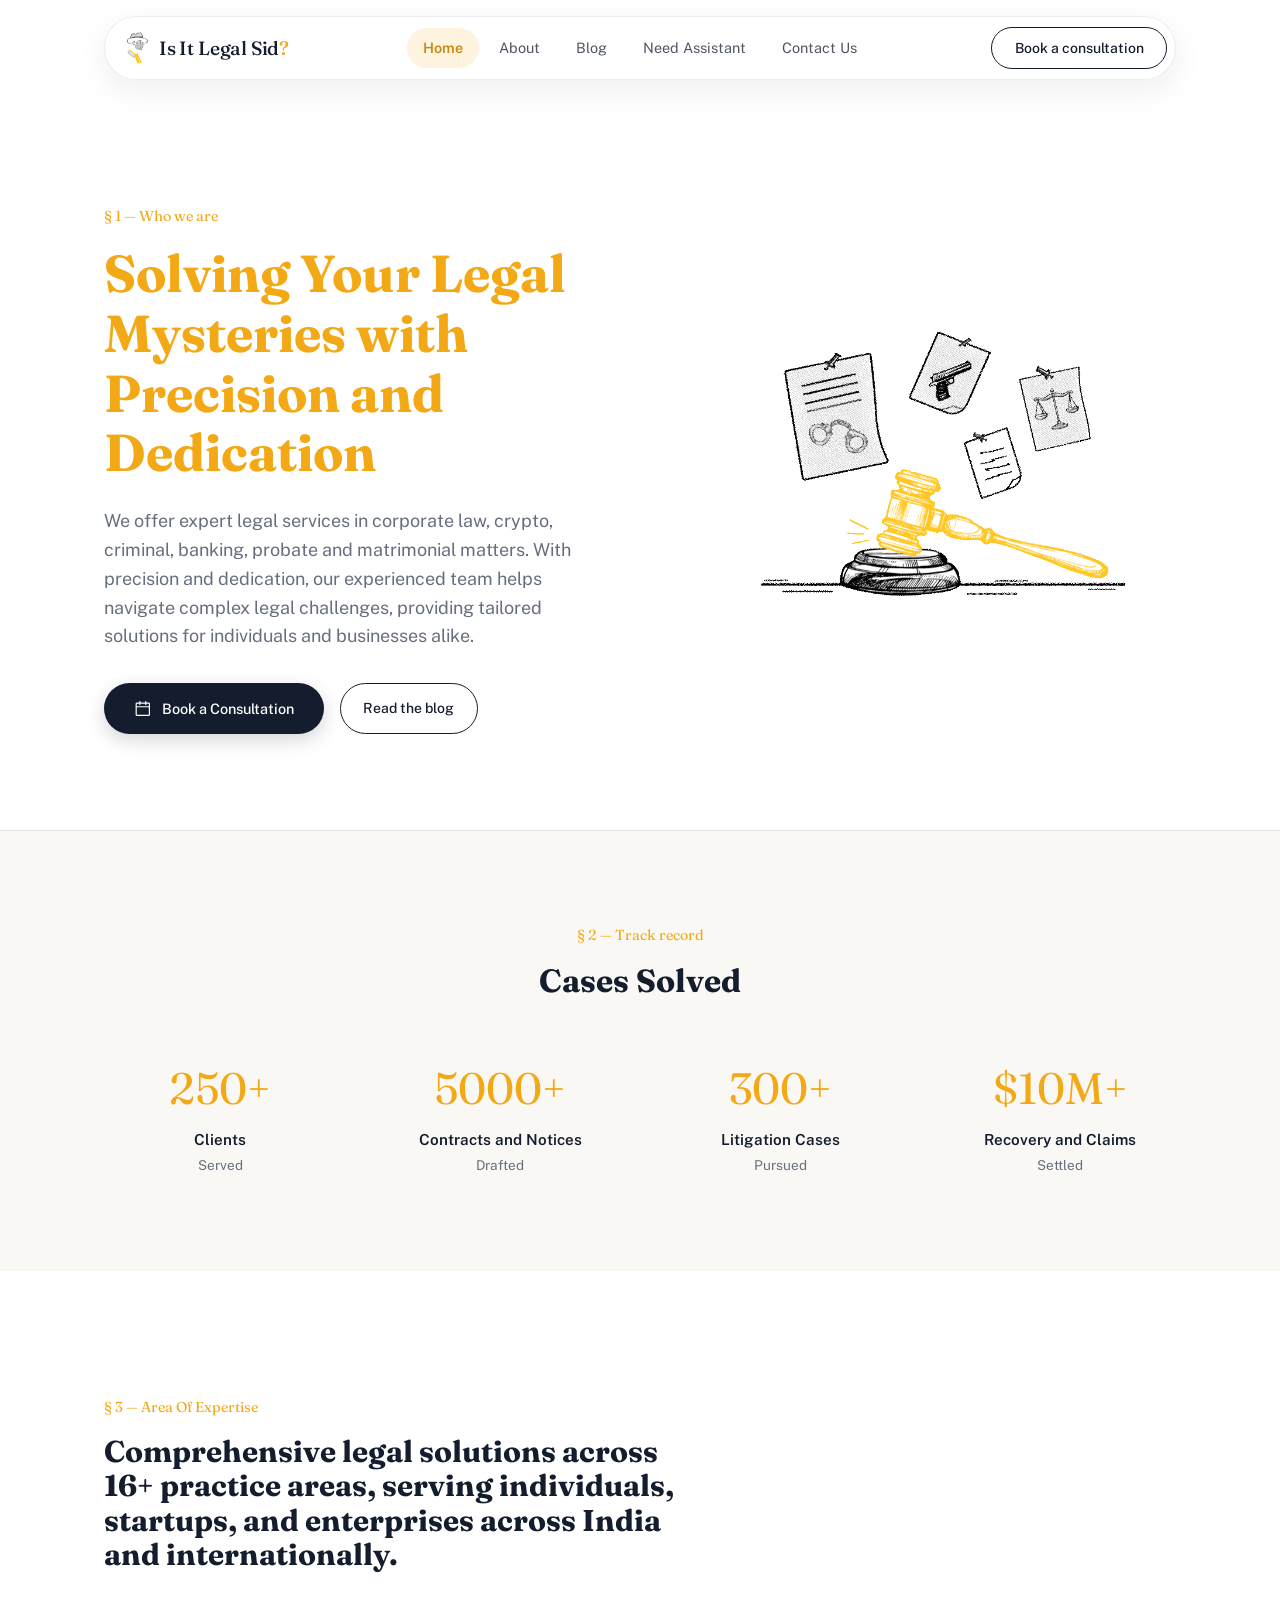
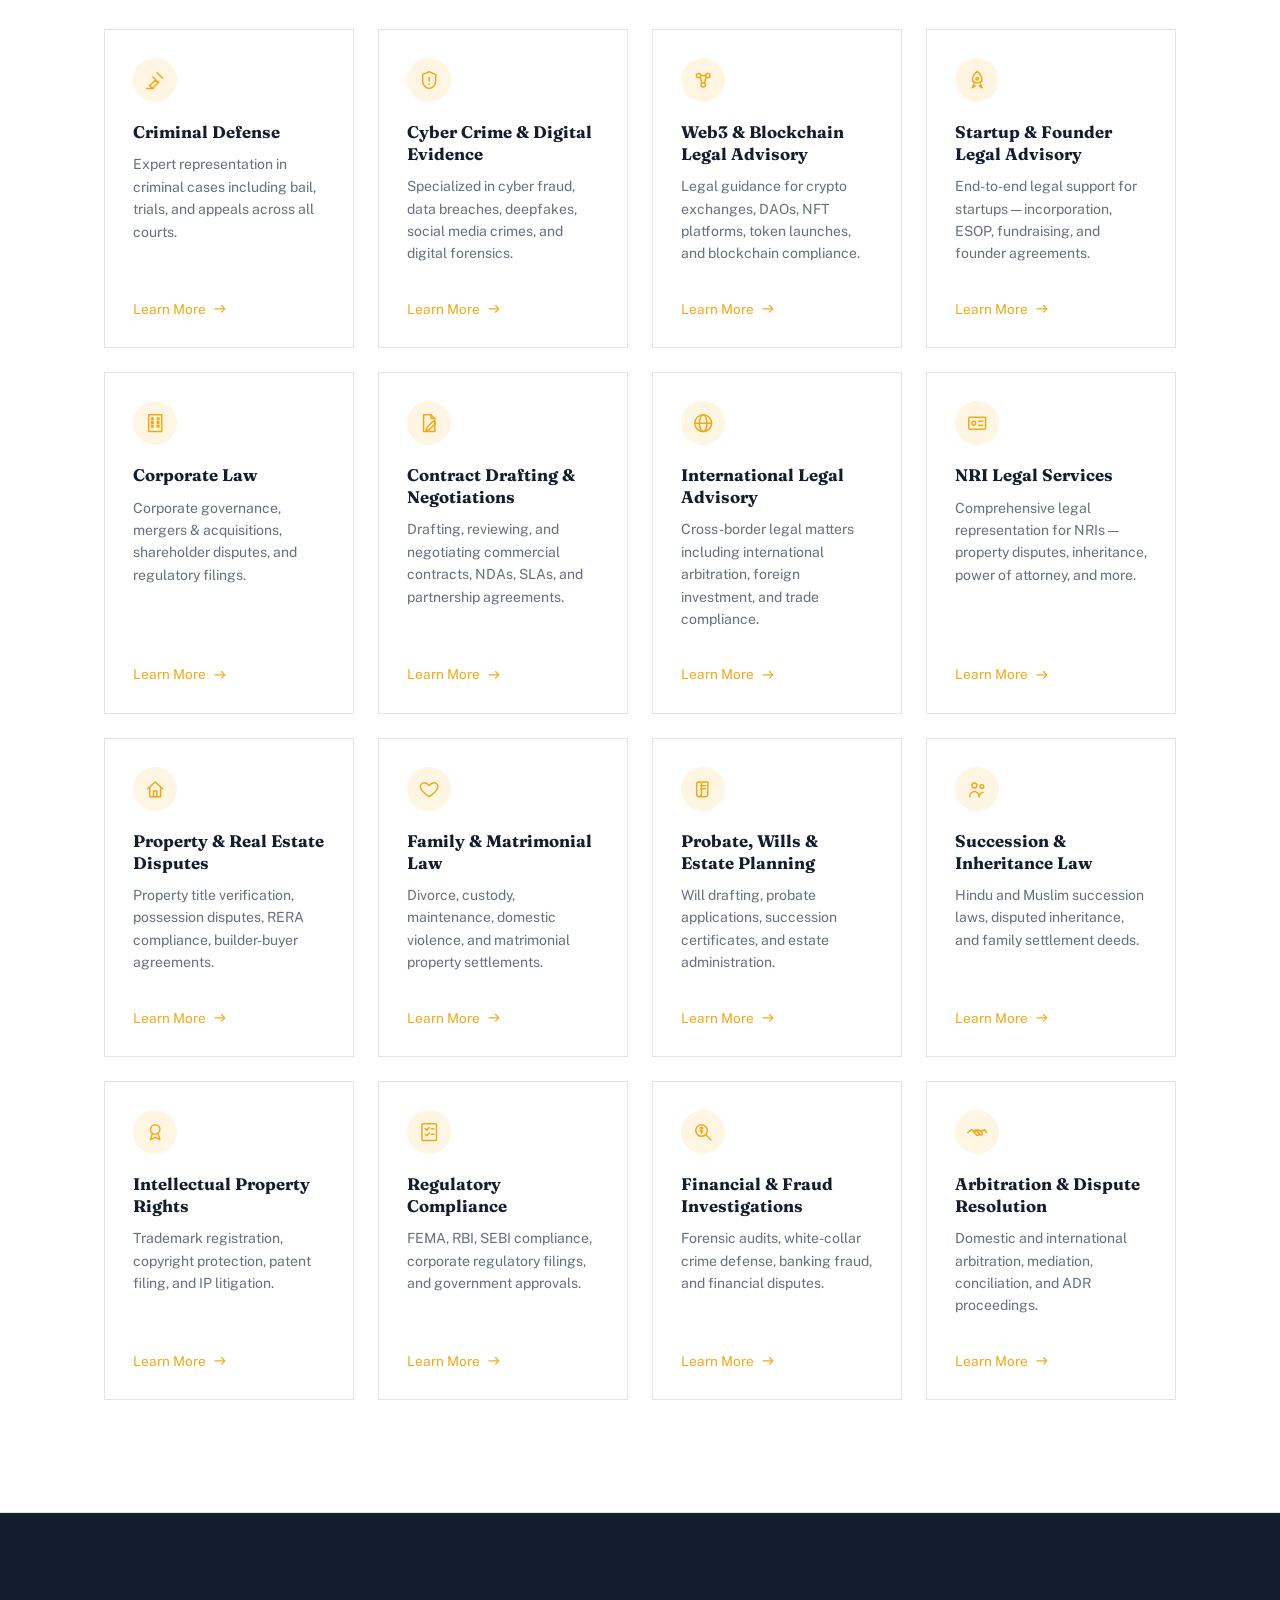
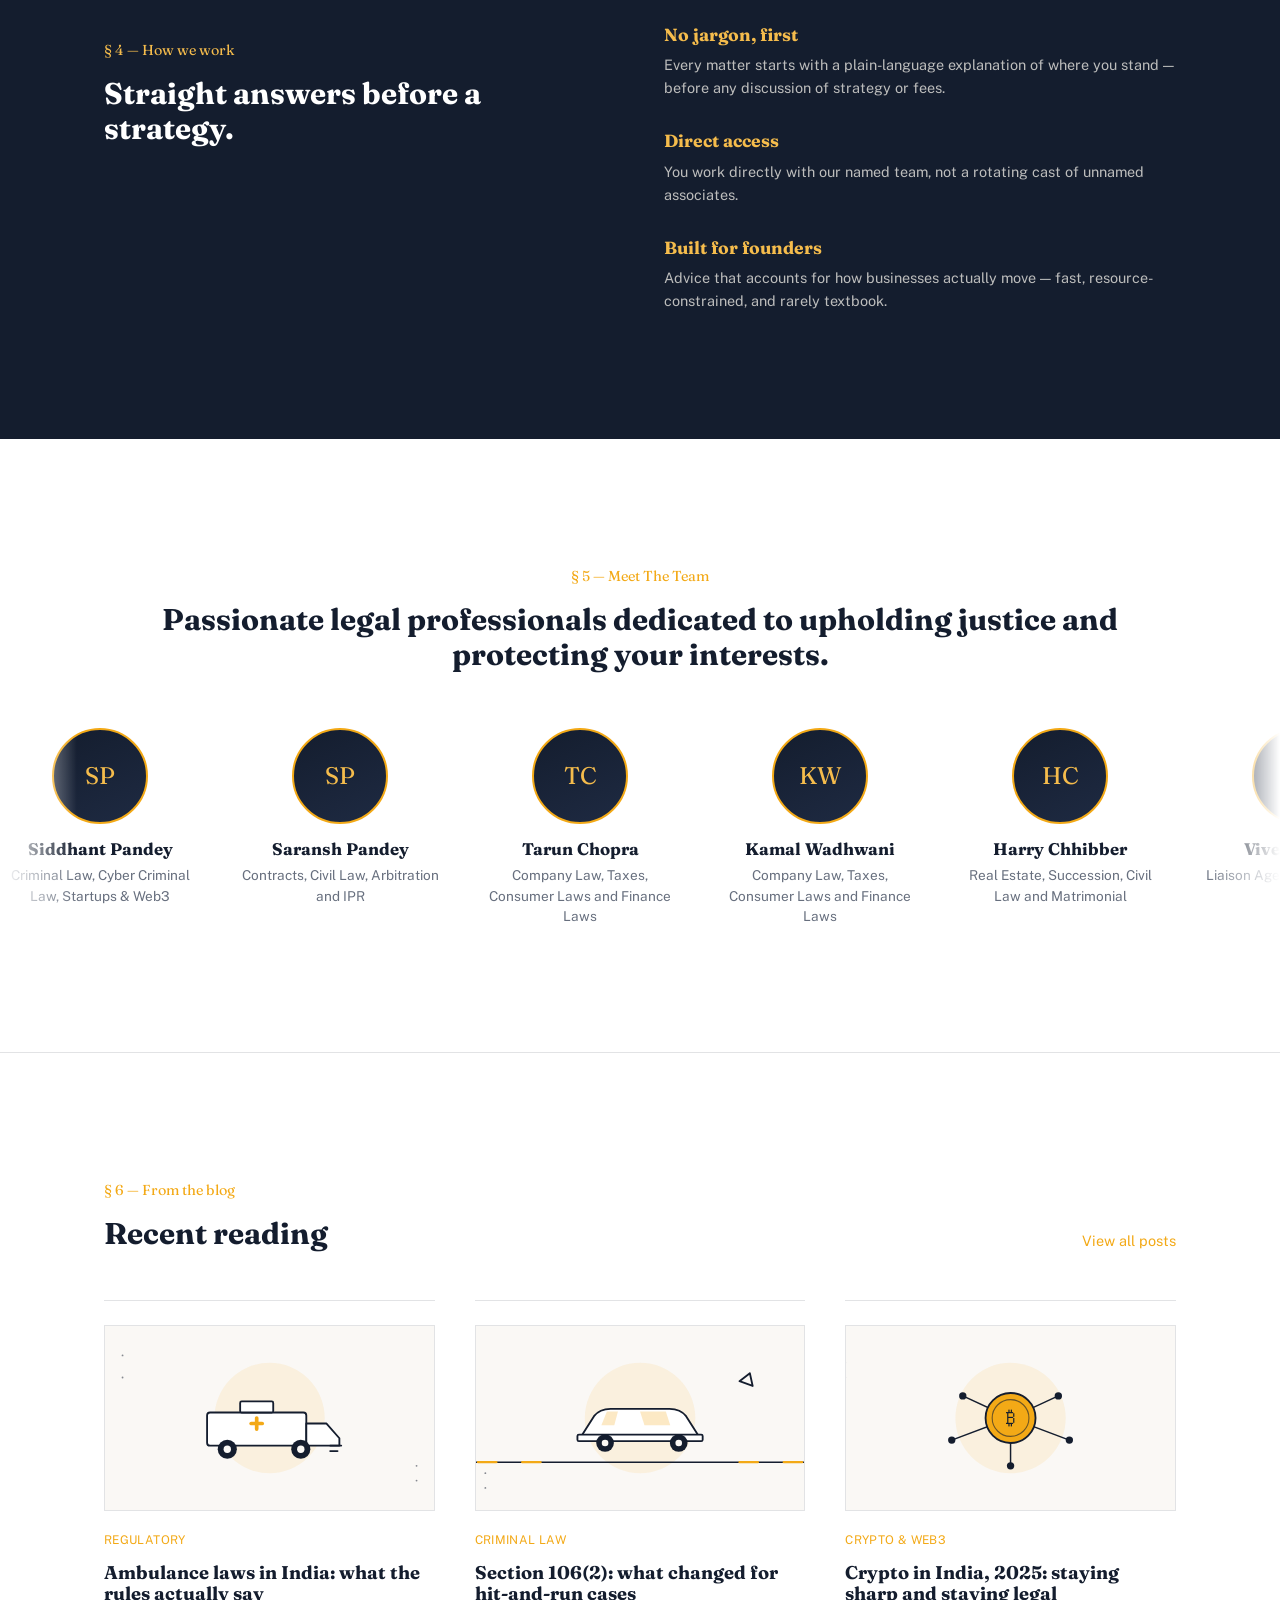
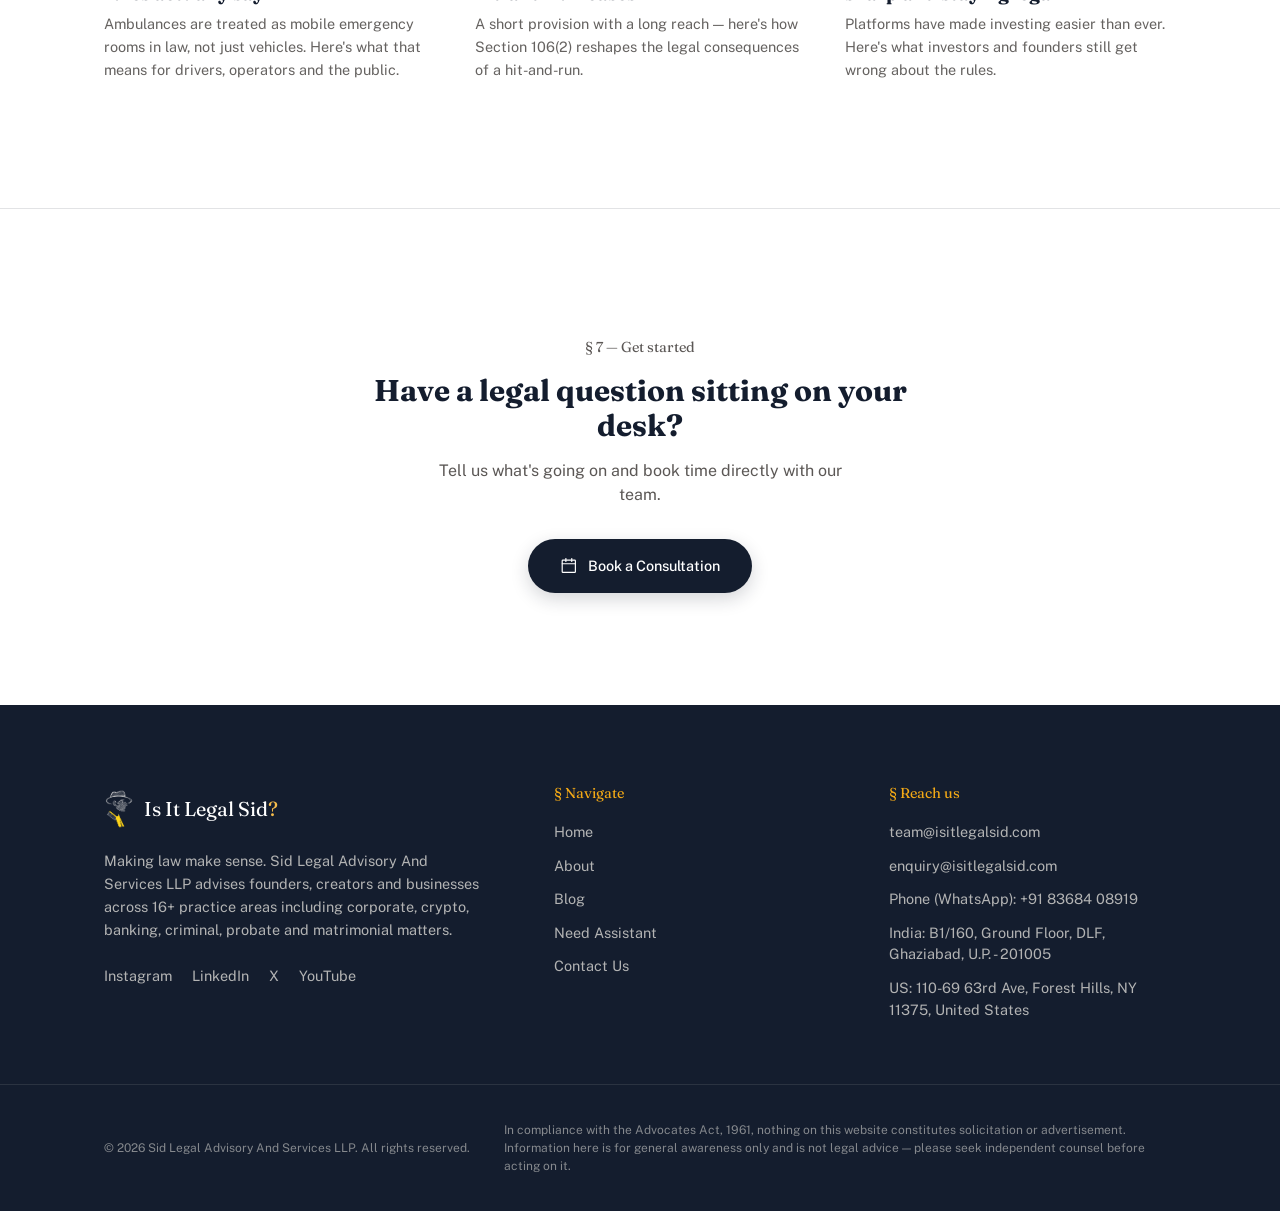
<file: index.html>
<!doctype html>
<html lang="en">
<head>
  <meta charset="UTF-8" />
  <meta name="viewport" content="width=device-width, initial-scale=1.0" />
  <title>Is It Legal Sid? | Expert Legal Services</title>
  <meta name="description" content="Legal advisory for founders, creators and businesses — corporate, crypto, banking, criminal, probate and matrimonial matters across 16+ practice areas. Straight answers, no jargon." />
  <link rel="canonical" href="https://www.isitlegalsid.com/" />

  <meta property="og:type" content="website" />
  <meta property="og:url" content="https://www.isitlegalsid.com/" />
  <meta property="og:site_name" content="Is It Legal Sid?" />
  <meta property="og:title" content="Is It Legal Sid? | Expert Legal Services" />
  <meta property="og:description" content="Legal advisory for founders, creators and businesses — corporate, crypto, banking, criminal, probate and matrimonial matters across 16+ practice areas. Straight answers, no jargon." />
  <meta property="og:image" content="https://www.isitlegalsid.com/images/og-image.png" />

  <meta name="twitter:card" content="summary_large_image" />
  <meta name="twitter:title" content="Is It Legal Sid? | Expert Legal Services" />
  <meta name="twitter:description" content="Legal advisory for founders, creators and businesses — corporate, crypto, banking, criminal, probate and matrimonial matters across 16+ practice areas. Straight answers, no jargon." />
  <meta name="twitter:image" content="https://www.isitlegalsid.com/images/og-image.png" />

  <meta name="robots" content="index, follow, max-image-preview:large, max-snippet:-1, max-video-preview:-1" />

  <link rel="icon" href="/images/favicon.png" type="image/png" />
  <link rel="apple-touch-icon" href="/images/logo-mark-512.png" />
  <link rel="preconnect" href="https://fonts.googleapis.com" />
  <link rel="preconnect" href="https://fonts.gstatic.com" crossorigin />
  <link href="https://fonts.googleapis.com/css2?family=Fraunces:opsz,wght@9..144,400;9..144,500;9..144,600;9..144,700&family=Public+Sans:wght@400;500;600&display=swap" rel="stylesheet" />
  <link rel="stylesheet" href="/css/style.css" />

</head>
<body>
  <a class="skip-link" href="#main-content">Skip to content</a>

  <header class="site-header">
    <div class="container">
      <div class="nav-shell">
        <a href="/" class="logo">
          <img src="/images/logo-mark.png" alt="Is It Legal Sid? logo" width="34" height="45" />
          <span>Is It Legal Sid<span class="mark">?</span></span>
        </a>

        <nav class="nav-primary" aria-label="Primary">
          <a href="/" data-nav-link>Home</a>
          <a href="/about/" data-nav-link>About</a>
          <a href="/blog/" data-nav-link>Blog</a>
          <a href="/need-assistant/" data-nav-link>Need Assistant</a>
          <a href="/contact/" data-nav-link>Contact Us</a>
        </nav>

        <a href="/need-assistant/" class="btn-outline header-cta">Book a consultation</a>

        <div class="mobile-nav" aria-label="Mobile menu">
          <button type="button" class="mobile-nav-toggle" aria-label="Toggle menu" aria-expanded="false" aria-controls="mobile-nav-panel">
            <span></span>
            <span></span>
            <span></span>
          </button>
          <nav id="mobile-nav-panel" class="mobile-nav-panel" aria-label="Mobile navigation">
            <a href="/">Home</a>
            <a href="/about/">About</a>
            <a href="/blog/">Blog</a>
            <a href="/need-assistant/">Need Assistant</a>
            <a href="/contact/">Contact Us</a>
            <a href="/need-assistant/" class="btn-outline">Book a consultation</a>
          </nav>
        </div>
      </div>
    </div>
  </header>

  <main id="main-content">
    <!-- Hero -->
    <section class="section hero">
      <div class="container">
        <div>
          <p class="clause-mark">§ 1 &mdash; Who we are</p>
          <h1>Solving Your Legal Mysteries with Precision and Dedication</h1>
          <p class="lede">We offer expert legal services in corporate law, crypto, criminal, banking, probate and matrimonial matters. With precision and dedication, our experienced team helps navigate complex legal challenges, providing tailored solutions for individuals and businesses alike.</p>
          <div class="hero-actions">
            <a href="/need-assistant/" class="btn-solid"><svg viewBox="0 0 24 24" fill="none" stroke="currentColor" stroke-width="1.6" stroke-linecap="round" stroke-linejoin="round" class="btn-icon"><rect x="3" y="4.2" width="18" height="16.8" rx="1"/><line x1="3" y1="9.2" x2="21" y2="9.2"/><line x1="8" y1="2" x2="8" y2="6"/><line x1="16" y1="2" x2="16" y2="6"/></svg> Book a Consultation</a>
            <a href="/blog/" class="btn-outline">Read the blog</a>
          </div>
        </div>

        <img src="/images/hero-animation-CqF1d9Hk.gif" alt="Animated legal consultation illustration" class="hero-illustration" />
      </div>
    </section>

    <!-- Cases Solved -->
    <section class="cases-solved">
      <div class="container">
        <p class="clause-mark">§ 2 &mdash; Track record</p>
        <h2 class="eyebrow-space">Cases Solved</h2>
        <dl class="cases-grid">
          <div>
            <dt>250+</dt>
            <dd><span class="label-main">Clients</span><span class="label-sub">Served</span></dd>
          </div>
          <div>
            <dt>5000+</dt>
            <dd><span class="label-main">Contracts and Notices</span><span class="label-sub">Drafted</span></dd>
          </div>
          <div>
            <dt>300+</dt>
            <dd><span class="label-main">Litigation Cases</span><span class="label-sub">Pursued</span></dd>
          </div>
          <div>
            <dt>$10M+</dt>
            <dd><span class="label-main">Recovery and Claims</span><span class="label-sub">Settled</span></dd>
          </div>
        </dl>
      </div>
    </section>

    <!-- Area of Expertise -->
    <section class="section section-pad">
      <div class="container">
        <p class="clause-mark">§ 3 &mdash; Area Of Expertise</p>
        <h2 class="eyebrow-space" style="max-width:36rem;font-size:1.875rem;">Comprehensive legal solutions across 16+ practice areas, serving individuals, startups, and enterprises across India and internationally.</h2>

        <div class="expertise-grid">
          <div class="expertise-card">
            <div class="expertise-icon"><svg viewBox="0 0 24 24" fill="none" stroke="currentColor" stroke-width="1.6" stroke-linecap="round" stroke-linejoin="round"><path d="M14 4l6 6M9.5 8.5l6 6M3 21h7M6 18l6-6 3 3-6 6z"/></svg></div>
            <h3>Criminal Defense</h3>
            <p>Expert representation in criminal cases including bail, trials, and appeals across all courts.</p>
            <a href="/need-assistant/?matter=criminal-defense" class="learn-more">Learn More <svg viewBox="0 0 24 24" fill="none" stroke="currentColor" stroke-width="1.6" stroke-linecap="round" stroke-linejoin="round" class="btn-icon"><line x1="4" y1="12" x2="17" y2="12"/><path d="M13 7.5l4.5 4.5-4.5 4.5"/></svg></a>
          </div>
          <div class="expertise-card">
            <div class="expertise-icon"><svg viewBox="0 0 24 24" fill="none" stroke="currentColor" stroke-width="1.6" stroke-linecap="round" stroke-linejoin="round"><path d="M12 3l7 3v6c0 4.5-3 8-7 9-4-1-7-4.5-7-9V6l7-3z"/><line x1="12" y1="9" x2="12" y2="13"/><circle cx="12" cy="16.3" r="0.9" fill="currentColor" stroke="none"/></svg></div>
            <h3>Cyber Crime &amp; Digital Evidence</h3>
            <p>Specialized in cyber fraud, data breaches, deepfakes, social media crimes, and digital forensics.</p>
            <a href="/need-assistant/?matter=cyber-crime" class="learn-more">Learn More <svg viewBox="0 0 24 24" fill="none" stroke="currentColor" stroke-width="1.6" stroke-linecap="round" stroke-linejoin="round" class="btn-icon"><line x1="4" y1="12" x2="17" y2="12"/><path d="M13 7.5l4.5 4.5-4.5 4.5"/></svg></a>
          </div>
          <div class="expertise-card">
            <div class="expertise-icon"><svg viewBox="0 0 24 24" fill="none" stroke="currentColor" stroke-width="1.6" stroke-linecap="round" stroke-linejoin="round"><circle cx="7" cy="7" r="2.3"/><circle cx="17" cy="7" r="2.3"/><circle cx="12" cy="17" r="2.3"/><line x1="8.9" y1="8.5" x2="10.4" y2="14.9"/><line x1="15.1" y1="8.5" x2="13.6" y2="14.9"/><line x1="9.3" y1="7" x2="14.7" y2="7"/></svg></div>
            <h3>Web3 &amp; Blockchain Legal Advisory</h3>
            <p>Legal guidance for crypto exchanges, DAOs, NFT platforms, token launches, and blockchain compliance.</p>
            <a href="/need-assistant/?matter=web3-blockchain" class="learn-more">Learn More <svg viewBox="0 0 24 24" fill="none" stroke="currentColor" stroke-width="1.6" stroke-linecap="round" stroke-linejoin="round" class="btn-icon"><line x1="4" y1="12" x2="17" y2="12"/><path d="M13 7.5l4.5 4.5-4.5 4.5"/></svg></a>
          </div>
          <div class="expertise-card">
            <div class="expertise-icon"><svg viewBox="0 0 24 24" fill="none" stroke="currentColor" stroke-width="1.6" stroke-linecap="round" stroke-linejoin="round"><path d="M12 2.5c3 2 5 6.3 5 10.2-1 1-2.2 2-5 2s-4-1-5-2c0-3.9 2-8.2 5-10.2z"/><circle cx="12" cy="10.5" r="1.4"/><path d="M9 15l-2.3 5.2 3.3-2.1M15 15l2.3 5.2-3.3-2.1"/></svg></div>
            <h3>Startup &amp; Founder Legal Advisory</h3>
            <p>End-to-end legal support for startups &mdash; incorporation, ESOP, fundraising, and founder agreements.</p>
            <a href="/need-assistant/?matter=startup-founder" class="learn-more">Learn More <svg viewBox="0 0 24 24" fill="none" stroke="currentColor" stroke-width="1.6" stroke-linecap="round" stroke-linejoin="round" class="btn-icon"><line x1="4" y1="12" x2="17" y2="12"/><path d="M13 7.5l4.5 4.5-4.5 4.5"/></svg></a>
          </div>
          <div class="expertise-card">
            <div class="expertise-icon"><svg viewBox="0 0 24 24" fill="none" stroke="currentColor" stroke-width="1.6" stroke-linecap="round" stroke-linejoin="round"><rect x="5" y="3" width="14" height="18"/><rect x="8" y="6.3" width="1.8" height="1.8"/><rect x="14.2" y="6.3" width="1.8" height="1.8"/><rect x="8" y="10.3" width="1.8" height="1.8"/><rect x="14.2" y="10.3" width="1.8" height="1.8"/><rect x="8" y="14.3" width="1.8" height="1.8"/><rect x="14.2" y="14.3" width="1.8" height="1.8"/></svg></div>
            <h3>Corporate Law</h3>
            <p>Corporate governance, mergers &amp; acquisitions, shareholder disputes, and regulatory filings.</p>
            <a href="/need-assistant/?matter=corporate-law" class="learn-more">Learn More <svg viewBox="0 0 24 24" fill="none" stroke="currentColor" stroke-width="1.6" stroke-linecap="round" stroke-linejoin="round" class="btn-icon"><line x1="4" y1="12" x2="17" y2="12"/><path d="M13 7.5l4.5 4.5-4.5 4.5"/></svg></a>
          </div>
          <div class="expertise-card">
            <div class="expertise-icon"><svg viewBox="0 0 24 24" fill="none" stroke="currentColor" stroke-width="1.6" stroke-linecap="round" stroke-linejoin="round"><path d="M6 3h8l4 4v14H6z"/><path d="M14 3v4h4"/><path d="M8.5 20.5L10 16l6.3-6.3 2.5 2.5L12.5 18.5z"/></svg></div>
            <h3>Contract Drafting &amp; Negotiations</h3>
            <p>Drafting, reviewing, and negotiating commercial contracts, NDAs, SLAs, and partnership agreements.</p>
            <a href="/need-assistant/?matter=contract-drafting" class="learn-more">Learn More <svg viewBox="0 0 24 24" fill="none" stroke="currentColor" stroke-width="1.6" stroke-linecap="round" stroke-linejoin="round" class="btn-icon"><line x1="4" y1="12" x2="17" y2="12"/><path d="M13 7.5l4.5 4.5-4.5 4.5"/></svg></a>
          </div>
          <div class="expertise-card">
            <div class="expertise-icon"><svg viewBox="0 0 24 24" fill="none" stroke="currentColor" stroke-width="1.6" stroke-linecap="round" stroke-linejoin="round"><circle cx="12" cy="12" r="9"/><ellipse cx="12" cy="12" rx="4" ry="9"/><line x1="3" y1="12" x2="21" y2="12"/></svg></div>
            <h3>International Legal Advisory</h3>
            <p>Cross-border legal matters including international arbitration, foreign investment, and trade compliance.</p>
            <a href="/need-assistant/?matter=international-legal" class="learn-more">Learn More <svg viewBox="0 0 24 24" fill="none" stroke="currentColor" stroke-width="1.6" stroke-linecap="round" stroke-linejoin="round" class="btn-icon"><line x1="4" y1="12" x2="17" y2="12"/><path d="M13 7.5l4.5 4.5-4.5 4.5"/></svg></a>
          </div>
          <div class="expertise-card">
            <div class="expertise-icon"><svg viewBox="0 0 24 24" fill="none" stroke="currentColor" stroke-width="1.6" stroke-linecap="round" stroke-linejoin="round"><rect x="3" y="5.5" width="18" height="13" rx="1"/><circle cx="8.3" cy="12" r="2"/><line x1="13.2" y1="9.8" x2="18" y2="9.8"/><line x1="13.2" y1="14.2" x2="18" y2="14.2"/></svg></div>
            <h3>NRI Legal Services</h3>
            <p>Comprehensive legal representation for NRIs &mdash; property disputes, inheritance, power of attorney, and more.</p>
            <a href="/need-assistant/?matter=nri-legal" class="learn-more">Learn More <svg viewBox="0 0 24 24" fill="none" stroke="currentColor" stroke-width="1.6" stroke-linecap="round" stroke-linejoin="round" class="btn-icon"><line x1="4" y1="12" x2="17" y2="12"/><path d="M13 7.5l4.5 4.5-4.5 4.5"/></svg></a>
          </div>
          <div class="expertise-card">
            <div class="expertise-icon"><svg viewBox="0 0 24 24" fill="none" stroke="currentColor" stroke-width="1.6" stroke-linecap="round" stroke-linejoin="round"><path d="M4 11.5l8-7.2 8 7.2"/><path d="M6.2 10.3V20h11.6v-9.7"/><rect x="10.2" y="14" width="3.6" height="6"/></svg></div>
            <h3>Property &amp; Real Estate Disputes</h3>
            <p>Property title verification, possession disputes, RERA compliance, builder-buyer agreements.</p>
            <a href="/need-assistant/?matter=property-real-estate" class="learn-more">Learn More <svg viewBox="0 0 24 24" fill="none" stroke="currentColor" stroke-width="1.6" stroke-linecap="round" stroke-linejoin="round" class="btn-icon"><line x1="4" y1="12" x2="17" y2="12"/><path d="M13 7.5l4.5 4.5-4.5 4.5"/></svg></a>
          </div>
          <div class="expertise-card">
            <div class="expertise-icon"><svg viewBox="0 0 24 24" fill="none" stroke="currentColor" stroke-width="1.6" stroke-linecap="round" stroke-linejoin="round"><path d="M12 20s-7-4.5-9-9c-1.3-3 1-6 4-6 2 0 3.5 1.3 5 3 1.5-1.7 3-3 5-3 3 0 5.3 3 4 6-2 4.5-9 9-9 9z"/></svg></div>
            <h3>Family &amp; Matrimonial Law</h3>
            <p>Divorce, custody, maintenance, domestic violence, and matrimonial property settlements.</p>
            <a href="/need-assistant/?matter=family-matrimonial" class="learn-more">Learn More <svg viewBox="0 0 24 24" fill="none" stroke="currentColor" stroke-width="1.6" stroke-linecap="round" stroke-linejoin="round" class="btn-icon"><line x1="4" y1="12" x2="17" y2="12"/><path d="M13 7.5l4.5 4.5-4.5 4.5"/></svg></a>
          </div>
          <div class="expertise-card">
            <div class="expertise-icon"><svg viewBox="0 0 24 24" fill="none" stroke="currentColor" stroke-width="1.6" stroke-linecap="round" stroke-linejoin="round"><path d="M7 4.2h10v12.6a3.2 3.2 0 01-3.2 3.2H7a3.2 3.2 0 003.2-3.2V4.2z"/><path d="M7 4.2a2 2 0 00-2 2v10.6a3.2 3.2 0 003.2 3.2"/><line x1="9.2" y1="8.4" x2="14.6" y2="8.4"/><line x1="9.2" y1="11.6" x2="14.6" y2="11.6"/></svg></div>
            <h3>Probate, Wills &amp; Estate Planning</h3>
            <p>Will drafting, probate applications, succession certificates, and estate administration.</p>
            <a href="/need-assistant/?matter=probate-wills" class="learn-more">Learn More <svg viewBox="0 0 24 24" fill="none" stroke="currentColor" stroke-width="1.6" stroke-linecap="round" stroke-linejoin="round" class="btn-icon"><line x1="4" y1="12" x2="17" y2="12"/><path d="M13 7.5l4.5 4.5-4.5 4.5"/></svg></a>
          </div>
          <div class="expertise-card">
            <div class="expertise-icon"><svg viewBox="0 0 24 24" fill="none" stroke="currentColor" stroke-width="1.6" stroke-linecap="round" stroke-linejoin="round"><circle cx="9" cy="8" r="2.6"/><circle cx="17" cy="9.2" r="2"/><path d="M4 20c0-3.1 2.4-5.4 5-5.4s5 2.3 5 5.4"/><path d="M14.2 20c0-2.3 1.6-4.2 4-4.5"/></svg></div>
            <h3>Succession &amp; Inheritance Law</h3>
            <p>Hindu and Muslim succession laws, disputed inheritance, and family settlement deeds.</p>
            <a href="/need-assistant/?matter=succession-inheritance" class="learn-more">Learn More <svg viewBox="0 0 24 24" fill="none" stroke="currentColor" stroke-width="1.6" stroke-linecap="round" stroke-linejoin="round" class="btn-icon"><line x1="4" y1="12" x2="17" y2="12"/><path d="M13 7.5l4.5 4.5-4.5 4.5"/></svg></a>
          </div>
          <div class="expertise-card">
            <div class="expertise-icon"><svg viewBox="0 0 24 24" fill="none" stroke="currentColor" stroke-width="1.6" stroke-linecap="round" stroke-linejoin="round"><circle cx="12" cy="9" r="5"/><path d="M9 13.2l-2 6.8 5-2.5 5 2.5-2-6.8"/></svg></div>
            <h3>Intellectual Property Rights</h3>
            <p>Trademark registration, copyright protection, patent filing, and IP litigation.</p>
            <a href="/need-assistant/?matter=intellectual-property" class="learn-more">Learn More <svg viewBox="0 0 24 24" fill="none" stroke="currentColor" stroke-width="1.6" stroke-linecap="round" stroke-linejoin="round" class="btn-icon"><line x1="4" y1="12" x2="17" y2="12"/><path d="M13 7.5l4.5 4.5-4.5 4.5"/></svg></a>
          </div>
          <div class="expertise-card">
            <div class="expertise-icon"><svg viewBox="0 0 24 24" fill="none" stroke="currentColor" stroke-width="1.6" stroke-linecap="round" stroke-linejoin="round"><rect x="4.2" y="3" width="15.6" height="18" rx="1"/><path d="M7.8 8.2l1.6 1.6L12.2 7"/><line x1="14.2" y1="8.2" x2="17" y2="8.2"/><path d="M7.8 14.2l1.6 1.6 2.8-2.8"/><line x1="14.2" y1="14.2" x2="17" y2="14.2"/></svg></div>
            <h3>Regulatory Compliance</h3>
            <p>FEMA, RBI, SEBI compliance, corporate regulatory filings, and government approvals.</p>
            <a href="/need-assistant/?matter=regulatory-compliance" class="learn-more">Learn More <svg viewBox="0 0 24 24" fill="none" stroke="currentColor" stroke-width="1.6" stroke-linecap="round" stroke-linejoin="round" class="btn-icon"><line x1="4" y1="12" x2="17" y2="12"/><path d="M13 7.5l4.5 4.5-4.5 4.5"/></svg></a>
          </div>
          <div class="expertise-card">
            <div class="expertise-icon"><svg viewBox="0 0 24 24" fill="none" stroke="currentColor" stroke-width="1.6" stroke-linecap="round" stroke-linejoin="round"><circle cx="10.2" cy="10.2" r="6.2"/><line x1="14.8" y1="14.8" x2="20.2" y2="20.2"/><path d="M10.2 7v6.4M8.6 8c0-.9.7-1.4 1.6-1.4s1.6.5 1.6 1.3c0 1.7-3.2 1-3.2 2.8 0 .8.7 1.3 1.6 1.3s1.6-.5 1.6-1.4" stroke-width="1.2"/></svg></div>
            <h3>Financial &amp; Fraud Investigations</h3>
            <p>Forensic audits, white-collar crime defense, banking fraud, and financial disputes.</p>
            <a href="/need-assistant/?matter=financial-fraud" class="learn-more">Learn More <svg viewBox="0 0 24 24" fill="none" stroke="currentColor" stroke-width="1.6" stroke-linecap="round" stroke-linejoin="round" class="btn-icon"><line x1="4" y1="12" x2="17" y2="12"/><path d="M13 7.5l4.5 4.5-4.5 4.5"/></svg></a>
          </div>
          <div class="expertise-card">
            <div class="expertise-icon"><svg viewBox="0 0 24 24" fill="none" stroke="currentColor" stroke-width="1.6" stroke-linecap="round" stroke-linejoin="round"><path d="M2 12.3l4-3 4 2 3-2 3 2 4-2 2 3"/><path d="M8 11.3l3.2 3.6a1.4 1.4 0 002 0l.3-.3a1.4 1.4 0 000-2L10.2 9.3"/><path d="M13.2 12.3l2 2.4a1.4 1.4 0 002 0 1.4 1.4 0 000-2l-2.4-2.5"/></svg></div>
            <h3>Arbitration &amp; Dispute Resolution</h3>
            <p>Domestic and international arbitration, mediation, conciliation, and ADR proceedings.</p>
            <a href="/need-assistant/?matter=arbitration-dispute" class="learn-more">Learn More <svg viewBox="0 0 24 24" fill="none" stroke="currentColor" stroke-width="1.6" stroke-linecap="round" stroke-linejoin="round" class="btn-icon"><line x1="4" y1="12" x2="17" y2="12"/><path d="M13 7.5l4.5 4.5-4.5 4.5"/></svg></a>
          </div>
        </div>
      </div>
    </section>

    <!-- Approach -->
    <section class="section approach">
      <div class="container">
        <div>
          <p class="clause-mark" style="color:var(--color-brass-light);">§ 4 &mdash; How we work</p>
          <h2 style="color:var(--color-paper);margin-top:1rem;font-size:1.875rem;">Straight answers before a strategy.</h2>
        </div>
        <div>
          <div class="approach-item">
            <h3>No jargon, first</h3>
            <p>Every matter starts with a plain-language explanation of where you stand &mdash; before any discussion of strategy or fees.</p>
          </div>
          <div class="approach-item">
            <h3>Direct access</h3>
            <p>You work directly with our named team, not a rotating cast of unnamed associates.</p>
          </div>
          <div class="approach-item">
            <h3>Built for founders</h3>
            <p>Advice that accounts for how businesses actually move &mdash; fast, resource-constrained, and rarely textbook.</p>
          </div>
        </div>
      </div>
    </section>

    <!-- Meet the Team -->
    <section class="section section-pad">
      <div class="container text-center">
        <p class="clause-mark">§ 5 &mdash; Meet The Team</p>
        <h2 class="eyebrow-space" style="font-size:1.875rem;">Passionate legal professionals dedicated to upholding justice and protecting your interests.</h2>
      </div>

      <div class="team-marquee">
        <div class="team-track">
          <div class="team-card">
            <div class="team-avatar">SP</div>
            <h3>Siddhant Pandey</h3>
            <p>Criminal Law, Cyber Criminal Law, Startups &amp; Web3</p>
          </div>
          <div class="team-card">
            <div class="team-avatar">SP</div>
            <h3>Saransh Pandey</h3>
            <p>Contracts, Civil Law, Arbitration and IPR</p>
          </div>
          <div class="team-card">
            <div class="team-avatar">TC</div>
            <h3>Tarun Chopra</h3>
            <p>Company Law, Taxes, Consumer Laws and Finance Laws</p>
          </div>
          <div class="team-card">
            <div class="team-avatar">KW</div>
            <h3>Kamal Wadhwani</h3>
            <p>Company Law, Taxes, Consumer Laws and Finance Laws</p>
          </div>
          <div class="team-card">
            <div class="team-avatar">HC</div>
            <h3>Harry Chhibber</h3>
            <p>Real Estate, Succession, Civil Law and Matrimonial</p>
          </div>
          <div class="team-card">
            <div class="team-avatar">VT</div>
            <h3>Vivek Thapar</h3>
            <p>Liaison Agent and Para-Legal Head</p>
          </div>
          <div class="team-card">
            <div class="team-avatar">SS</div>
            <h3>Shivang Srivastava</h3>
            <p>Business Consultant</p>
          </div>
          <div class="team-card">
            <div class="team-avatar">YP</div>
            <h3>Yashvendra Pandey</h3>
            <p>Advocate</p>
          </div>
          <div class="team-card">
            <div class="team-avatar">YB</div>
            <h3>Yash Batra</h3>
            <p>Operations</p>
          </div>
          <div class="team-card">
            <div class="team-avatar">SP</div>
            <h3>Siddhant Pandey</h3>
            <p>Criminal Law, Cyber Criminal Law, Startups &amp; Web3</p>
          </div>
          <div class="team-card">
            <div class="team-avatar">SP</div>
            <h3>Saransh Pandey</h3>
            <p>Contracts, Civil Law, Arbitration and IPR</p>
          </div>
          <div class="team-card">
            <div class="team-avatar">TC</div>
            <h3>Tarun Chopra</h3>
            <p>Company Law, Taxes, Consumer Laws and Finance Laws</p>
          </div>
          <div class="team-card">
            <div class="team-avatar">KW</div>
            <h3>Kamal Wadhwani</h3>
            <p>Company Law, Taxes, Consumer Laws and Finance Laws</p>
          </div>
          <div class="team-card">
            <div class="team-avatar">HC</div>
            <h3>Harry Chhibber</h3>
            <p>Real Estate, Succession, Civil Law and Matrimonial</p>
          </div>
          <div class="team-card">
            <div class="team-avatar">VT</div>
            <h3>Vivek Thapar</h3>
            <p>Liaison Agent and Para-Legal Head</p>
          </div>
          <div class="team-card">
            <div class="team-avatar">SS</div>
            <h3>Shivang Srivastava</h3>
            <p>Business Consultant</p>
          </div>
          <div class="team-card">
            <div class="team-avatar">YP</div>
            <h3>Yashvendra Pandey</h3>
            <p>Advocate</p>
          </div>
          <div class="team-card">
            <div class="team-avatar">YB</div>
            <h3>Yash Batra</h3>
            <p>Operations</p>
          </div>
        </div>
      </div>
    </section>

    <!-- Recent posts -->
    <section class="section section-pad">
      <div class="container">
        <div class="section-heading-row">
          <div>
            <p class="clause-mark">§ 6 &mdash; From the blog</p>
            <h2 class="eyebrow-space" style="font-size:1.875rem;">Recent reading</h2>
          </div>
          <a href="/blog/" class="link-brass" style="font-size:0.9rem;">View all posts</a>
        </div>

        <div class="post-grid">
          <a href="/blog/ambulance-laws-in-india-explained/" class="post-card">
            <img src="/images/blog-ambulance.svg" alt="" class="post-thumb" loading="lazy" />
            <p class="category">Regulatory</p>
            <h3>Ambulance laws in India: what the rules actually say</h3>
            <p>Ambulances are treated as mobile emergency rooms in law, not just vehicles. Here's what that means for drivers, operators and the public.</p>
          </a>
          <a href="/blog/hit-and-run-section-106-2-explained/" class="post-card">
            <img src="/images/blog-hitandrun.svg" alt="" class="post-thumb" loading="lazy" />
            <p class="category">Criminal Law</p>
            <h3>Section 106(2): what changed for hit-and-run cases</h3>
            <p>A short provision with a long reach — here's how Section 106(2) reshapes the legal consequences of a hit-and-run.</p>
          </a>
          <a href="/blog/crypto-taxation-india-2025/" class="post-card">
            <img src="/images/blog-crypto.svg" alt="" class="post-thumb" loading="lazy" />
            <p class="category">Crypto &amp; Web3</p>
            <h3>Crypto in India, 2025: staying sharp and staying legal</h3>
            <p>Platforms have made investing easier than ever. Here's what investors and founders still get wrong about the rules.</p>
          </a>
        </div>
      </div>
    </section>

    <!-- CTA -->
    <section class="cta-section">
      <div class="container">
        <p class="clause-mark">§ 7 &mdash; Get started</p>
        <h2>Have a legal question sitting on your desk?</h2>
        <p>Tell us what's going on and book time directly with our team.</p>
        <a href="/need-assistant/" class="btn-solid"><svg viewBox="0 0 24 24" fill="none" stroke="currentColor" stroke-width="1.6" stroke-linecap="round" stroke-linejoin="round" class="btn-icon"><rect x="3" y="4.2" width="18" height="16.8" rx="1"/><line x1="3" y1="9.2" x2="21" y2="9.2"/><line x1="8" y1="2" x2="8" y2="6"/><line x1="16" y1="2" x2="16" y2="6"/></svg> Book a Consultation</a>
      </div>
    </section>

  </main>

  <footer class="site-footer">
    <div class="container footer-grid">
      <div>
        <p class="footer-logo">
          <img src="/images/logo-mark-light.png" alt="Is It Legal Sid? logo" width="32" height="43" />
          <span class="footer-logo-text">Is It Legal Sid<span style="color:var(--color-brass-light);">?</span></span>
        </p>
        <p class="footer-desc">Making law make sense. Sid Legal Advisory And Services LLP advises founders, creators and businesses across 16+ practice areas including corporate, crypto, banking, criminal, probate and matrimonial matters.</p>
        <div class="footer-social">
          <a href="https://www.instagram.com/isitlegalsid/">Instagram</a>
          <a href="https://www.linkedin.com/company/is-it-legal-sid">LinkedIn</a>
          <a href="https://x.com/is_it_legal_sid">X</a>
          <a href="https://www.youtube.com/@isitlegalsid">YouTube</a>
        </div>
      </div>

      <div>
        <p class="footer-heading">§ Navigate</p>
        <ul class="footer-list">
          <li><a href="/">Home</a></li>
          <li><a href="/about/">About</a></li>
          <li><a href="/blog/">Blog</a></li>
          <li><a href="/need-assistant/">Need Assistant</a></li>
          <li><a href="/contact/">Contact Us</a></li>
        </ul>
      </div>

      <div>
        <p class="footer-heading">§ Reach us</p>
        <ul class="footer-list">
          <li><a href="mailto:team@isitlegalsid.com">team@isitlegalsid.com</a></li>
          <li><a href="mailto:enquiry@isitlegalsid.com">enquiry@isitlegalsid.com</a></li>
          <li><a href="https://wa.me/918368408919">Phone (WhatsApp): +91 83684 08919</a></li>
          <li>India: B1/160, Ground Floor, DLF, Ghaziabad, U.P. - 201005</li>
          <li>US: 110-69 63rd Ave, Forest Hills, NY 11375, United States</li>
        </ul>
      </div>
    </div>

    <div class="footer-bottom">
      <div class="container">
        <p>© <span data-current-year>2026</span> Sid Legal Advisory And Services LLP. All rights reserved.</p>
        <p>In compliance with the Advocates Act, 1961, nothing on this website constitutes solicitation or advertisement. Information here is for general awareness only and is not legal advice — please seek independent counsel before acting on it.</p>
      </div>
    </div>
  </footer>

  <script src="/js/site-config.js"></script>
  <script src="/js/main.js"></script>
</body>
</html>
</file>
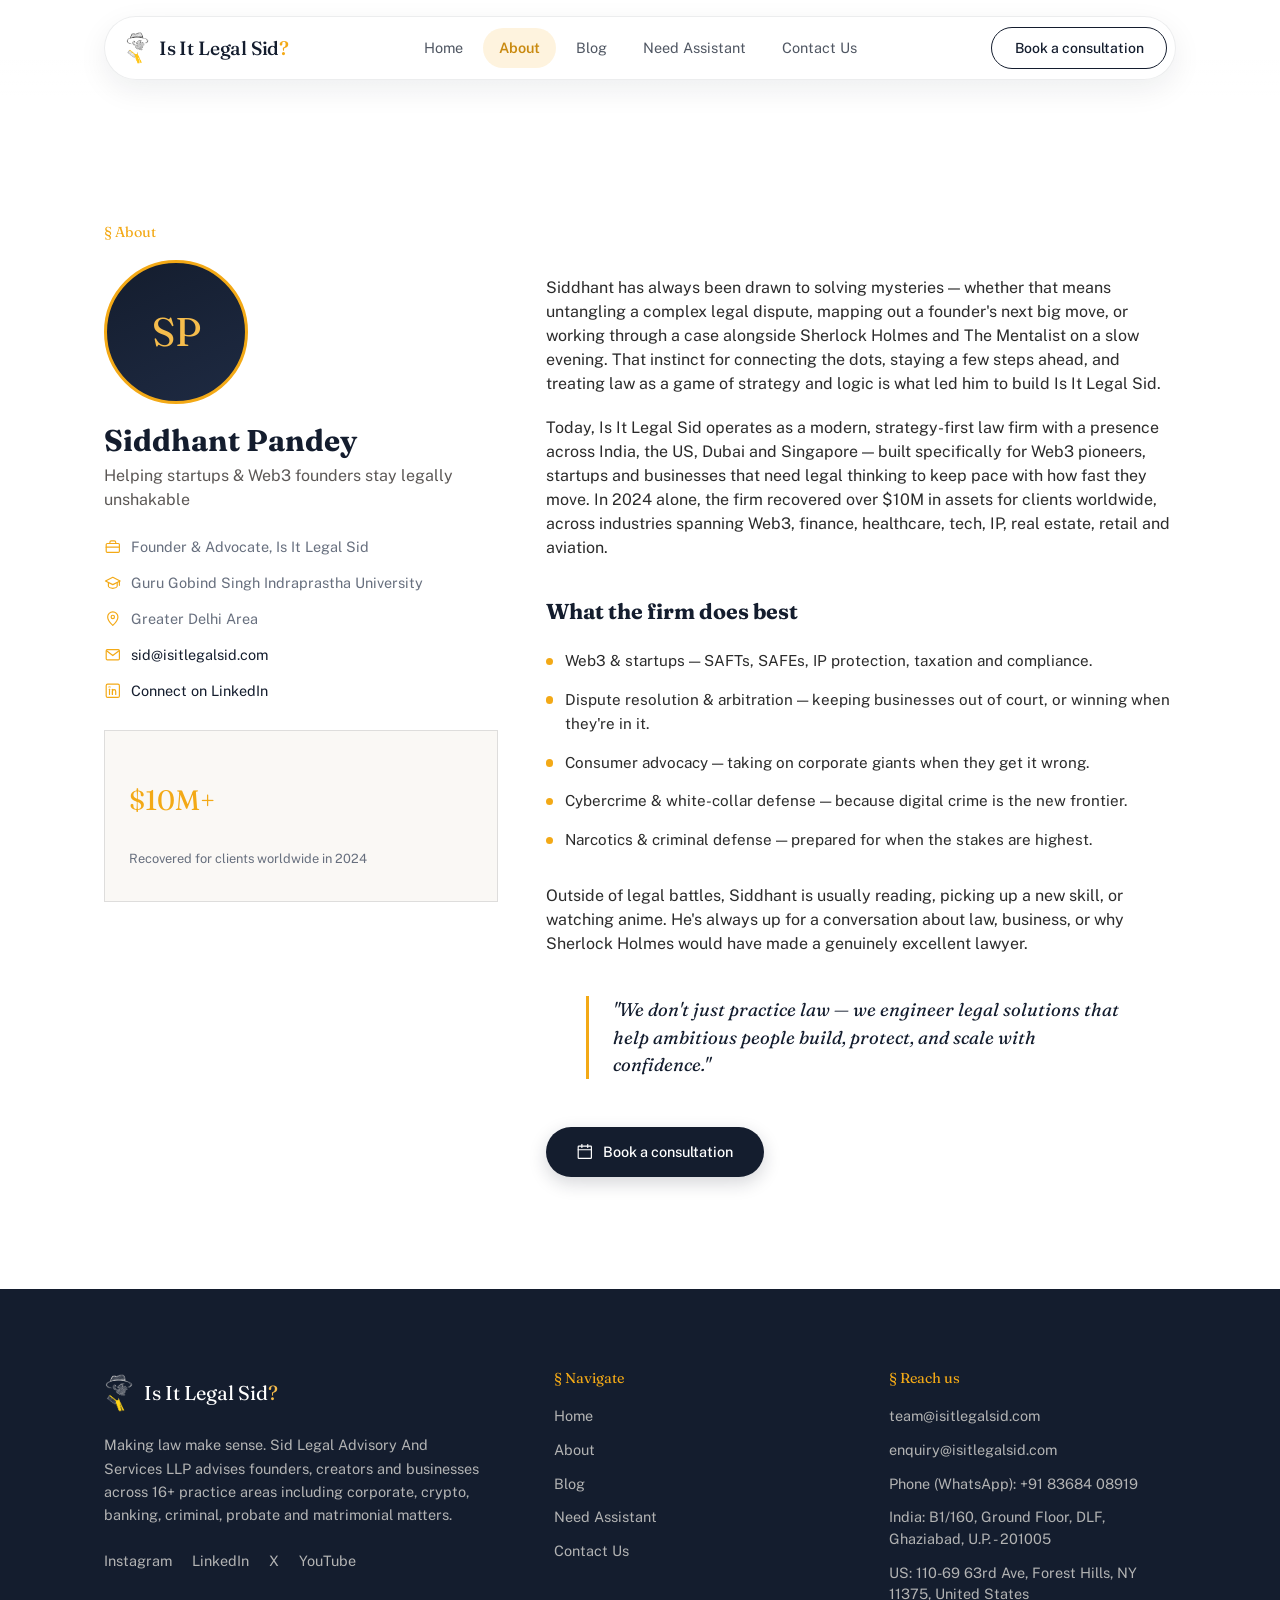
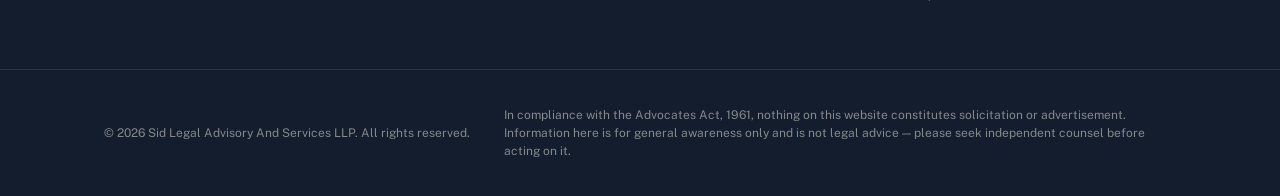
<file: about/index.html>
<!doctype html>
<html lang="en">
<head>
  <meta charset="UTF-8" />
  <meta name="viewport" content="width=device-width, initial-scale=1.0" />
  <title>About Siddhant Pandey | Is It Legal Sid?</title>
  <meta name="description" content="Meet Siddhant Pandey, founder of Is It Legal Sid — advocate for startups, Web3 founders and businesses across India, the US, Dubai and Singapore." />
  <link rel="canonical" href="https://www.isitlegalsid.com/about/" />

  <meta property="og:type" content="website" />
  <meta property="og:url" content="https://www.isitlegalsid.com/about/" />
  <meta property="og:site_name" content="Is It Legal Sid?" />
  <meta property="og:title" content="About Siddhant Pandey | Is It Legal Sid?" />
  <meta property="og:description" content="Meet Siddhant Pandey, founder of Is It Legal Sid — advocate for startups, Web3 founders and businesses across India, the US, Dubai and Singapore." />
  <meta property="og:image" content="https://www.isitlegalsid.com/images/og-image.png" />

  <meta name="twitter:card" content="summary_large_image" />
  <meta name="twitter:title" content="About Siddhant Pandey | Is It Legal Sid?" />
  <meta name="twitter:description" content="Meet Siddhant Pandey, founder of Is It Legal Sid — advocate for startups, Web3 founders and businesses across India, the US, Dubai and Singapore." />
  <meta name="twitter:image" content="https://www.isitlegalsid.com/images/og-image.png" />

  <meta name="robots" content="index, follow, max-image-preview:large, max-snippet:-1, max-video-preview:-1" />

  <link rel="icon" href="/images/favicon.png" type="image/png" />
  <link rel="apple-touch-icon" href="/images/logo-mark-512.png" />
  <link rel="preconnect" href="https://fonts.googleapis.com" />
  <link rel="preconnect" href="https://fonts.gstatic.com" crossorigin />
  <link href="https://fonts.googleapis.com/css2?family=Fraunces:opsz,wght@9..144,400;9..144,500;9..144,600;9..144,700&family=Public+Sans:wght@400;500;600&display=swap" rel="stylesheet" />
  <link rel="stylesheet" href="/css/style.css" />
  <style>
    .about-hero{display:grid;gap:3rem;}
    @media (min-width:768px){.about-hero{grid-template-columns:1fr 1.6fr;align-items:start;}}
    .about-avatar{width:9rem;height:9rem;border-radius:999px;background:linear-gradient(155deg,var(--color-ink) 0%,var(--color-ink-soft) 100%);color:var(--color-brass-light);display:flex;align-items:center;justify-content:center;font-family:var(--font-serif);font-size:2.5rem;border:3px solid var(--color-brass);}
    .about-facts{margin-top:1.5rem;display:flex;flex-direction:column;gap:0.9rem;font-size:0.9rem;}
    .about-facts div{display:flex;align-items:center;gap:0.6rem;color:var(--color-muted);}
    .about-facts svg{width:1.1rem;height:1.1rem;color:var(--color-brass);flex-shrink:0;}
    .about-facts a{color:var(--color-ink);}
    .about-facts a:hover{color:var(--color-brass);}
    .about-stat{margin-top:1.75rem;border:1px solid var(--color-hairline);background:var(--color-paper-dim);padding:1.25rem 1.5rem;}
    .about-stat .num{font-family:var(--font-serif);font-size:1.75rem;color:var(--color-brass);}
    .about-stat .label{font-size:0.8rem;color:var(--color-muted);margin-top:0.15rem;}
    .about-body p + p{margin-top:1.25rem;}
    .about-list{list-style:none;margin:1.5rem 0 0;padding:0;display:grid;gap:0.9rem;}
    .about-list li{display:flex;gap:0.75rem;font-size:0.95rem;line-height:1.6;color:var(--color-charcoal);}
    .about-list .dot{width:0.45rem;height:0.45rem;border-radius:999px;background:var(--color-brass);margin-top:0.55rem;flex-shrink:0;}
    .about-quote{margin-top:2.5rem;border-left:3px solid var(--color-brass);padding-left:1.5rem;font-family:var(--font-serif);font-size:1.15rem;line-height:1.5;color:var(--color-ink);font-style:italic;}
  </style>

</head>
<body>
  <a class="skip-link" href="#main-content">Skip to content</a>

  <header class="site-header">
    <div class="container">
      <div class="nav-shell">
        <a href="/" class="logo">
          <img src="/images/logo-mark.png" alt="Is It Legal Sid? logo" width="34" height="45" />
          <span>Is It Legal Sid<span class="mark">?</span></span>
        </a>

        <nav class="nav-primary" aria-label="Primary">
          <a href="/" data-nav-link>Home</a>
          <a href="/about/" data-nav-link>About</a>
          <a href="/blog/" data-nav-link>Blog</a>
          <a href="/need-assistant/" data-nav-link>Need Assistant</a>
          <a href="/contact/" data-nav-link>Contact Us</a>
        </nav>

        <a href="/need-assistant/" class="btn-outline header-cta">Book a consultation</a>

        <div class="mobile-nav" aria-label="Mobile menu">
          <button type="button" class="mobile-nav-toggle" aria-label="Toggle menu" aria-expanded="false" aria-controls="mobile-nav-panel">
            <span></span>
            <span></span>
            <span></span>
          </button>
          <nav id="mobile-nav-panel" class="mobile-nav-panel" aria-label="Mobile navigation">
            <a href="/">Home</a>
            <a href="/about/">About</a>
            <a href="/blog/">Blog</a>
            <a href="/need-assistant/">Need Assistant</a>
            <a href="/contact/">Contact Us</a>
            <a href="/need-assistant/" class="btn-outline">Book a consultation</a>
          </nav>
        </div>
      </div>
    </div>
  </header>

  <main id="main-content">
    <div class="container section-pad">
      <p class="clause-mark">§ About</p>
      <div class="about-hero" style="margin-top:1rem;">
        <div>
          <div class="about-avatar">SP</div>
          <h1 style="margin-top:1.25rem;font-size:1.875rem;">Siddhant Pandey</h1>
          <p class="text-muted" style="margin-top:0.35rem;">Helping startups &amp; Web3 founders stay legally unshakable</p>

          <div class="about-facts">
            <div><svg viewBox="0 0 24 24" fill="none" stroke="currentColor" stroke-width="1.6" stroke-linecap="round" stroke-linejoin="round"><rect x="3" y="7.5" width="18" height="12" rx="1.5"/><path d="M8 7.5V6a2 2 0 012-2h4a2 2 0 012 2v1.5"/><line x1="3" y1="12.5" x2="21" y2="12.5"/></svg> Founder &amp; Advocate, Is It Legal Sid</div>
            <div><svg viewBox="0 0 24 24" fill="none" stroke="currentColor" stroke-width="1.6" stroke-linecap="round" stroke-linejoin="round"><path d="M2 9.5l10-5 10 5-10 5-10-5z"/><path d="M6 12v4.5c0 1.4 2.7 3 6 3s6-1.6 6-3V12"/><line x1="21" y1="9.5" x2="21" y2="15.5"/></svg> Guru Gobind Singh Indraprastha University</div>
            <div><svg viewBox="0 0 24 24" fill="none" stroke="currentColor" stroke-width="1.6" stroke-linecap="round" stroke-linejoin="round"><path d="M12 21s7-6.4 7-11.5A7 7 0 105 9.5C5 14.6 12 21 12 21z"/><circle cx="12" cy="9.5" r="2.3"/></svg> Greater Delhi Area</div>
            <div><svg viewBox="0 0 24 24" fill="none" stroke="currentColor" stroke-width="1.6" stroke-linecap="round" stroke-linejoin="round"><rect x="3" y="5" width="18" height="14" rx="1.5"/><path d="M3.5 6.5L12 13l8.5-6.5"/></svg> <a href="mailto:sid@isitlegalsid.com">sid@isitlegalsid.com</a></div>
            <div><svg viewBox="0 0 24 24" fill="none" stroke="currentColor" stroke-width="1.6" stroke-linecap="round" stroke-linejoin="round"><rect x="3" y="3" width="18" height="18" rx="2"/><line x1="7.5" y1="10" x2="7.5" y2="17"/><circle cx="7.5" cy="7" r="0.2" fill="currentColor" stroke="currentColor" stroke-width="2.4"/><path d="M11.5 17v-4.2c0-1.5 1-2.4 2.3-2.4s2.2.9 2.2 2.4V17"/><line x1="11.5" y1="10" x2="11.5" y2="17"/></svg> <a href="https://www.linkedin.com/in/isitlegalsid/">Connect on LinkedIn</a></div>
          </div>

          <div class="about-stat">
            <p class="num">$10M+</p>
            <p class="label">Recovered for clients worldwide in 2024</p>
          </div>
        </div>

        <div class="about-body">
          <p>Siddhant has always been drawn to solving mysteries &mdash; whether that means untangling a complex legal dispute, mapping out a founder's next big move, or working through a case alongside Sherlock Holmes and The Mentalist on a slow evening. That instinct for connecting the dots, staying a few steps ahead, and treating law as a game of strategy and logic is what led him to build Is It Legal Sid.</p>

          <p>Today, Is It Legal Sid operates as a modern, strategy-first law firm with a presence across India, the US, Dubai and Singapore &mdash; built specifically for Web3 pioneers, startups and businesses that need legal thinking to keep pace with how fast they move. In 2024 alone, the firm recovered over $10M in assets for clients worldwide, across industries spanning Web3, finance, healthcare, tech, IP, real estate, retail and aviation.</p>

          <h2 style="margin-top:2.5rem;font-size:1.35rem;">What the firm does best</h2>
          <ul class="about-list">
            <li><span class="dot"></span> Web3 &amp; startups &mdash; SAFTs, SAFEs, IP protection, taxation and compliance.</li>
            <li><span class="dot"></span> Dispute resolution &amp; arbitration &mdash; keeping businesses out of court, or winning when they're in it.</li>
            <li><span class="dot"></span> Consumer advocacy &mdash; taking on corporate giants when they get it wrong.</li>
            <li><span class="dot"></span> Cybercrime &amp; white-collar defense &mdash; because digital crime is the new frontier.</li>
            <li><span class="dot"></span> Narcotics &amp; criminal defense &mdash; prepared for when the stakes are highest.</li>
          </ul>

          <p style="margin-top:2rem;">Outside of legal battles, Siddhant is usually reading, picking up a new skill, or watching anime. He's always up for a conversation about law, business, or why Sherlock Holmes would have made a genuinely excellent lawyer.</p>

          <blockquote class="about-quote">"We don't just practice law &mdash; we engineer legal solutions that help ambitious people build, protect, and scale with confidence."</blockquote>

          <div style="margin-top:3rem;">
            <a href="/need-assistant/" class="btn-solid"><svg viewBox="0 0 24 24" fill="none" stroke="currentColor" stroke-width="1.6" stroke-linecap="round" stroke-linejoin="round" class="btn-icon"><rect x="3" y="4.2" width="18" height="16.8" rx="1"/><line x1="3" y1="9.2" x2="21" y2="9.2"/><line x1="8" y1="2" x2="8" y2="6"/><line x1="16" y1="2" x2="16" y2="6"/></svg> Book a consultation</a>
          </div>
        </div>
      </div>
    </div>

  </main>

  <footer class="site-footer">
    <div class="container footer-grid">
      <div>
        <p class="footer-logo">
          <img src="/images/logo-mark-light.png" alt="Is It Legal Sid? logo" width="32" height="43" />
          <span class="footer-logo-text">Is It Legal Sid<span style="color:var(--color-brass-light);">?</span></span>
        </p>
        <p class="footer-desc">Making law make sense. Sid Legal Advisory And Services LLP advises founders, creators and businesses across 16+ practice areas including corporate, crypto, banking, criminal, probate and matrimonial matters.</p>
        <div class="footer-social">
          <a href="https://www.instagram.com/isitlegalsid/">Instagram</a>
          <a href="https://www.linkedin.com/company/is-it-legal-sid">LinkedIn</a>
          <a href="https://x.com/is_it_legal_sid">X</a>
          <a href="https://www.youtube.com/@isitlegalsid">YouTube</a>
        </div>
      </div>

      <div>
        <p class="footer-heading">§ Navigate</p>
        <ul class="footer-list">
          <li><a href="/">Home</a></li>
          <li><a href="/about/">About</a></li>
          <li><a href="/blog/">Blog</a></li>
          <li><a href="/need-assistant/">Need Assistant</a></li>
          <li><a href="/contact/">Contact Us</a></li>
        </ul>
      </div>

      <div>
        <p class="footer-heading">§ Reach us</p>
        <ul class="footer-list">
          <li><a href="mailto:team@isitlegalsid.com">team@isitlegalsid.com</a></li>
          <li><a href="mailto:enquiry@isitlegalsid.com">enquiry@isitlegalsid.com</a></li>
          <li><a href="https://wa.me/918368408919">Phone (WhatsApp): +91 83684 08919</a></li>
          <li>India: B1/160, Ground Floor, DLF, Ghaziabad, U.P. - 201005</li>
          <li>US: 110-69 63rd Ave, Forest Hills, NY 11375, United States</li>
        </ul>
      </div>
    </div>

    <div class="footer-bottom">
      <div class="container">
        <p>© <span data-current-year>2026</span> Sid Legal Advisory And Services LLP. All rights reserved.</p>
        <p>In compliance with the Advocates Act, 1961, nothing on this website constitutes solicitation or advertisement. Information here is for general awareness only and is not legal advice — please seek independent counsel before acting on it.</p>
      </div>
    </div>
  </footer>

  <script src="/js/site-config.js"></script>
  <script src="/js/main.js"></script>
</body>
</html>
</file>
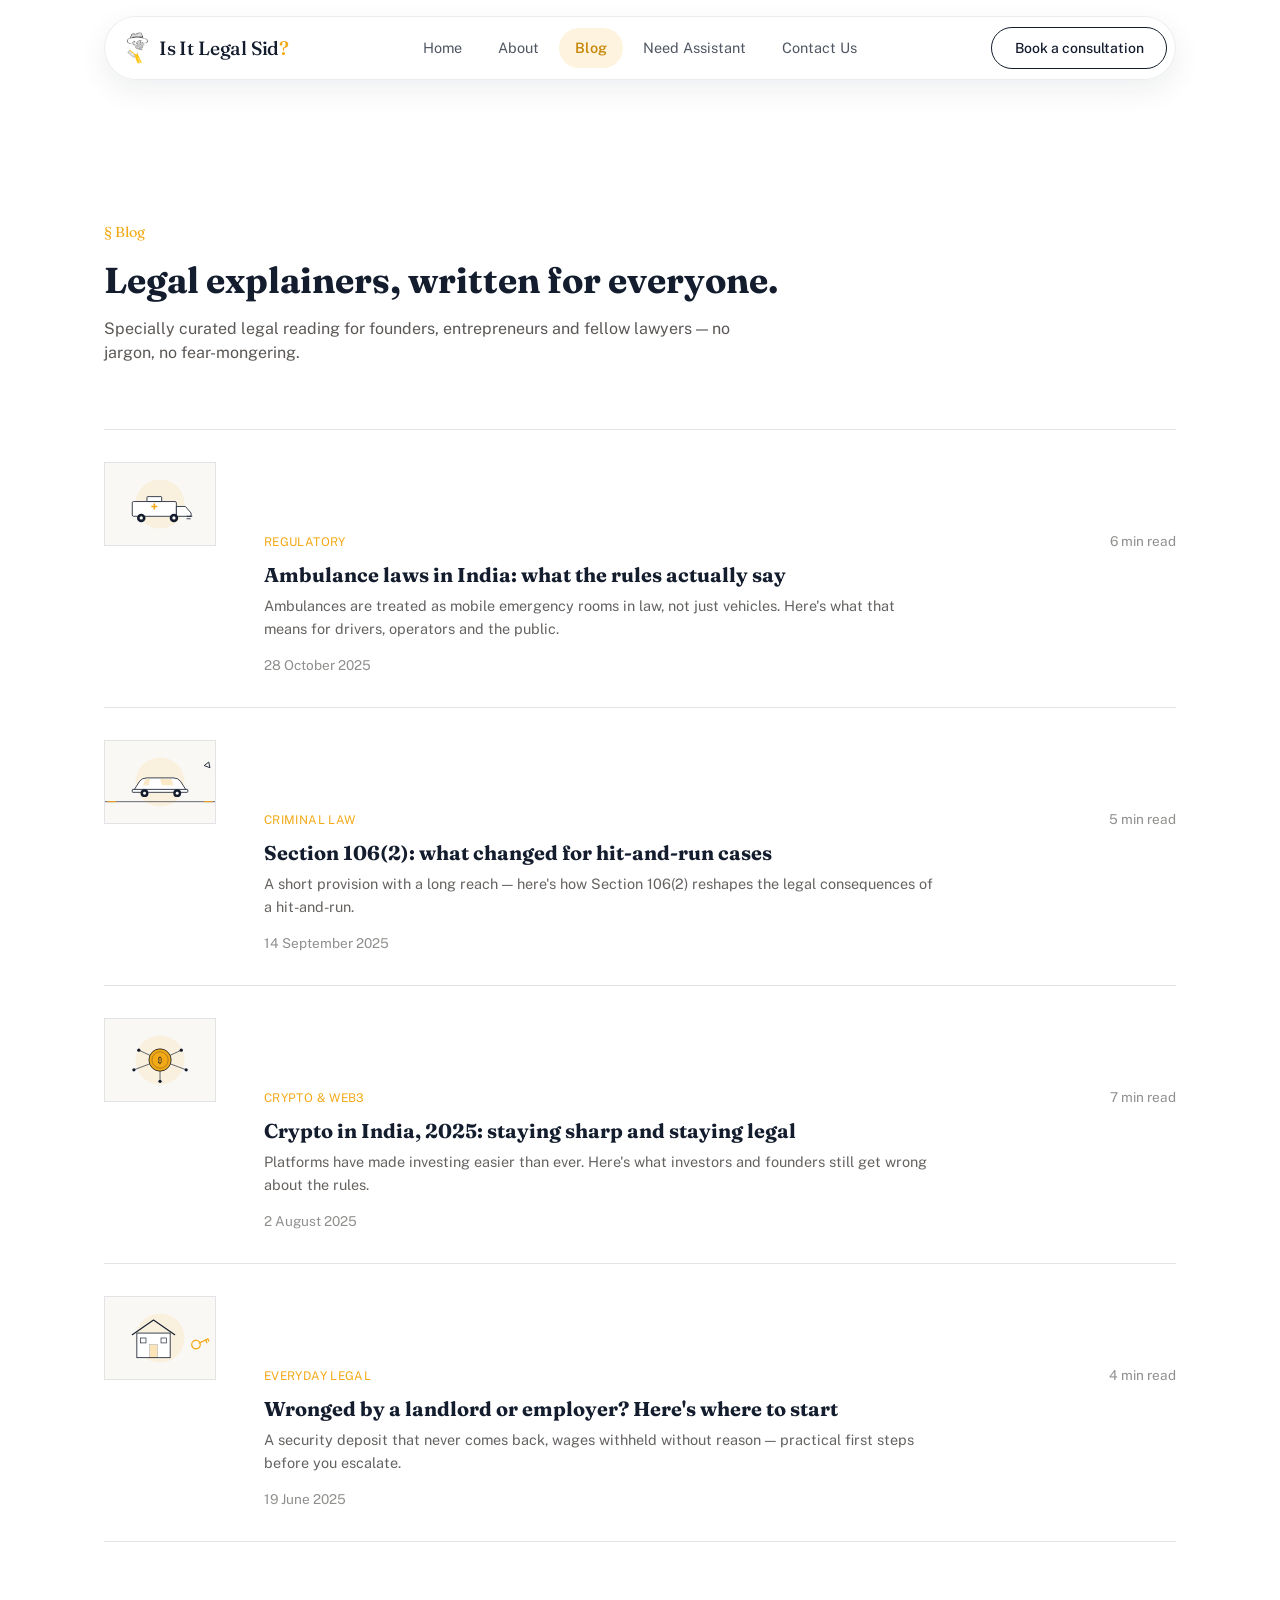
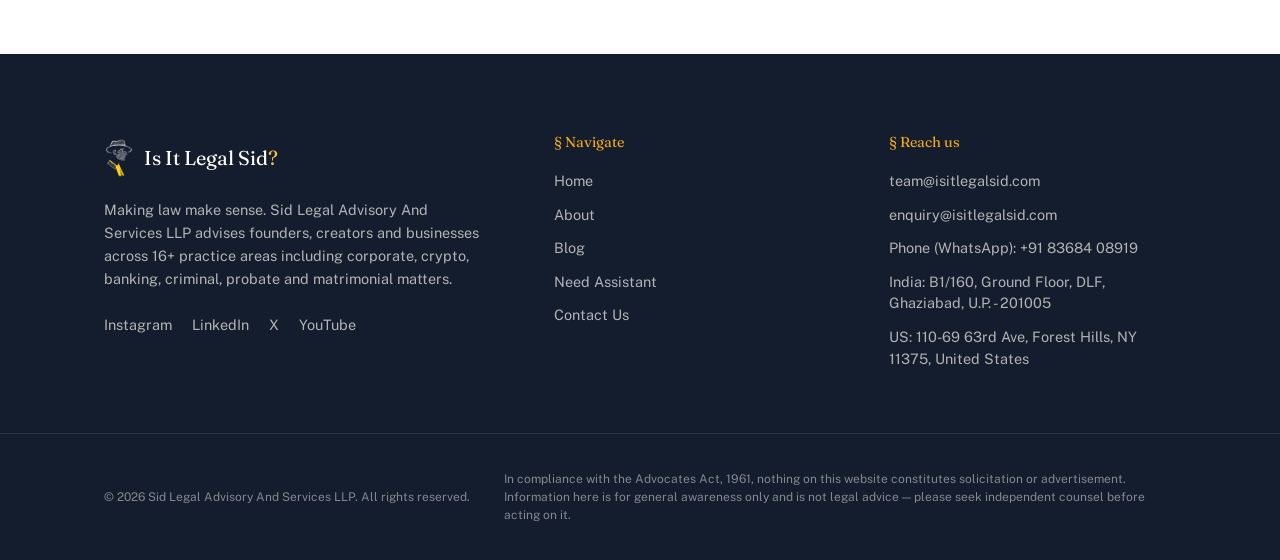
<file: blog/index.html>
<!doctype html>
<html lang="en">
<head>
  <meta charset="UTF-8" />
  <meta name="viewport" content="width=device-width, initial-scale=1.0" />
  <title>Blog | Is It Legal Sid?</title>
  <meta name="description" content="Plain-language legal explainers on corporate, crypto, criminal, banking, probate and matrimonial law from Is It Legal Sid?" />
  <link rel="canonical" href="https://www.isitlegalsid.com/blog/" />

  <meta property="og:type" content="website" />
  <meta property="og:url" content="https://www.isitlegalsid.com/blog/" />
  <meta property="og:site_name" content="Is It Legal Sid?" />
  <meta property="og:title" content="Blog | Is It Legal Sid?" />
  <meta property="og:description" content="Plain-language legal explainers on corporate, crypto, criminal, banking, probate and matrimonial law from Is It Legal Sid?" />
  <meta property="og:image" content="https://www.isitlegalsid.com/images/og-image.png" />

  <meta name="twitter:card" content="summary_large_image" />
  <meta name="twitter:title" content="Blog | Is It Legal Sid?" />
  <meta name="twitter:description" content="Plain-language legal explainers on corporate, crypto, criminal, banking, probate and matrimonial law from Is It Legal Sid?" />
  <meta name="twitter:image" content="https://www.isitlegalsid.com/images/og-image.png" />

  <meta name="robots" content="index, follow, max-image-preview:large, max-snippet:-1, max-video-preview:-1" />

  <link rel="icon" href="/images/favicon.png" type="image/png" />
  <link rel="apple-touch-icon" href="/images/logo-mark-512.png" />
  <link rel="preconnect" href="https://fonts.googleapis.com" />
  <link rel="preconnect" href="https://fonts.gstatic.com" crossorigin />
  <link href="https://fonts.googleapis.com/css2?family=Fraunces:opsz,wght@9..144,400;9..144,500;9..144,600;9..144,700&family=Public+Sans:wght@400;500;600&display=swap" rel="stylesheet" />
  <link rel="stylesheet" href="/css/style.css" />

</head>
<body>
  <a class="skip-link" href="#main-content">Skip to content</a>

  <header class="site-header">
    <div class="container">
      <div class="nav-shell">
        <a href="/" class="logo">
          <img src="/images/logo-mark.png" alt="Is It Legal Sid? logo" width="34" height="45" />
          <span>Is It Legal Sid<span class="mark">?</span></span>
        </a>

        <nav class="nav-primary" aria-label="Primary">
          <a href="/" data-nav-link>Home</a>
          <a href="/about/" data-nav-link>About</a>
          <a href="/blog/" data-nav-link>Blog</a>
          <a href="/need-assistant/" data-nav-link>Need Assistant</a>
          <a href="/contact/" data-nav-link>Contact Us</a>
        </nav>

        <a href="/need-assistant/" class="btn-outline header-cta">Book a consultation</a>

        <div class="mobile-nav" aria-label="Mobile menu">
          <button type="button" class="mobile-nav-toggle" aria-label="Toggle menu" aria-expanded="false" aria-controls="mobile-nav-panel">
            <span></span>
            <span></span>
            <span></span>
          </button>
          <nav id="mobile-nav-panel" class="mobile-nav-panel" aria-label="Mobile navigation">
            <a href="/">Home</a>
            <a href="/about/">About</a>
            <a href="/blog/">Blog</a>
            <a href="/need-assistant/">Need Assistant</a>
            <a href="/contact/">Contact Us</a>
            <a href="/need-assistant/" class="btn-outline">Book a consultation</a>
          </nav>
        </div>
      </div>
    </div>
  </header>

  <main id="main-content">
    <div class="container section-pad">
      <p class="clause-mark">§ Blog</p>
      <h1 class="eyebrow-space" style="font-size:2.25rem;">Legal explainers, written for everyone.</h1>
      <p class="text-muted max-prose" style="margin-top:1rem;">Specially curated legal reading for founders, entrepreneurs and fellow lawyers &mdash; no jargon, no fear-mongering.</p>

      <ul class="blog-list">
        <li>
          <a href="/blog/ambulance-laws-in-india-explained/">
            <span class="thumb-cell"><img src="/images/blog-ambulance.svg" alt="" loading="lazy" /></span>
            <div>
              <p class="category">Regulatory</p>
              <h2>Ambulance laws in India: what the rules actually say</h2>
              <p class="excerpt">Ambulances are treated as mobile emergency rooms in law, not just vehicles. Here's what that means for drivers, operators and the public.</p>
              <time datetime="2025-10-28" style="display:block;margin-top:0.5rem;">28 October 2025</time>
            </div>
            <span class="read-time">6 min read</span>
          </a>
        </li>
        <li>
          <a href="/blog/hit-and-run-section-106-2-explained/">
            <span class="thumb-cell"><img src="/images/blog-hitandrun.svg" alt="" loading="lazy" /></span>
            <div>
              <p class="category">Criminal Law</p>
              <h2>Section 106(2): what changed for hit-and-run cases</h2>
              <p class="excerpt">A short provision with a long reach — here's how Section 106(2) reshapes the legal consequences of a hit-and-run.</p>
              <time datetime="2025-09-14" style="display:block;margin-top:0.5rem;">14 September 2025</time>
            </div>
            <span class="read-time">5 min read</span>
          </a>
        </li>
        <li>
          <a href="/blog/crypto-taxation-india-2025/">
            <span class="thumb-cell"><img src="/images/blog-crypto.svg" alt="" loading="lazy" /></span>
            <div>
              <p class="category">Crypto &amp; Web3</p>
              <h2>Crypto in India, 2025: staying sharp and staying legal</h2>
              <p class="excerpt">Platforms have made investing easier than ever. Here's what investors and founders still get wrong about the rules.</p>
              <time datetime="2025-08-02" style="display:block;margin-top:0.5rem;">2 August 2025</time>
            </div>
            <span class="read-time">7 min read</span>
          </a>
        </li>
        <li>
          <a href="/blog/when-your-landlord-or-employer-wrongs-you/">
            <span class="thumb-cell"><img src="/images/blog-tenancy.svg" alt="" loading="lazy" /></span>
            <div>
              <p class="category">Everyday Legal</p>
              <h2>Wronged by a landlord or employer? Here's where to start</h2>
              <p class="excerpt">A security deposit that never comes back, wages withheld without reason — practical first steps before you escalate.</p>
              <time datetime="2025-06-19" style="display:block;margin-top:0.5rem;">19 June 2025</time>
            </div>
            <span class="read-time">4 min read</span>
          </a>
        </li>
      </ul>
    </div>

  </main>

  <footer class="site-footer">
    <div class="container footer-grid">
      <div>
        <p class="footer-logo">
          <img src="/images/logo-mark-light.png" alt="Is It Legal Sid? logo" width="32" height="43" />
          <span class="footer-logo-text">Is It Legal Sid<span style="color:var(--color-brass-light);">?</span></span>
        </p>
        <p class="footer-desc">Making law make sense. Sid Legal Advisory And Services LLP advises founders, creators and businesses across 16+ practice areas including corporate, crypto, banking, criminal, probate and matrimonial matters.</p>
        <div class="footer-social">
          <a href="https://www.instagram.com/isitlegalsid/">Instagram</a>
          <a href="https://www.linkedin.com/company/is-it-legal-sid">LinkedIn</a>
          <a href="https://x.com/is_it_legal_sid">X</a>
          <a href="https://www.youtube.com/@isitlegalsid">YouTube</a>
        </div>
      </div>

      <div>
        <p class="footer-heading">§ Navigate</p>
        <ul class="footer-list">
          <li><a href="/">Home</a></li>
          <li><a href="/about/">About</a></li>
          <li><a href="/blog/">Blog</a></li>
          <li><a href="/need-assistant/">Need Assistant</a></li>
          <li><a href="/contact/">Contact Us</a></li>
        </ul>
      </div>

      <div>
        <p class="footer-heading">§ Reach us</p>
        <ul class="footer-list">
          <li><a href="mailto:team@isitlegalsid.com">team@isitlegalsid.com</a></li>
          <li><a href="mailto:enquiry@isitlegalsid.com">enquiry@isitlegalsid.com</a></li>
          <li><a href="https://wa.me/918368408919">Phone (WhatsApp): +91 83684 08919</a></li>
          <li>India: B1/160, Ground Floor, DLF, Ghaziabad, U.P. - 201005</li>
          <li>US: 110-69 63rd Ave, Forest Hills, NY 11375, United States</li>
        </ul>
      </div>
    </div>

    <div class="footer-bottom">
      <div class="container">
        <p>© <span data-current-year>2026</span> Sid Legal Advisory And Services LLP. All rights reserved.</p>
        <p>In compliance with the Advocates Act, 1961, nothing on this website constitutes solicitation or advertisement. Information here is for general awareness only and is not legal advice — please seek independent counsel before acting on it.</p>
      </div>
    </div>
  </footer>

  <script src="/js/site-config.js"></script>
  <script src="/js/main.js"></script>
</body>
</html>
</file>
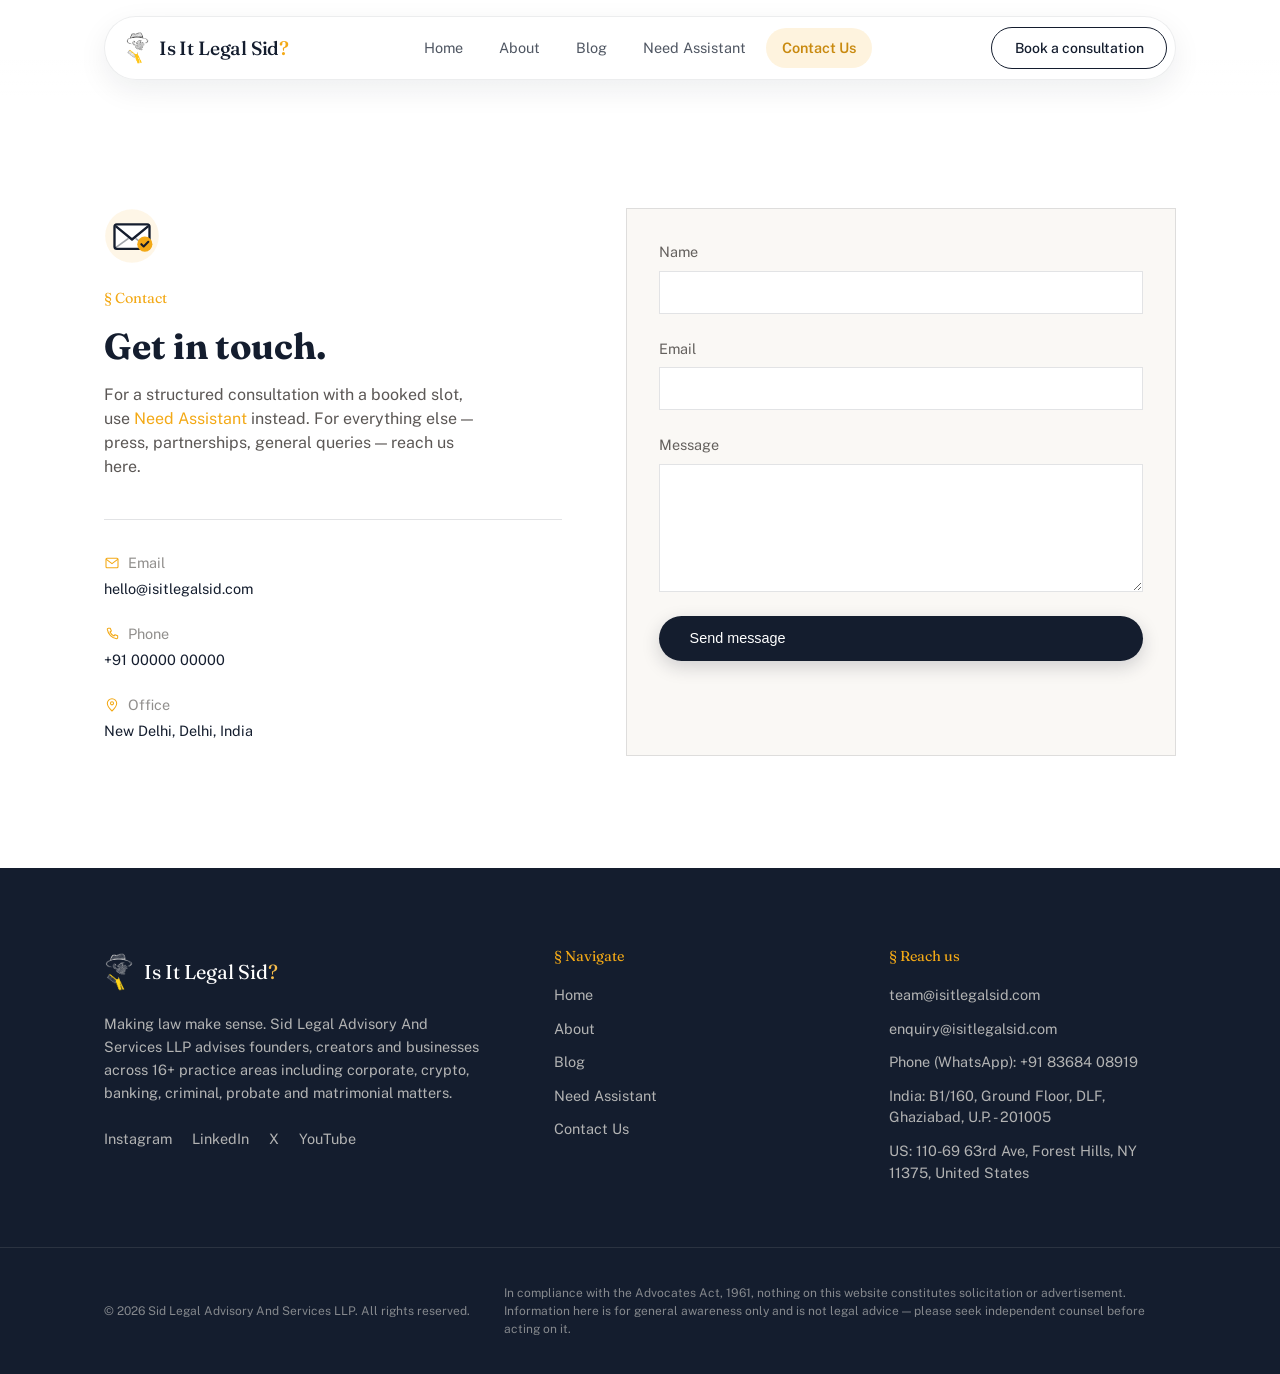
<file: contact/index.html>
<!doctype html>
<html lang="en">
<head>
  <meta charset="UTF-8" />
  <meta name="viewport" content="width=device-width, initial-scale=1.0" />
  <title>Contact Us | Is It Legal Sid?</title>
  <meta name="description" content="Get in touch with Is It Legal Sid? — Sid Legal Advisory And Services LLP." />
  <link rel="canonical" href="https://www.isitlegalsid.com/contact/" />

  <meta property="og:type" content="website" />
  <meta property="og:url" content="https://www.isitlegalsid.com/contact/" />
  <meta property="og:site_name" content="Is It Legal Sid?" />
  <meta property="og:title" content="Contact Us | Is It Legal Sid?" />
  <meta property="og:description" content="Get in touch with Is It Legal Sid? — Sid Legal Advisory And Services LLP." />
  <meta property="og:image" content="https://www.isitlegalsid.com/images/og-image.png" />

  <meta name="twitter:card" content="summary_large_image" />
  <meta name="twitter:title" content="Contact Us | Is It Legal Sid?" />
  <meta name="twitter:description" content="Get in touch with Is It Legal Sid? — Sid Legal Advisory And Services LLP." />
  <meta name="twitter:image" content="https://www.isitlegalsid.com/images/og-image.png" />

  <meta name="robots" content="index, follow, max-image-preview:large, max-snippet:-1, max-video-preview:-1" />

  <link rel="icon" href="/images/favicon.png" type="image/png" />
  <link rel="apple-touch-icon" href="/images/logo-mark-512.png" />
  <link rel="preconnect" href="https://fonts.googleapis.com" />
  <link rel="preconnect" href="https://fonts.gstatic.com" crossorigin />
  <link href="https://fonts.googleapis.com/css2?family=Fraunces:opsz,wght@9..144,400;9..144,500;9..144,600;9..144,700&family=Public+Sans:wght@400;500;600&display=swap" rel="stylesheet" />
  <link rel="stylesheet" href="/css/style.css" />
  <style>
    .contact-details dt{display:flex;align-items:center;gap:0.5rem;}
    .contact-details dt svg{width:1rem;height:1rem;color:var(--color-brass);}
  </style>

</head>
<body>
  <a class="skip-link" href="#main-content">Skip to content</a>

  <header class="site-header">
    <div class="container">
      <div class="nav-shell">
        <a href="/" class="logo">
          <img src="/images/logo-mark.png" alt="Is It Legal Sid? logo" width="34" height="45" />
          <span>Is It Legal Sid<span class="mark">?</span></span>
        </a>

        <nav class="nav-primary" aria-label="Primary">
          <a href="/" data-nav-link>Home</a>
          <a href="/about/" data-nav-link>About</a>
          <a href="/blog/" data-nav-link>Blog</a>
          <a href="/need-assistant/" data-nav-link>Need Assistant</a>
          <a href="/contact/" data-nav-link>Contact Us</a>
        </nav>

        <a href="/need-assistant/" class="btn-outline header-cta">Book a consultation</a>

        <div class="mobile-nav" aria-label="Mobile menu">
          <button type="button" class="mobile-nav-toggle" aria-label="Toggle menu" aria-expanded="false" aria-controls="mobile-nav-panel">
            <span></span>
            <span></span>
            <span></span>
          </button>
          <nav id="mobile-nav-panel" class="mobile-nav-panel" aria-label="Mobile navigation">
            <a href="/">Home</a>
            <a href="/about/">About</a>
            <a href="/blog/">Blog</a>
            <a href="/need-assistant/">Need Assistant</a>
            <a href="/contact/">Contact Us</a>
            <a href="/need-assistant/" class="btn-outline">Book a consultation</a>
          </nav>
        </div>
      </div>
    </div>
  </header>

  <main id="main-content">
    <div class="container section-pad">
      <div class="contact-grid">
        <div class="contact-details">
          <img src="/images/icon-contact.svg" alt="" class="page-intro-icon" />
          <p class="clause-mark">§ Contact</p>
          <h1 class="eyebrow-space" style="font-size:2.25rem;">Get in touch.</h1>
          <p class="text-muted" style="margin-top:1rem;max-width:24rem;">For a structured consultation with a booked slot, use <a href="/need-assistant/" class="link-brass">Need Assistant</a> instead. For everything else &mdash; press, partnerships, general queries &mdash; reach us here.</p>

          <dl>
            <div>
              <dt><svg viewBox="0 0 24 24" fill="none" stroke="currentColor" stroke-width="1.6" stroke-linecap="round" stroke-linejoin="round"><rect x="3" y="5" width="18" height="14" rx="1.5"/><path d="M3.5 6.5L12 13l8.5-6.5"/></svg> Email</dt>
              <dd><a href="mailto:hello@isitlegalsid.com">hello@isitlegalsid.com</a></dd>
            </div>
            <div>
              <dt><svg viewBox="0 0 24 24" fill="none" stroke="currentColor" stroke-width="1.6" stroke-linecap="round" stroke-linejoin="round"><path d="M6.5 3.5h3l1.5 4-2 1.5a13 13 0 006 6l1.5-2 4 1.5v3a1.5 1.5 0 01-1.6 1.5A16.5 16.5 0 015 5.1 1.5 1.5 0 016.5 3.5z"/></svg> Phone</dt>
              <dd><a href="tel:+910000000000">+91 00000 00000</a></dd>
            </div>
            <div>
              <dt><svg viewBox="0 0 24 24" fill="none" stroke="currentColor" stroke-width="1.6" stroke-linecap="round" stroke-linejoin="round"><path d="M12 21s7-6.4 7-11.5A7 7 0 105 9.5C5 14.6 12 21 12 21z"/><circle cx="12" cy="9.5" r="2.3"/></svg> Office</dt>
              <dd>New Delhi, Delhi, India</dd>
            </div>
          </dl>
        </div>

        <div class="contact-form-wrapper">
          <form id="contact-form" class="form-grid" novalidate>
            <div class="field">
              <label for="c-name">Name</label>
              <input id="c-name" name="name" required />
            </div>
            <div class="field">
              <label for="c-email">Email</label>
              <input id="c-email" name="email" type="email" required />
            </div>
            <div class="field">
              <label for="c-message">Message</label>
              <textarea id="c-message" name="message" rows="6" required></textarea>
            </div>
            <div class="field">
              <button type="submit" class="btn-solid" id="contact-submit">Send message</button>
              <p class="form-error hidden" id="contact-error">Something went wrong. Please email us directly.</p>
            </div>
          </form>
          <div class="form-note hidden" id="contact-success">Thanks &mdash; your message is in. We'll get back to you shortly.</div>
        </div>
      </div>
    </div>

  </main>

  <footer class="site-footer">
    <div class="container footer-grid">
      <div>
        <p class="footer-logo">
          <img src="/images/logo-mark-light.png" alt="Is It Legal Sid? logo" width="32" height="43" />
          <span class="footer-logo-text">Is It Legal Sid<span style="color:var(--color-brass-light);">?</span></span>
        </p>
        <p class="footer-desc">Making law make sense. Sid Legal Advisory And Services LLP advises founders, creators and businesses across 16+ practice areas including corporate, crypto, banking, criminal, probate and matrimonial matters.</p>
        <div class="footer-social">
          <a href="https://www.instagram.com/isitlegalsid/">Instagram</a>
          <a href="https://www.linkedin.com/company/is-it-legal-sid">LinkedIn</a>
          <a href="https://x.com/is_it_legal_sid">X</a>
          <a href="https://www.youtube.com/@isitlegalsid">YouTube</a>
        </div>
      </div>

      <div>
        <p class="footer-heading">§ Navigate</p>
        <ul class="footer-list">
          <li><a href="/">Home</a></li>
          <li><a href="/about/">About</a></li>
          <li><a href="/blog/">Blog</a></li>
          <li><a href="/need-assistant/">Need Assistant</a></li>
          <li><a href="/contact/">Contact Us</a></li>
        </ul>
      </div>

      <div>
        <p class="footer-heading">§ Reach us</p>
        <ul class="footer-list">
          <li><a href="mailto:team@isitlegalsid.com">team@isitlegalsid.com</a></li>
          <li><a href="mailto:enquiry@isitlegalsid.com">enquiry@isitlegalsid.com</a></li>
          <li><a href="https://wa.me/918368408919">Phone (WhatsApp): +91 83684 08919</a></li>
          <li>India: B1/160, Ground Floor, DLF, Ghaziabad, U.P. - 201005</li>
          <li>US: 110-69 63rd Ave, Forest Hills, NY 11375, United States</li>
        </ul>
      </div>
    </div>

    <div class="footer-bottom">
      <div class="container">
        <p>© <span data-current-year>2026</span> Sid Legal Advisory And Services LLP. All rights reserved.</p>
        <p>In compliance with the Advocates Act, 1961, nothing on this website constitutes solicitation or advertisement. Information here is for general awareness only and is not legal advice — please seek independent counsel before acting on it.</p>
      </div>
    </div>
  </footer>

  <script src="/js/site-config.js"></script>
  <script src="/js/main.js"></script>
  <script src="/js/contact.js"></script>
</body>
</html>
</file>
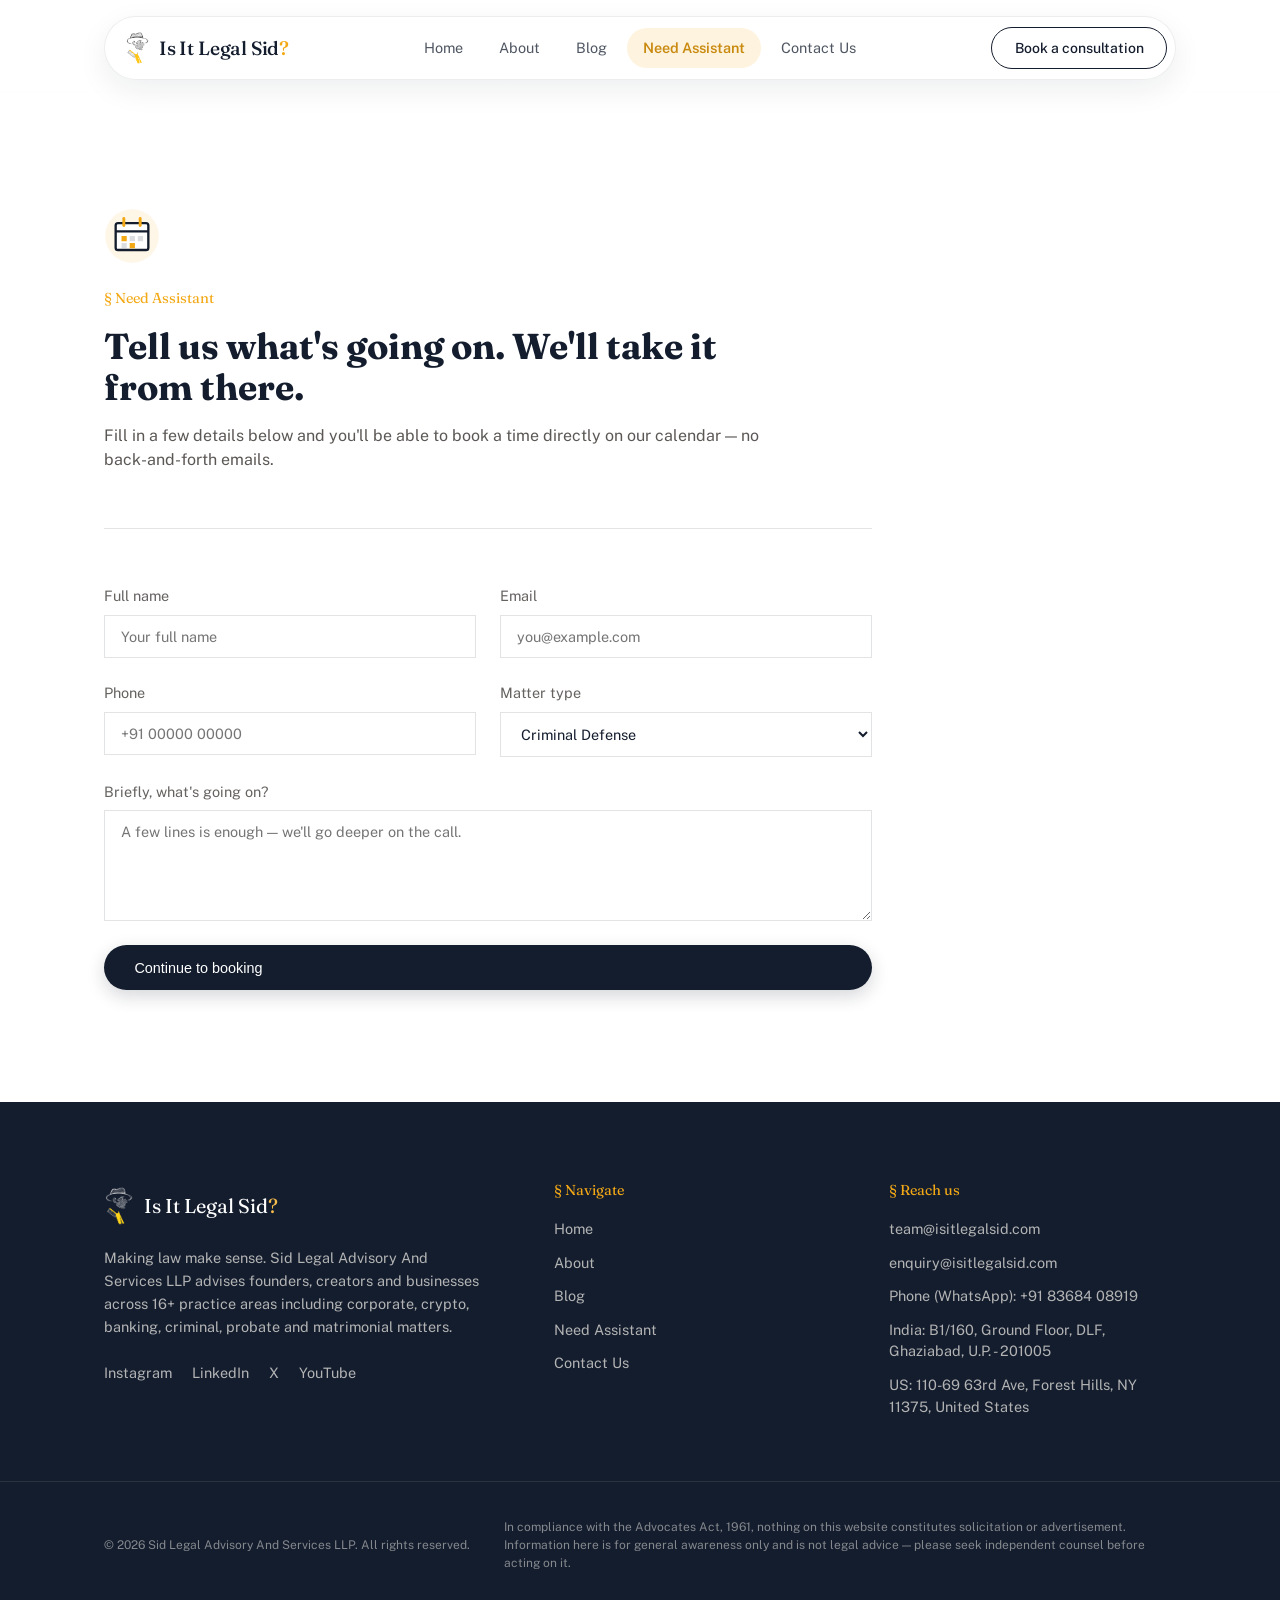
<file: need-assistant/index.html>
<!doctype html>
<html lang="en">
<head>
  <meta charset="UTF-8" />
  <meta name="viewport" content="width=device-width, initial-scale=1.0" />
  <title>Need Assistant | Is It Legal Sid?</title>
  <meta name="description" content="Tell us about your matter and book time directly with our team." />
  <link rel="canonical" href="https://www.isitlegalsid.com/need-assistant/" />

  <meta property="og:type" content="website" />
  <meta property="og:url" content="https://www.isitlegalsid.com/need-assistant/" />
  <meta property="og:site_name" content="Is It Legal Sid?" />
  <meta property="og:title" content="Need Assistant | Is It Legal Sid?" />
  <meta property="og:description" content="Tell us about your matter and book time directly with our team." />
  <meta property="og:image" content="https://www.isitlegalsid.com/images/og-image.png" />

  <meta name="twitter:card" content="summary_large_image" />
  <meta name="twitter:title" content="Need Assistant | Is It Legal Sid?" />
  <meta name="twitter:description" content="Tell us about your matter and book time directly with our team." />
  <meta name="twitter:image" content="https://www.isitlegalsid.com/images/og-image.png" />

  <meta name="robots" content="index, follow, max-image-preview:large, max-snippet:-1, max-video-preview:-1" />

  <link rel="icon" href="/images/favicon.png" type="image/png" />
  <link rel="apple-touch-icon" href="/images/logo-mark-512.png" />
  <link rel="preconnect" href="https://fonts.googleapis.com" />
  <link rel="preconnect" href="https://fonts.gstatic.com" crossorigin />
  <link href="https://fonts.googleapis.com/css2?family=Fraunces:opsz,wght@9..144,400;9..144,500;9..144,600;9..144,700&family=Public+Sans:wght@400;500;600&display=swap" rel="stylesheet" />
  <link rel="stylesheet" href="/css/style.css" />

</head>
<body>
  <a class="skip-link" href="#main-content">Skip to content</a>

  <header class="site-header">
    <div class="container">
      <div class="nav-shell">
        <a href="/" class="logo">
          <img src="/images/logo-mark.png" alt="Is It Legal Sid? logo" width="34" height="45" />
          <span>Is It Legal Sid<span class="mark">?</span></span>
        </a>

        <nav class="nav-primary" aria-label="Primary">
          <a href="/" data-nav-link>Home</a>
          <a href="/about/" data-nav-link>About</a>
          <a href="/blog/" data-nav-link>Blog</a>
          <a href="/need-assistant/" data-nav-link>Need Assistant</a>
          <a href="/contact/" data-nav-link>Contact Us</a>
        </nav>

        <a href="/need-assistant/" class="btn-outline header-cta">Book a consultation</a>

        <div class="mobile-nav" aria-label="Mobile menu">
          <button type="button" class="mobile-nav-toggle" aria-label="Toggle menu" aria-expanded="false" aria-controls="mobile-nav-panel">
            <span></span>
            <span></span>
            <span></span>
          </button>
          <nav id="mobile-nav-panel" class="mobile-nav-panel" aria-label="Mobile navigation">
            <a href="/">Home</a>
            <a href="/about/">About</a>
            <a href="/blog/">Blog</a>
            <a href="/need-assistant/">Need Assistant</a>
            <a href="/contact/">Contact Us</a>
            <a href="/need-assistant/" class="btn-outline">Book a consultation</a>
          </nav>
        </div>
      </div>
    </div>
  </header>

  <main id="main-content">
    <div class="container section-pad">
      <img src="/images/icon-assistant.svg" alt="" class="page-intro-icon" />
      <p class="clause-mark">§ Need Assistant</p>
      <h1 class="eyebrow-space assistant-intro" style="font-size:2.25rem;">Tell us what's going on. We'll take it from there.</h1>
      <p class="text-muted assistant-intro" style="margin-top:1rem;">Fill in a few details below and you'll be able to book a time directly on our calendar &mdash; no back-and-forth emails.</p>

      <div style="margin-top:3.5rem;padding-top:3.5rem;border-top:1px solid var(--color-hairline);max-width:48rem;">

        <!-- Step 1: intake form -->
        <form id="intake-form" class="form-grid two-col" novalidate>
          <div class="field">
            <label for="name">Full name</label>
            <input id="name" name="name" required placeholder="Your full name" />
          </div>
          <div class="field">
            <label for="email">Email</label>
            <input id="email" name="email" type="email" required placeholder="you@example.com" />
          </div>
          <div class="field">
            <label for="phone">Phone</label>
            <input id="phone" name="phone" type="tel" placeholder="+91 00000 00000" />
          </div>
          <div class="field">
            <label for="matter">Matter type</label>
            <select id="matter" name="matter"></select>
          </div>
          <div class="field full">
            <label for="description">Briefly, what's going on?</label>
            <textarea id="description" name="description" rows="5" required placeholder="A few lines is enough — we'll go deeper on the call."></textarea>
          </div>
          <div class="field full">
            <button type="submit" class="btn-solid" id="intake-submit">Continue to booking</button>
            <p class="form-error hidden" id="intake-error">Something went wrong. Please try again, or email us directly.</p>
          </div>
        </form>

        <!-- Step 2: booking (shown after the form is submitted) -->
        <div id="booking-step" class="hidden">
          <div class="form-note" id="booking-note"></div>
          <div class="calendly-wrapper">
            <div class="calendly-inline-widget" id="calendly-embed" style="min-width:280px;height:700px;"></div>
          </div>
        </div>

      </div>
    </div>

  </main>

  <footer class="site-footer">
    <div class="container footer-grid">
      <div>
        <p class="footer-logo">
          <img src="/images/logo-mark-light.png" alt="Is It Legal Sid? logo" width="32" height="43" />
          <span class="footer-logo-text">Is It Legal Sid<span style="color:var(--color-brass-light);">?</span></span>
        </p>
        <p class="footer-desc">Making law make sense. Sid Legal Advisory And Services LLP advises founders, creators and businesses across 16+ practice areas including corporate, crypto, banking, criminal, probate and matrimonial matters.</p>
        <div class="footer-social">
          <a href="https://www.instagram.com/isitlegalsid/">Instagram</a>
          <a href="https://www.linkedin.com/company/is-it-legal-sid">LinkedIn</a>
          <a href="https://x.com/is_it_legal_sid">X</a>
          <a href="https://www.youtube.com/@isitlegalsid">YouTube</a>
        </div>
      </div>

      <div>
        <p class="footer-heading">§ Navigate</p>
        <ul class="footer-list">
          <li><a href="/">Home</a></li>
          <li><a href="/about/">About</a></li>
          <li><a href="/blog/">Blog</a></li>
          <li><a href="/need-assistant/">Need Assistant</a></li>
          <li><a href="/contact/">Contact Us</a></li>
        </ul>
      </div>

      <div>
        <p class="footer-heading">§ Reach us</p>
        <ul class="footer-list">
          <li><a href="mailto:team@isitlegalsid.com">team@isitlegalsid.com</a></li>
          <li><a href="mailto:enquiry@isitlegalsid.com">enquiry@isitlegalsid.com</a></li>
          <li><a href="https://wa.me/918368408919">Phone (WhatsApp): +91 83684 08919</a></li>
          <li>India: B1/160, Ground Floor, DLF, Ghaziabad, U.P. - 201005</li>
          <li>US: 110-69 63rd Ave, Forest Hills, NY 11375, United States</li>
        </ul>
      </div>
    </div>

    <div class="footer-bottom">
      <div class="container">
        <p>© <span data-current-year>2026</span> Sid Legal Advisory And Services LLP. All rights reserved.</p>
        <p>In compliance with the Advocates Act, 1961, nothing on this website constitutes solicitation or advertisement. Information here is for general awareness only and is not legal advice — please seek independent counsel before acting on it.</p>
      </div>
    </div>
  </footer>

  <script src="/js/site-config.js"></script>
  <script src="/js/main.js"></script>
  <script src="/js/need-assistant.js"></script>
</body>
</html>
</file>
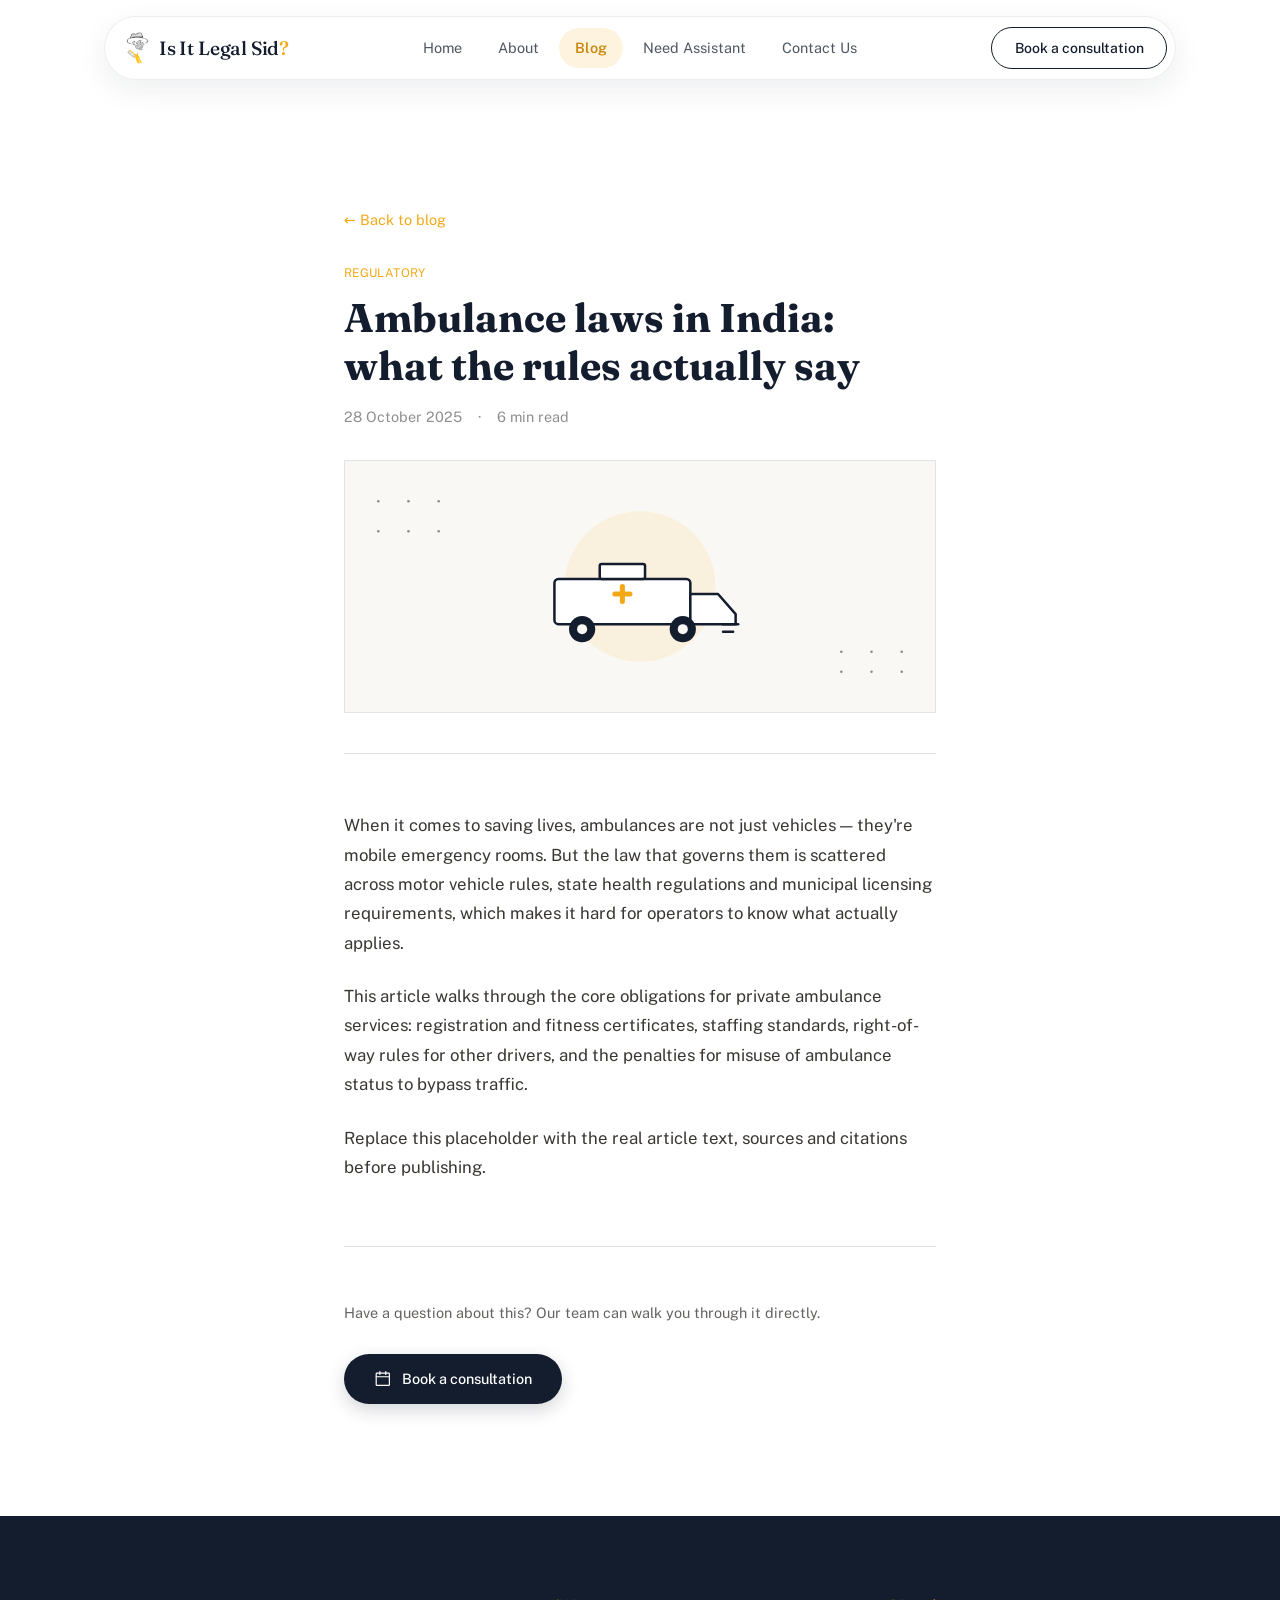
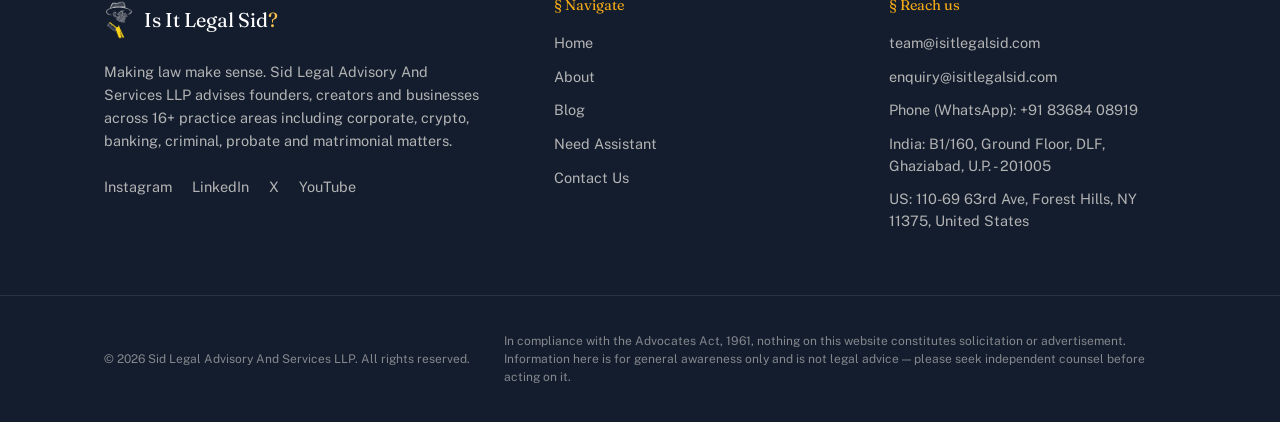
<file: blog/ambulance-laws-in-india-explained/index.html>
<!doctype html>
<html lang="en">
<head>
  <meta charset="UTF-8" />
  <meta name="viewport" content="width=device-width, initial-scale=1.0" />
  <title>Ambulance laws in India: what the rules actually say | Is It Legal Sid?</title>
  <meta name="description" content="Ambulances are treated as mobile emergency rooms in law, not just vehicles. Here's what that means for drivers, operators and the public." />
  <link rel="canonical" href="https://www.isitlegalsid.com/blog/ambulance-laws-in-india-explained/" />

  <meta property="og:type" content="article" />
  <meta property="og:url" content="https://www.isitlegalsid.com/blog/ambulance-laws-in-india-explained/" />
  <meta property="og:site_name" content="Is It Legal Sid?" />
  <meta property="og:title" content="Ambulance laws in India: what the rules actually say | Is It Legal Sid?" />
  <meta property="og:description" content="Ambulances are treated as mobile emergency rooms in law, not just vehicles. Here's what that means for drivers, operators and the public." />
  <meta property="og:image" content="https://www.isitlegalsid.com/images/og-image.png" />

  <meta name="twitter:card" content="summary_large_image" />
  <meta name="twitter:title" content="Ambulance laws in India: what the rules actually say | Is It Legal Sid?" />
  <meta name="twitter:description" content="Ambulances are treated as mobile emergency rooms in law, not just vehicles. Here's what that means for drivers, operators and the public." />
  <meta name="twitter:image" content="https://www.isitlegalsid.com/images/og-image.png" />

  <meta name="robots" content="index, follow, max-image-preview:large, max-snippet:-1, max-video-preview:-1" />

  <link rel="icon" href="/images/favicon.png" type="image/png" />
  <link rel="apple-touch-icon" href="/images/logo-mark-512.png" />
  <link rel="preconnect" href="https://fonts.googleapis.com" />
  <link rel="preconnect" href="https://fonts.gstatic.com" crossorigin />
  <link href="https://fonts.googleapis.com/css2?family=Fraunces:opsz,wght@9..144,400;9..144,500;9..144,600;9..144,700&family=Public+Sans:wght@400;500;600&display=swap" rel="stylesheet" />
  <link rel="stylesheet" href="/css/style.css" />
  <script type="application/ld+json">
  {
    "@context": "https://schema.org",
    "@type": "Article",
    "headline": "Ambulance laws in India: what the rules actually say",
    "description": "Ambulances are treated as mobile emergency rooms in law, not just vehicles. Here's what that means for drivers, operators and the public.",
    "datePublished": "2025-10-28",
    "image": "https://www.isitlegalsid.com/images/blog-ambulance.svg",
    "author": { "@type": "Person", "name": "Siddhant Pandey" },
    "publisher": { "@type": "Organization", "name": "Is It Legal Sid?" },
    "mainEntityOfPage": "https://www.isitlegalsid.com/blog/ambulance-laws-in-india-explained/"
  }
  </script>

</head>
<body>
  <a class="skip-link" href="#main-content">Skip to content</a>

  <header class="site-header">
    <div class="container">
      <div class="nav-shell">
        <a href="/" class="logo">
          <img src="/images/logo-mark.png" alt="Is It Legal Sid? logo" width="34" height="45" />
          <span>Is It Legal Sid<span class="mark">?</span></span>
        </a>

        <nav class="nav-primary" aria-label="Primary">
          <a href="/" data-nav-link>Home</a>
          <a href="/about/" data-nav-link>About</a>
          <a href="/blog/" data-nav-link>Blog</a>
          <a href="/need-assistant/" data-nav-link>Need Assistant</a>
          <a href="/contact/" data-nav-link>Contact Us</a>
        </nav>

        <a href="/need-assistant/" class="btn-outline header-cta">Book a consultation</a>

        <div class="mobile-nav" aria-label="Mobile menu">
          <button type="button" class="mobile-nav-toggle" aria-label="Toggle menu" aria-expanded="false" aria-controls="mobile-nav-panel">
            <span></span>
            <span></span>
            <span></span>
          </button>
          <nav id="mobile-nav-panel" class="mobile-nav-panel" aria-label="Mobile navigation">
            <a href="/">Home</a>
            <a href="/about/">About</a>
            <a href="/blog/">Blog</a>
            <a href="/need-assistant/">Need Assistant</a>
            <a href="/contact/">Contact Us</a>
            <a href="/need-assistant/" class="btn-outline">Book a consultation</a>
          </nav>
        </div>
      </div>
    </div>
  </header>

  <main id="main-content">
    <div class="container section-pad max-prose">
      <a href="/blog/" class="link-brass" style="font-size:0.9rem;">&larr; Back to blog</a>

      <div class="post-header" style="margin-top:2rem;">
        <p class="category">Regulatory</p>
        <h1>Ambulance laws in India: what the rules actually say</h1>
        <div class="post-meta">
          <time datetime="2025-10-28">28 October 2025</time>
          <span aria-hidden="true">&middot;</span>
          <span>6 min read</span>
        </div>
      </div>

      <img src="/images/blog-ambulance.svg" alt="" class="post-banner" />

      <div class="post-body">
        <p>When it comes to saving lives, ambulances are not just vehicles &mdash; they're mobile emergency rooms. But the law that governs them is scattered across motor vehicle rules, state health regulations and municipal licensing requirements, which makes it hard for operators to know what actually applies.</p>
        <p>This article walks through the core obligations for private ambulance services: registration and fitness certificates, staffing standards, right-of-way rules for other drivers, and the penalties for misuse of ambulance status to bypass traffic.</p>
        <p>Replace this placeholder with the real article text, sources and citations before publishing.</p>
      </div>

      <div class="post-cta">
        <p>Have a question about this? Our team can walk you through it directly.</p>
        <a href="/need-assistant/" class="btn-solid"><svg viewBox="0 0 24 24" fill="none" stroke="currentColor" stroke-width="1.6" stroke-linecap="round" stroke-linejoin="round" class="btn-icon"><rect x="3" y="4.2" width="18" height="16.8" rx="1"/><line x1="3" y1="9.2" x2="21" y2="9.2"/><line x1="8" y1="2" x2="8" y2="6"/><line x1="16" y1="2" x2="16" y2="6"/></svg> Book a consultation</a>
      </div>
    </div>

  </main>

  <footer class="site-footer">
    <div class="container footer-grid">
      <div>
        <p class="footer-logo">
          <img src="/images/logo-mark-light.png" alt="Is It Legal Sid? logo" width="32" height="43" />
          <span class="footer-logo-text">Is It Legal Sid<span style="color:var(--color-brass-light);">?</span></span>
        </p>
        <p class="footer-desc">Making law make sense. Sid Legal Advisory And Services LLP advises founders, creators and businesses across 16+ practice areas including corporate, crypto, banking, criminal, probate and matrimonial matters.</p>
        <div class="footer-social">
          <a href="https://www.instagram.com/isitlegalsid/">Instagram</a>
          <a href="https://www.linkedin.com/company/is-it-legal-sid">LinkedIn</a>
          <a href="https://x.com/is_it_legal_sid">X</a>
          <a href="https://www.youtube.com/@isitlegalsid">YouTube</a>
        </div>
      </div>

      <div>
        <p class="footer-heading">§ Navigate</p>
        <ul class="footer-list">
          <li><a href="/">Home</a></li>
          <li><a href="/about/">About</a></li>
          <li><a href="/blog/">Blog</a></li>
          <li><a href="/need-assistant/">Need Assistant</a></li>
          <li><a href="/contact/">Contact Us</a></li>
        </ul>
      </div>

      <div>
        <p class="footer-heading">§ Reach us</p>
        <ul class="footer-list">
          <li><a href="mailto:team@isitlegalsid.com">team@isitlegalsid.com</a></li>
          <li><a href="mailto:enquiry@isitlegalsid.com">enquiry@isitlegalsid.com</a></li>
          <li><a href="https://wa.me/918368408919">Phone (WhatsApp): +91 83684 08919</a></li>
          <li>India: B1/160, Ground Floor, DLF, Ghaziabad, U.P. - 201005</li>
          <li>US: 110-69 63rd Ave, Forest Hills, NY 11375, United States</li>
        </ul>
      </div>
    </div>

    <div class="footer-bottom">
      <div class="container">
        <p>© <span data-current-year>2026</span> Sid Legal Advisory And Services LLP. All rights reserved.</p>
        <p>In compliance with the Advocates Act, 1961, nothing on this website constitutes solicitation or advertisement. Information here is for general awareness only and is not legal advice — please seek independent counsel before acting on it.</p>
      </div>
    </div>
  </footer>

  <script src="/js/site-config.js"></script>
  <script src="/js/main.js"></script>
</body>
</html>
</file>
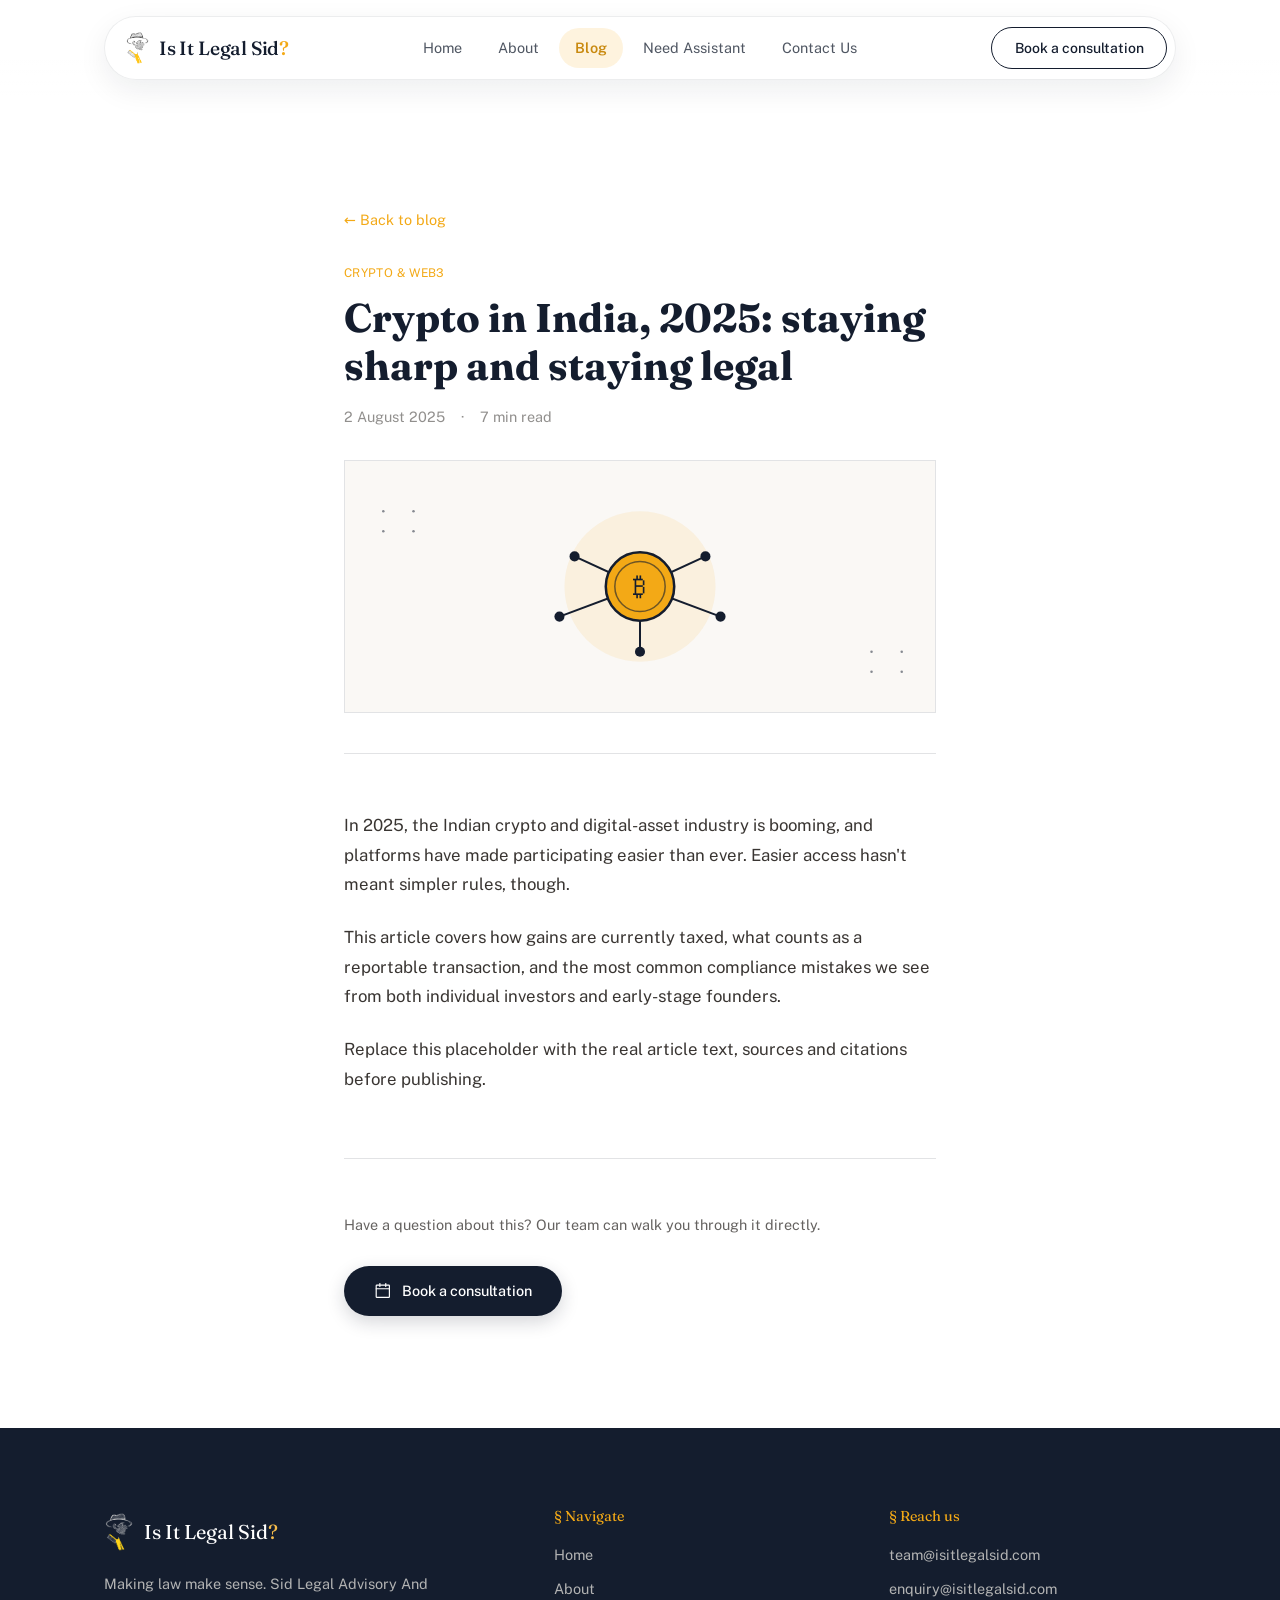
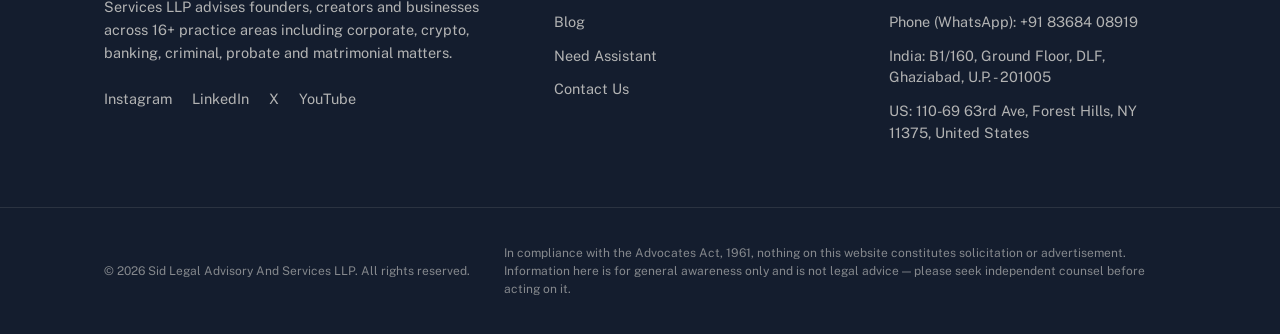
<file: blog/crypto-taxation-india-2025/index.html>
<!doctype html>
<html lang="en">
<head>
  <meta charset="UTF-8" />
  <meta name="viewport" content="width=device-width, initial-scale=1.0" />
  <title>Crypto in India, 2025: staying sharp and staying legal | Is It Legal Sid?</title>
  <meta name="description" content="Platforms have made investing easier than ever. Here's what investors and founders still get wrong about the rules." />
  <link rel="canonical" href="https://www.isitlegalsid.com/blog/crypto-taxation-india-2025/" />

  <meta property="og:type" content="article" />
  <meta property="og:url" content="https://www.isitlegalsid.com/blog/crypto-taxation-india-2025/" />
  <meta property="og:site_name" content="Is It Legal Sid?" />
  <meta property="og:title" content="Crypto in India, 2025: staying sharp and staying legal | Is It Legal Sid?" />
  <meta property="og:description" content="Platforms have made investing easier than ever. Here's what investors and founders still get wrong about the rules." />
  <meta property="og:image" content="https://www.isitlegalsid.com/images/og-image.png" />

  <meta name="twitter:card" content="summary_large_image" />
  <meta name="twitter:title" content="Crypto in India, 2025: staying sharp and staying legal | Is It Legal Sid?" />
  <meta name="twitter:description" content="Platforms have made investing easier than ever. Here's what investors and founders still get wrong about the rules." />
  <meta name="twitter:image" content="https://www.isitlegalsid.com/images/og-image.png" />

  <meta name="robots" content="index, follow, max-image-preview:large, max-snippet:-1, max-video-preview:-1" />

  <link rel="icon" href="/images/favicon.png" type="image/png" />
  <link rel="apple-touch-icon" href="/images/logo-mark-512.png" />
  <link rel="preconnect" href="https://fonts.googleapis.com" />
  <link rel="preconnect" href="https://fonts.gstatic.com" crossorigin />
  <link href="https://fonts.googleapis.com/css2?family=Fraunces:opsz,wght@9..144,400;9..144,500;9..144,600;9..144,700&family=Public+Sans:wght@400;500;600&display=swap" rel="stylesheet" />
  <link rel="stylesheet" href="/css/style.css" />
  <script type="application/ld+json">
  {
    "@context": "https://schema.org",
    "@type": "Article",
    "headline": "Crypto in India, 2025: staying sharp and staying legal",
    "description": "Platforms have made investing easier than ever. Here's what investors and founders still get wrong about the rules.",
    "datePublished": "2025-08-02",
    "image": "https://www.isitlegalsid.com/images/blog-crypto.svg",
    "author": { "@type": "Person", "name": "Siddhant Pandey" },
    "publisher": { "@type": "Organization", "name": "Is It Legal Sid?" },
    "mainEntityOfPage": "https://www.isitlegalsid.com/blog/crypto-taxation-india-2025/"
  }
  </script>

</head>
<body>
  <a class="skip-link" href="#main-content">Skip to content</a>

  <header class="site-header">
    <div class="container">
      <div class="nav-shell">
        <a href="/" class="logo">
          <img src="/images/logo-mark.png" alt="Is It Legal Sid? logo" width="34" height="45" />
          <span>Is It Legal Sid<span class="mark">?</span></span>
        </a>

        <nav class="nav-primary" aria-label="Primary">
          <a href="/" data-nav-link>Home</a>
          <a href="/about/" data-nav-link>About</a>
          <a href="/blog/" data-nav-link>Blog</a>
          <a href="/need-assistant/" data-nav-link>Need Assistant</a>
          <a href="/contact/" data-nav-link>Contact Us</a>
        </nav>

        <a href="/need-assistant/" class="btn-outline header-cta">Book a consultation</a>

        <div class="mobile-nav" aria-label="Mobile menu">
          <button type="button" class="mobile-nav-toggle" aria-label="Toggle menu" aria-expanded="false" aria-controls="mobile-nav-panel">
            <span></span>
            <span></span>
            <span></span>
          </button>
          <nav id="mobile-nav-panel" class="mobile-nav-panel" aria-label="Mobile navigation">
            <a href="/">Home</a>
            <a href="/about/">About</a>
            <a href="/blog/">Blog</a>
            <a href="/need-assistant/">Need Assistant</a>
            <a href="/contact/">Contact Us</a>
            <a href="/need-assistant/" class="btn-outline">Book a consultation</a>
          </nav>
        </div>
      </div>
    </div>
  </header>

  <main id="main-content">
    <div class="container section-pad max-prose">
      <a href="/blog/" class="link-brass" style="font-size:0.9rem;">&larr; Back to blog</a>

      <div class="post-header" style="margin-top:2rem;">
        <p class="category">Crypto &amp; Web3</p>
        <h1>Crypto in India, 2025: staying sharp and staying legal</h1>
        <div class="post-meta">
          <time datetime="2025-08-02">2 August 2025</time>
          <span aria-hidden="true">&middot;</span>
          <span>7 min read</span>
        </div>
      </div>

      <img src="/images/blog-crypto.svg" alt="" class="post-banner" />

      <div class="post-body">
        <p>In 2025, the Indian crypto and digital-asset industry is booming, and platforms have made participating easier than ever. Easier access hasn't meant simpler rules, though.</p>
        <p>This article covers how gains are currently taxed, what counts as a reportable transaction, and the most common compliance mistakes we see from both individual investors and early-stage founders.</p>
        <p>Replace this placeholder with the real article text, sources and citations before publishing.</p>
      </div>

      <div class="post-cta">
        <p>Have a question about this? Our team can walk you through it directly.</p>
        <a href="/need-assistant/" class="btn-solid"><svg viewBox="0 0 24 24" fill="none" stroke="currentColor" stroke-width="1.6" stroke-linecap="round" stroke-linejoin="round" class="btn-icon"><rect x="3" y="4.2" width="18" height="16.8" rx="1"/><line x1="3" y1="9.2" x2="21" y2="9.2"/><line x1="8" y1="2" x2="8" y2="6"/><line x1="16" y1="2" x2="16" y2="6"/></svg> Book a consultation</a>
      </div>
    </div>

  </main>

  <footer class="site-footer">
    <div class="container footer-grid">
      <div>
        <p class="footer-logo">
          <img src="/images/logo-mark-light.png" alt="Is It Legal Sid? logo" width="32" height="43" />
          <span class="footer-logo-text">Is It Legal Sid<span style="color:var(--color-brass-light);">?</span></span>
        </p>
        <p class="footer-desc">Making law make sense. Sid Legal Advisory And Services LLP advises founders, creators and businesses across 16+ practice areas including corporate, crypto, banking, criminal, probate and matrimonial matters.</p>
        <div class="footer-social">
          <a href="https://www.instagram.com/isitlegalsid/">Instagram</a>
          <a href="https://www.linkedin.com/company/is-it-legal-sid">LinkedIn</a>
          <a href="https://x.com/is_it_legal_sid">X</a>
          <a href="https://www.youtube.com/@isitlegalsid">YouTube</a>
        </div>
      </div>

      <div>
        <p class="footer-heading">§ Navigate</p>
        <ul class="footer-list">
          <li><a href="/">Home</a></li>
          <li><a href="/about/">About</a></li>
          <li><a href="/blog/">Blog</a></li>
          <li><a href="/need-assistant/">Need Assistant</a></li>
          <li><a href="/contact/">Contact Us</a></li>
        </ul>
      </div>

      <div>
        <p class="footer-heading">§ Reach us</p>
        <ul class="footer-list">
          <li><a href="mailto:team@isitlegalsid.com">team@isitlegalsid.com</a></li>
          <li><a href="mailto:enquiry@isitlegalsid.com">enquiry@isitlegalsid.com</a></li>
          <li><a href="https://wa.me/918368408919">Phone (WhatsApp): +91 83684 08919</a></li>
          <li>India: B1/160, Ground Floor, DLF, Ghaziabad, U.P. - 201005</li>
          <li>US: 110-69 63rd Ave, Forest Hills, NY 11375, United States</li>
        </ul>
      </div>
    </div>

    <div class="footer-bottom">
      <div class="container">
        <p>© <span data-current-year>2026</span> Sid Legal Advisory And Services LLP. All rights reserved.</p>
        <p>In compliance with the Advocates Act, 1961, nothing on this website constitutes solicitation or advertisement. Information here is for general awareness only and is not legal advice — please seek independent counsel before acting on it.</p>
      </div>
    </div>
  </footer>

  <script src="/js/site-config.js"></script>
  <script src="/js/main.js"></script>
</body>
</html>
</file>
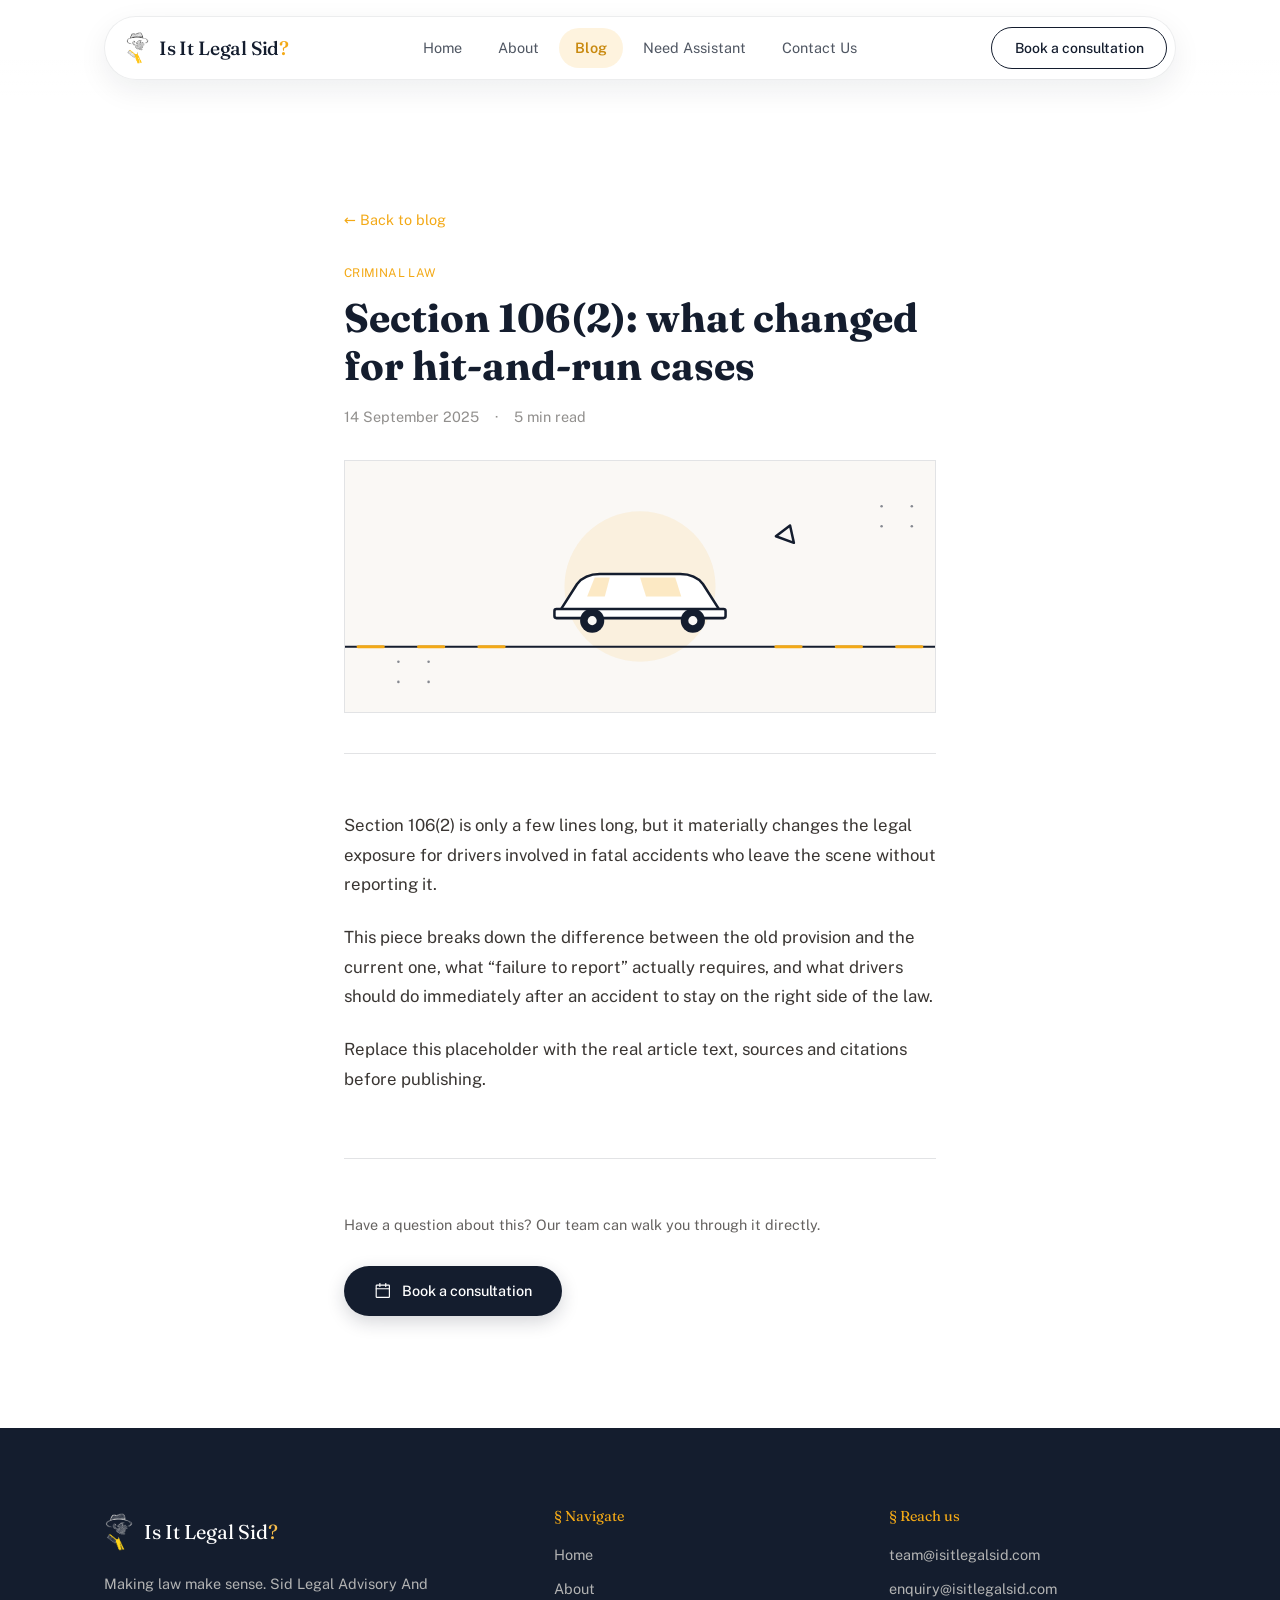
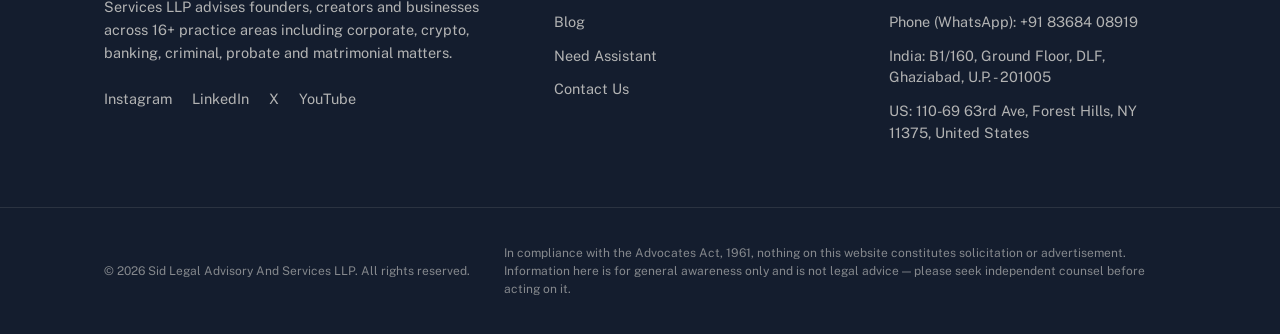
<file: blog/hit-and-run-section-106-2-explained/index.html>
<!doctype html>
<html lang="en">
<head>
  <meta charset="UTF-8" />
  <meta name="viewport" content="width=device-width, initial-scale=1.0" />
  <title>Section 106(2): what changed for hit-and-run cases | Is It Legal Sid?</title>
  <meta name="description" content="A short provision with a long reach — here's how Section 106(2) reshapes the legal consequences of a hit-and-run." />
  <link rel="canonical" href="https://www.isitlegalsid.com/blog/hit-and-run-section-106-2-explained/" />

  <meta property="og:type" content="article" />
  <meta property="og:url" content="https://www.isitlegalsid.com/blog/hit-and-run-section-106-2-explained/" />
  <meta property="og:site_name" content="Is It Legal Sid?" />
  <meta property="og:title" content="Section 106(2): what changed for hit-and-run cases | Is It Legal Sid?" />
  <meta property="og:description" content="A short provision with a long reach — here's how Section 106(2) reshapes the legal consequences of a hit-and-run." />
  <meta property="og:image" content="https://www.isitlegalsid.com/images/og-image.png" />

  <meta name="twitter:card" content="summary_large_image" />
  <meta name="twitter:title" content="Section 106(2): what changed for hit-and-run cases | Is It Legal Sid?" />
  <meta name="twitter:description" content="A short provision with a long reach — here's how Section 106(2) reshapes the legal consequences of a hit-and-run." />
  <meta name="twitter:image" content="https://www.isitlegalsid.com/images/og-image.png" />

  <meta name="robots" content="index, follow, max-image-preview:large, max-snippet:-1, max-video-preview:-1" />

  <link rel="icon" href="/images/favicon.png" type="image/png" />
  <link rel="apple-touch-icon" href="/images/logo-mark-512.png" />
  <link rel="preconnect" href="https://fonts.googleapis.com" />
  <link rel="preconnect" href="https://fonts.gstatic.com" crossorigin />
  <link href="https://fonts.googleapis.com/css2?family=Fraunces:opsz,wght@9..144,400;9..144,500;9..144,600;9..144,700&family=Public+Sans:wght@400;500;600&display=swap" rel="stylesheet" />
  <link rel="stylesheet" href="/css/style.css" />
  <script type="application/ld+json">
  {
    "@context": "https://schema.org",
    "@type": "Article",
    "headline": "Section 106(2): what changed for hit-and-run cases",
    "description": "A short provision with a long reach — here's how Section 106(2) reshapes the legal consequences of a hit-and-run.",
    "datePublished": "2025-09-14",
    "image": "https://www.isitlegalsid.com/images/blog-hitandrun.svg",
    "author": { "@type": "Person", "name": "Siddhant Pandey" },
    "publisher": { "@type": "Organization", "name": "Is It Legal Sid?" },
    "mainEntityOfPage": "https://www.isitlegalsid.com/blog/hit-and-run-section-106-2-explained/"
  }
  </script>

</head>
<body>
  <a class="skip-link" href="#main-content">Skip to content</a>

  <header class="site-header">
    <div class="container">
      <div class="nav-shell">
        <a href="/" class="logo">
          <img src="/images/logo-mark.png" alt="Is It Legal Sid? logo" width="34" height="45" />
          <span>Is It Legal Sid<span class="mark">?</span></span>
        </a>

        <nav class="nav-primary" aria-label="Primary">
          <a href="/" data-nav-link>Home</a>
          <a href="/about/" data-nav-link>About</a>
          <a href="/blog/" data-nav-link>Blog</a>
          <a href="/need-assistant/" data-nav-link>Need Assistant</a>
          <a href="/contact/" data-nav-link>Contact Us</a>
        </nav>

        <a href="/need-assistant/" class="btn-outline header-cta">Book a consultation</a>

        <div class="mobile-nav" aria-label="Mobile menu">
          <button type="button" class="mobile-nav-toggle" aria-label="Toggle menu" aria-expanded="false" aria-controls="mobile-nav-panel">
            <span></span>
            <span></span>
            <span></span>
          </button>
          <nav id="mobile-nav-panel" class="mobile-nav-panel" aria-label="Mobile navigation">
            <a href="/">Home</a>
            <a href="/about/">About</a>
            <a href="/blog/">Blog</a>
            <a href="/need-assistant/">Need Assistant</a>
            <a href="/contact/">Contact Us</a>
            <a href="/need-assistant/" class="btn-outline">Book a consultation</a>
          </nav>
        </div>
      </div>
    </div>
  </header>

  <main id="main-content">
    <div class="container section-pad max-prose">
      <a href="/blog/" class="link-brass" style="font-size:0.9rem;">&larr; Back to blog</a>

      <div class="post-header" style="margin-top:2rem;">
        <p class="category">Criminal Law</p>
        <h1>Section 106(2): what changed for hit-and-run cases</h1>
        <div class="post-meta">
          <time datetime="2025-09-14">14 September 2025</time>
          <span aria-hidden="true">&middot;</span>
          <span>5 min read</span>
        </div>
      </div>

      <img src="/images/blog-hitandrun.svg" alt="" class="post-banner" />

      <div class="post-body">
        <p>Section 106(2) is only a few lines long, but it materially changes the legal exposure for drivers involved in fatal accidents who leave the scene without reporting it.</p>
        <p>This piece breaks down the difference between the old provision and the current one, what &ldquo;failure to report&rdquo; actually requires, and what drivers should do immediately after an accident to stay on the right side of the law.</p>
        <p>Replace this placeholder with the real article text, sources and citations before publishing.</p>
      </div>

      <div class="post-cta">
        <p>Have a question about this? Our team can walk you through it directly.</p>
        <a href="/need-assistant/" class="btn-solid"><svg viewBox="0 0 24 24" fill="none" stroke="currentColor" stroke-width="1.6" stroke-linecap="round" stroke-linejoin="round" class="btn-icon"><rect x="3" y="4.2" width="18" height="16.8" rx="1"/><line x1="3" y1="9.2" x2="21" y2="9.2"/><line x1="8" y1="2" x2="8" y2="6"/><line x1="16" y1="2" x2="16" y2="6"/></svg> Book a consultation</a>
      </div>
    </div>

  </main>

  <footer class="site-footer">
    <div class="container footer-grid">
      <div>
        <p class="footer-logo">
          <img src="/images/logo-mark-light.png" alt="Is It Legal Sid? logo" width="32" height="43" />
          <span class="footer-logo-text">Is It Legal Sid<span style="color:var(--color-brass-light);">?</span></span>
        </p>
        <p class="footer-desc">Making law make sense. Sid Legal Advisory And Services LLP advises founders, creators and businesses across 16+ practice areas including corporate, crypto, banking, criminal, probate and matrimonial matters.</p>
        <div class="footer-social">
          <a href="https://www.instagram.com/isitlegalsid/">Instagram</a>
          <a href="https://www.linkedin.com/company/is-it-legal-sid">LinkedIn</a>
          <a href="https://x.com/is_it_legal_sid">X</a>
          <a href="https://www.youtube.com/@isitlegalsid">YouTube</a>
        </div>
      </div>

      <div>
        <p class="footer-heading">§ Navigate</p>
        <ul class="footer-list">
          <li><a href="/">Home</a></li>
          <li><a href="/about/">About</a></li>
          <li><a href="/blog/">Blog</a></li>
          <li><a href="/need-assistant/">Need Assistant</a></li>
          <li><a href="/contact/">Contact Us</a></li>
        </ul>
      </div>

      <div>
        <p class="footer-heading">§ Reach us</p>
        <ul class="footer-list">
          <li><a href="mailto:team@isitlegalsid.com">team@isitlegalsid.com</a></li>
          <li><a href="mailto:enquiry@isitlegalsid.com">enquiry@isitlegalsid.com</a></li>
          <li><a href="https://wa.me/918368408919">Phone (WhatsApp): +91 83684 08919</a></li>
          <li>India: B1/160, Ground Floor, DLF, Ghaziabad, U.P. - 201005</li>
          <li>US: 110-69 63rd Ave, Forest Hills, NY 11375, United States</li>
        </ul>
      </div>
    </div>

    <div class="footer-bottom">
      <div class="container">
        <p>© <span data-current-year>2026</span> Sid Legal Advisory And Services LLP. All rights reserved.</p>
        <p>In compliance with the Advocates Act, 1961, nothing on this website constitutes solicitation or advertisement. Information here is for general awareness only and is not legal advice — please seek independent counsel before acting on it.</p>
      </div>
    </div>
  </footer>

  <script src="/js/site-config.js"></script>
  <script src="/js/main.js"></script>
</body>
</html>
</file>
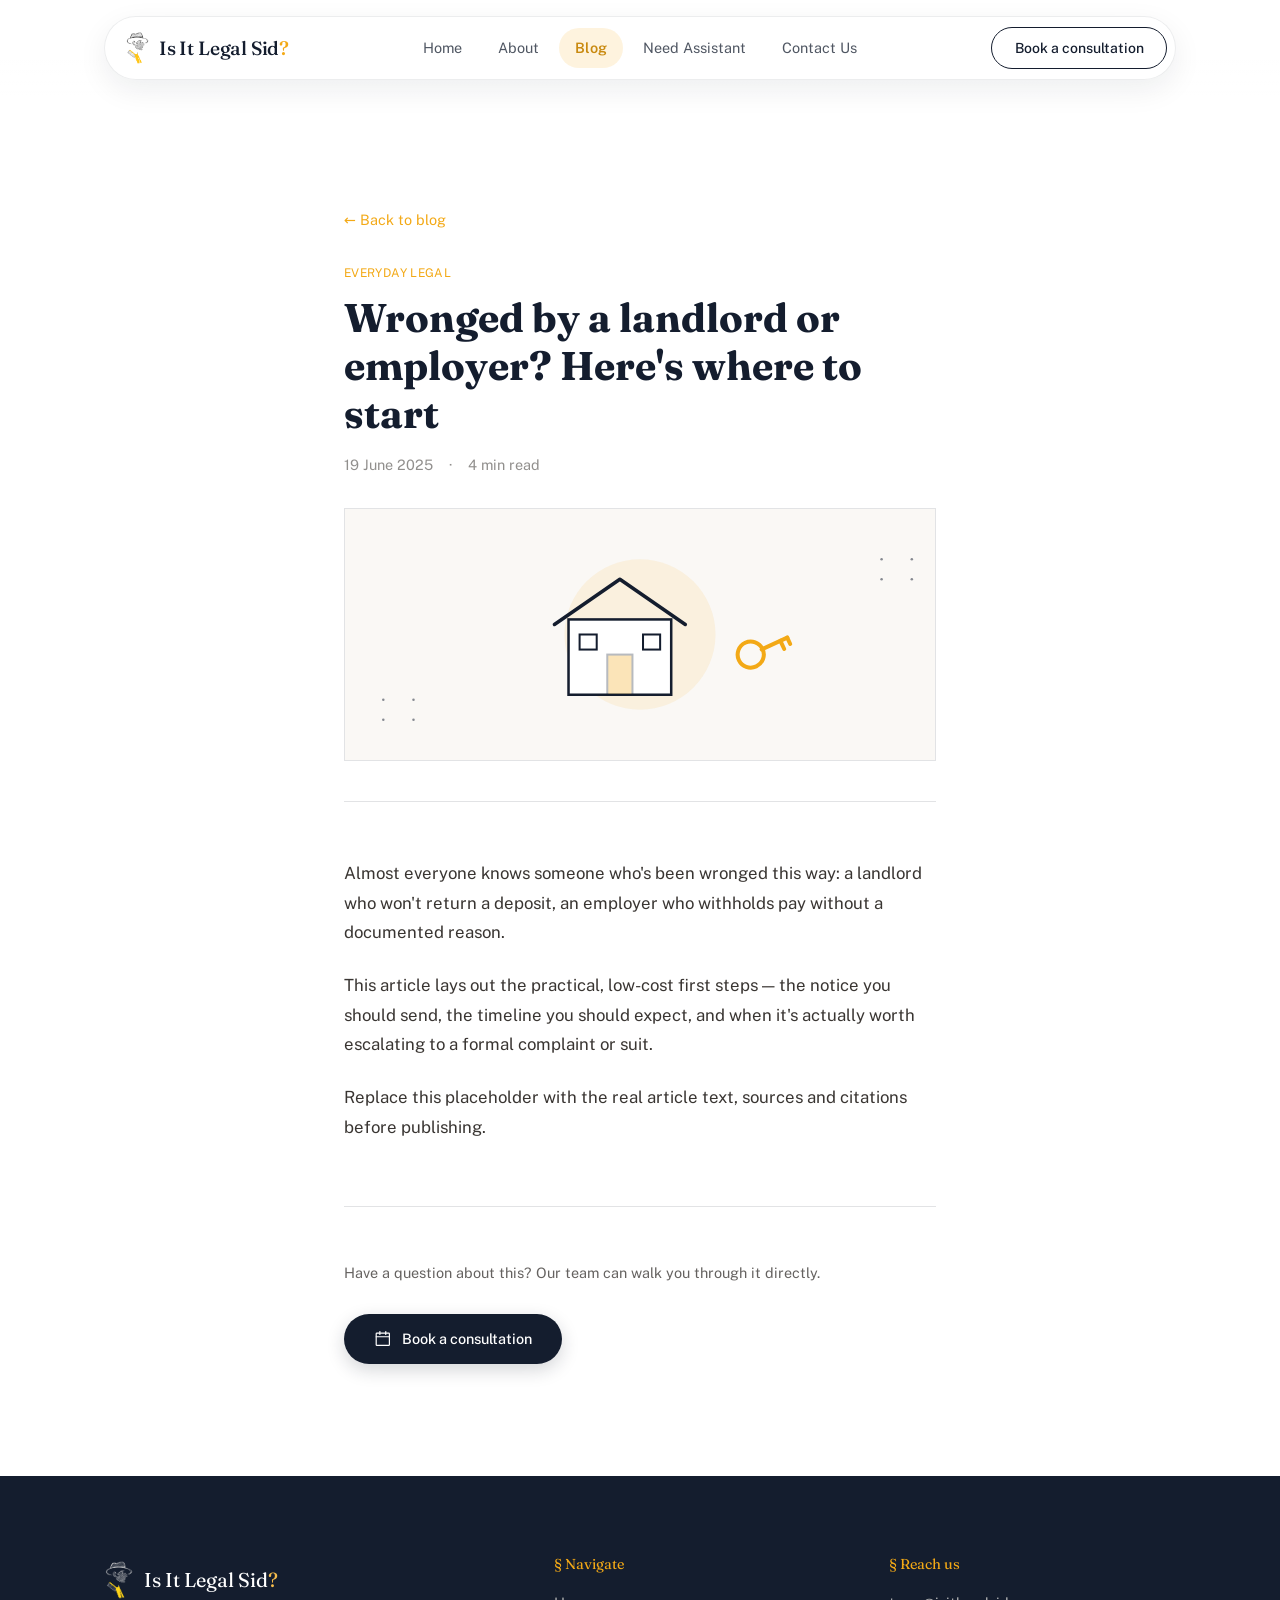
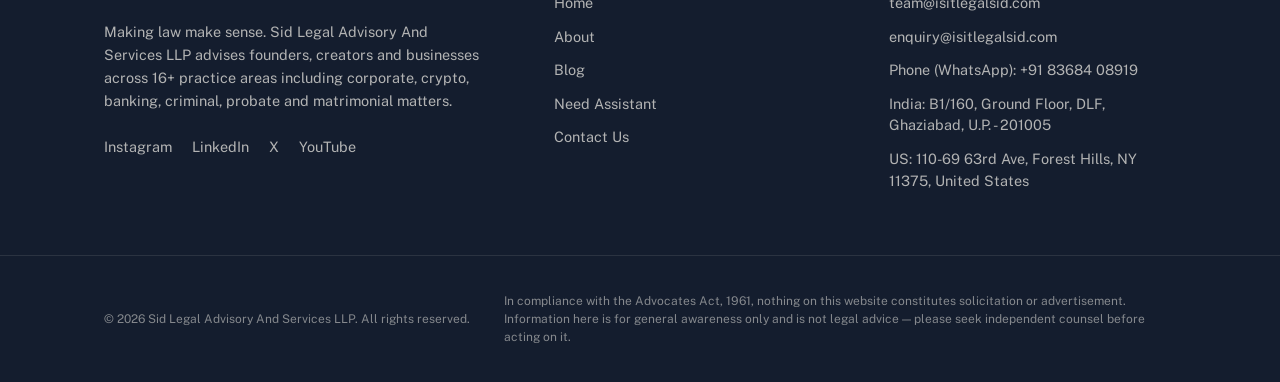
<file: blog/when-your-landlord-or-employer-wrongs-you/index.html>
<!doctype html>
<html lang="en">
<head>
  <meta charset="UTF-8" />
  <meta name="viewport" content="width=device-width, initial-scale=1.0" />
  <title>Wronged by a landlord or employer? Here's where to start | Is It Legal Sid?</title>
  <meta name="description" content="A security deposit that never comes back, wages withheld without reason — practical first steps before you escalate." />
  <link rel="canonical" href="https://www.isitlegalsid.com/blog/when-your-landlord-or-employer-wrongs-you/" />

  <meta property="og:type" content="article" />
  <meta property="og:url" content="https://www.isitlegalsid.com/blog/when-your-landlord-or-employer-wrongs-you/" />
  <meta property="og:site_name" content="Is It Legal Sid?" />
  <meta property="og:title" content="Wronged by a landlord or employer? Here's where to start | Is It Legal Sid?" />
  <meta property="og:description" content="A security deposit that never comes back, wages withheld without reason — practical first steps before you escalate." />
  <meta property="og:image" content="https://www.isitlegalsid.com/images/og-image.png" />

  <meta name="twitter:card" content="summary_large_image" />
  <meta name="twitter:title" content="Wronged by a landlord or employer? Here's where to start | Is It Legal Sid?" />
  <meta name="twitter:description" content="A security deposit that never comes back, wages withheld without reason — practical first steps before you escalate." />
  <meta name="twitter:image" content="https://www.isitlegalsid.com/images/og-image.png" />

  <meta name="robots" content="index, follow, max-image-preview:large, max-snippet:-1, max-video-preview:-1" />

  <link rel="icon" href="/images/favicon.png" type="image/png" />
  <link rel="apple-touch-icon" href="/images/logo-mark-512.png" />
  <link rel="preconnect" href="https://fonts.googleapis.com" />
  <link rel="preconnect" href="https://fonts.gstatic.com" crossorigin />
  <link href="https://fonts.googleapis.com/css2?family=Fraunces:opsz,wght@9..144,400;9..144,500;9..144,600;9..144,700&family=Public+Sans:wght@400;500;600&display=swap" rel="stylesheet" />
  <link rel="stylesheet" href="/css/style.css" />
  <script type="application/ld+json">
  {
    "@context": "https://schema.org",
    "@type": "Article",
    "headline": "Wronged by a landlord or employer? Here's where to start",
    "description": "A security deposit that never comes back, wages withheld without reason — practical first steps before you escalate.",
    "datePublished": "2025-06-19",
    "image": "https://www.isitlegalsid.com/images/blog-tenancy.svg",
    "author": { "@type": "Person", "name": "Siddhant Pandey" },
    "publisher": { "@type": "Organization", "name": "Is It Legal Sid?" },
    "mainEntityOfPage": "https://www.isitlegalsid.com/blog/when-your-landlord-or-employer-wrongs-you/"
  }
  </script>

</head>
<body>
  <a class="skip-link" href="#main-content">Skip to content</a>

  <header class="site-header">
    <div class="container">
      <div class="nav-shell">
        <a href="/" class="logo">
          <img src="/images/logo-mark.png" alt="Is It Legal Sid? logo" width="34" height="45" />
          <span>Is It Legal Sid<span class="mark">?</span></span>
        </a>

        <nav class="nav-primary" aria-label="Primary">
          <a href="/" data-nav-link>Home</a>
          <a href="/about/" data-nav-link>About</a>
          <a href="/blog/" data-nav-link>Blog</a>
          <a href="/need-assistant/" data-nav-link>Need Assistant</a>
          <a href="/contact/" data-nav-link>Contact Us</a>
        </nav>

        <a href="/need-assistant/" class="btn-outline header-cta">Book a consultation</a>

        <div class="mobile-nav" aria-label="Mobile menu">
          <button type="button" class="mobile-nav-toggle" aria-label="Toggle menu" aria-expanded="false" aria-controls="mobile-nav-panel">
            <span></span>
            <span></span>
            <span></span>
          </button>
          <nav id="mobile-nav-panel" class="mobile-nav-panel" aria-label="Mobile navigation">
            <a href="/">Home</a>
            <a href="/about/">About</a>
            <a href="/blog/">Blog</a>
            <a href="/need-assistant/">Need Assistant</a>
            <a href="/contact/">Contact Us</a>
            <a href="/need-assistant/" class="btn-outline">Book a consultation</a>
          </nav>
        </div>
      </div>
    </div>
  </header>

  <main id="main-content">
    <div class="container section-pad max-prose">
      <a href="/blog/" class="link-brass" style="font-size:0.9rem;">&larr; Back to blog</a>

      <div class="post-header" style="margin-top:2rem;">
        <p class="category">Everyday Legal</p>
        <h1>Wronged by a landlord or employer? Here's where to start</h1>
        <div class="post-meta">
          <time datetime="2025-06-19">19 June 2025</time>
          <span aria-hidden="true">&middot;</span>
          <span>4 min read</span>
        </div>
      </div>

      <img src="/images/blog-tenancy.svg" alt="" class="post-banner" />

      <div class="post-body">
        <p>Almost everyone knows someone who's been wronged this way: a landlord who won't return a deposit, an employer who withholds pay without a documented reason.</p>
        <p>This article lays out the practical, low-cost first steps &mdash; the notice you should send, the timeline you should expect, and when it's actually worth escalating to a formal complaint or suit.</p>
        <p>Replace this placeholder with the real article text, sources and citations before publishing.</p>
      </div>

      <div class="post-cta">
        <p>Have a question about this? Our team can walk you through it directly.</p>
        <a href="/need-assistant/" class="btn-solid"><svg viewBox="0 0 24 24" fill="none" stroke="currentColor" stroke-width="1.6" stroke-linecap="round" stroke-linejoin="round" class="btn-icon"><rect x="3" y="4.2" width="18" height="16.8" rx="1"/><line x1="3" y1="9.2" x2="21" y2="9.2"/><line x1="8" y1="2" x2="8" y2="6"/><line x1="16" y1="2" x2="16" y2="6"/></svg> Book a consultation</a>
      </div>
    </div>

  </main>

  <footer class="site-footer">
    <div class="container footer-grid">
      <div>
        <p class="footer-logo">
          <img src="/images/logo-mark-light.png" alt="Is It Legal Sid? logo" width="32" height="43" />
          <span class="footer-logo-text">Is It Legal Sid<span style="color:var(--color-brass-light);">?</span></span>
        </p>
        <p class="footer-desc">Making law make sense. Sid Legal Advisory And Services LLP advises founders, creators and businesses across 16+ practice areas including corporate, crypto, banking, criminal, probate and matrimonial matters.</p>
        <div class="footer-social">
          <a href="https://www.instagram.com/isitlegalsid/">Instagram</a>
          <a href="https://www.linkedin.com/company/is-it-legal-sid">LinkedIn</a>
          <a href="https://x.com/is_it_legal_sid">X</a>
          <a href="https://www.youtube.com/@isitlegalsid">YouTube</a>
        </div>
      </div>

      <div>
        <p class="footer-heading">§ Navigate</p>
        <ul class="footer-list">
          <li><a href="/">Home</a></li>
          <li><a href="/about/">About</a></li>
          <li><a href="/blog/">Blog</a></li>
          <li><a href="/need-assistant/">Need Assistant</a></li>
          <li><a href="/contact/">Contact Us</a></li>
        </ul>
      </div>

      <div>
        <p class="footer-heading">§ Reach us</p>
        <ul class="footer-list">
          <li><a href="mailto:team@isitlegalsid.com">team@isitlegalsid.com</a></li>
          <li><a href="mailto:enquiry@isitlegalsid.com">enquiry@isitlegalsid.com</a></li>
          <li><a href="https://wa.me/918368408919">Phone (WhatsApp): +91 83684 08919</a></li>
          <li>India: B1/160, Ground Floor, DLF, Ghaziabad, U.P. - 201005</li>
          <li>US: 110-69 63rd Ave, Forest Hills, NY 11375, United States</li>
        </ul>
      </div>
    </div>

    <div class="footer-bottom">
      <div class="container">
        <p>© <span data-current-year>2026</span> Sid Legal Advisory And Services LLP. All rights reserved.</p>
        <p>In compliance with the Advocates Act, 1961, nothing on this website constitutes solicitation or advertisement. Information here is for general awareness only and is not legal advice — please seek independent counsel before acting on it.</p>
      </div>
    </div>
  </footer>

  <script src="/js/site-config.js"></script>
  <script src="/js/main.js"></script>
</body>
</html>
</file>
<file: css/style.css>
/* =========================================================
   Is It Legal Sid? — shared stylesheet
   Palette: paper / ink / charcoal / brass
   Type: Fraunces (serif, headings) + Public Sans (body)
   ========================================================= */

:root {
  --color-paper: #FFFFFF;
  --color-paper-dim: #FAF8F5;
  --color-ink: #141D2E;
  --color-ink-soft: #1E2A42;
  --color-charcoal: #2B2B2B;
  --color-brass: #F3A916;
  --color-brass-light: #F5BC4C;
  --color-brass-dark: #C98A10;
  --color-hairline: rgba(20, 29, 46, 0.12);
  --color-muted: #676F7E;

  --font-serif: "Fraunces", Georgia, serif;
  --font-sans: "Public Sans", system-ui, -apple-system, sans-serif;

  --max-content: 72rem;
  --max-prose: 42rem;
}

*,
*::before,
*::after {
  box-sizing: border-box;
}

html {
  scroll-behavior: smooth;
}

body {
  margin: 0;
  background-color: var(--color-paper);
  color: var(--color-charcoal);
  font-family: var(--font-sans);
  -webkit-font-smoothing: antialiased;
  line-height: 1.5;
}

img {
  max-width: 100%;
  display: block;
}

a {
  color: inherit;
  text-decoration: none;
}

::selection {
  background-color: var(--color-brass);
  color: var(--color-paper);
}

a:focus-visible,
button:focus-visible,
input:focus-visible,
textarea:focus-visible,
select:focus-visible,
summary:focus-visible {
  outline: 2px solid var(--color-brass);
  outline-offset: 3px;
}

@media (prefers-reduced-motion: reduce) {
  html {
    scroll-behavior: auto;
  }
  * {
    animation-duration: 0.01ms !important;
    animation-iteration-count: 1 !important;
    transition-duration: 0.01ms !important;
  }
}

.skip-link {
  position: absolute;
  left: -999px;
  top: auto;
  background: var(--color-brass);
  color: var(--color-paper);
  padding: 0.75rem 1.25rem;
  z-index: 100;
}
.skip-link:focus {
  left: 1rem;
  top: 1rem;
}

/* Layout ---------------------------------------------------- */

.container {
  width: 100%;
  max-width: var(--max-content);
  margin-left: auto;
  margin-right: auto;
  margin-inline: auto;
  padding-inline: 1.5rem;
}

@media (min-width: 768px) {
  .container {
    padding-inline: 2.5rem;
  }
}

.section {
  border-bottom: 1px solid var(--color-hairline);
}

.section-pad {
  padding-block: 5rem;
}

@media (min-width: 768px) {
  .section-pad {
    padding-block: 7rem;
  }
}

/* Header ------------------------------------------------------ */

.site-header {
  position: sticky;
  top: 0;
  z-index: 40;
  padding-block: 1rem;
  background: linear-gradient(to bottom, var(--color-paper) 55%, transparent);
}

.nav-shell {
  position: relative;
  display: flex;
  align-items: center;
  justify-content: space-between;
  gap: 1rem;
  min-height: 4rem;
  padding-inline: 0.5rem 0.5rem;
  border-radius: 999px;
  background-color: rgba(255, 255, 255, 0.75);
  border: 1px solid rgba(20, 29, 46, 0.08);
  box-shadow: 0 10px 30px rgba(20, 29, 46, 0.07);
  backdrop-filter: blur(14px);
  -webkit-backdrop-filter: blur(14px);
}

.logo {
  font-family: var(--font-serif);
  font-size: 1.2rem;
  font-weight: 500;
  letter-spacing: -0.01em;
  color: var(--color-ink);
  display: flex;
  align-items: center;
  gap: 0.55rem;
  padding-left: 0.75rem;
  min-width: 0;
}
.logo .mark {
  color: var(--color-brass);
}
.logo img,
.footer-logo img {
  height: 2.1rem;
  width: auto;
  flex-shrink: 0;
}
.logo span {
  white-space: nowrap;
}
.footer-logo {
  display: flex;
  align-items: center;
  gap: 0.6rem;
}
.footer-logo img {
  height: 2.5rem;
}

.nav-primary {
  display: none;
  align-items: center;
  gap: 0.25rem;
}

@media (min-width: 768px) {
  .nav-primary {
    display: flex;
  }
}

.nav-primary a {
  font-size: 0.9rem;
  color: rgba(20, 29, 46, 0.75);
  padding: 0.55rem 1rem;
  border-radius: 999px;
  transition: background-color 0.15s ease, color 0.15s ease;
}
.nav-primary a:hover {
  background-color: rgba(20, 29, 46, 0.05);
  color: var(--color-ink);
}
.nav-primary a[aria-current="page"] {
  background-color: rgba(243, 169, 22, 0.14);
  color: var(--color-brass-dark);
  font-weight: 600;
}

.header-cta {
  display: none;
}
@media (min-width: 768px) {
  .header-cta {
    display: inline-flex;
  }
}

.btn-outline {
  display: inline-flex;
  align-items: center;
  border: 1.5px solid var(--color-ink);
  color: var(--color-ink);
  padding: 0.6rem 1.4rem;
  font-size: 0.875rem;
  font-weight: 500;
  border-radius: 999px;
  background: transparent;
  cursor: pointer;
  transition: border-color 0.15s ease, color 0.15s ease, transform 0.15s ease, box-shadow 0.15s ease;
}
.btn-outline:hover {
  border-color: var(--color-brass);
  color: var(--color-brass-dark);
  transform: translateY(-1px);
}

.btn-solid {
  display: inline-flex;
  align-items: center;
  background-color: var(--color-ink);
  color: var(--color-paper);
  padding: 0.9rem 1.9rem;
  font-size: 0.9rem;
  font-weight: 500;
  border-radius: 999px;
  border: none;
  cursor: pointer;
  box-shadow: 0 6px 18px rgba(20, 29, 46, 0.18);
  transition: background-color 0.15s ease, transform 0.15s ease, box-shadow 0.15s ease;
}
.btn-solid:hover {
  background-color: var(--color-brass);
  transform: translateY(-1px);
  box-shadow: 0 10px 24px rgba(243, 169, 22, 0.32);
}
.btn-solid:active,
.btn-outline:active {
  transform: translateY(0);
}
.btn-solid:disabled {
  opacity: 0.6;
  cursor: not-allowed;
  transform: none;
}

/* Mobile nav */
.mobile-nav {
  position: relative;
  z-index: 10;
}
.mobile-nav-toggle {
  display: inline-flex;
  align-items: center;
  justify-content: center;
  flex-direction: column;
  gap: 0.3rem;
  width: 2.9rem;
  height: 2.9rem;
  border: 1.5px solid rgba(20, 29, 46, 0.18);
  background: rgba(255, 255, 255, 0.88);
  border-radius: 999px;
  cursor: pointer;
  padding: 0.55rem;
  transition: border-color 0.15s ease, background-color 0.15s ease, transform 0.15s ease;
}
.mobile-nav-toggle:hover {
  border-color: var(--color-brass);
  background: rgba(255, 255, 255, 0.98);
}
.mobile-nav-toggle span {
  display: block;
  width: 1.15rem;
  height: 2px;
  border-radius: 999px;
  background: var(--color-ink);
  transition: transform 0.2s ease, opacity 0.2s ease;
}
.mobile-nav.is-open .mobile-nav-toggle span:nth-child(1) {
  transform: translateY(6px) rotate(45deg);
}
.mobile-nav.is-open .mobile-nav-toggle span:nth-child(2) {
  opacity: 0;
}
.mobile-nav.is-open .mobile-nav-toggle span:nth-child(3) {
  transform: translateY(-6px) rotate(-45deg);
}
.mobile-nav-panel {
  position: absolute;
  right: 0;
  top: calc(100% + 0.75rem);
  width: min(18rem, calc(100vw - 2rem));
  border: 1px solid var(--color-hairline);
  border-radius: 1.25rem;
  background: rgba(255, 255, 255, 0.98);
  padding: 1rem;
  box-shadow: 0 18px 40px rgba(20, 29, 46, 0.14);
  display: none;
  flex-direction: column;
  gap: 0.8rem;
}
.mobile-nav.is-open .mobile-nav-panel {
  display: flex;
}
.mobile-nav-panel a {
  color: rgba(20, 29, 46, 0.8);
  padding: 0.65rem 0.7rem;
  border-radius: 0.9rem;
  font-weight: 500;
}
.mobile-nav-panel a:hover,
.mobile-nav-panel a[aria-current="page"] {
  color: var(--color-brass-dark);
  background: rgba(243, 169, 22, 0.08);
}
.mobile-nav-panel .btn-outline {
  margin-top: 0.35rem;
  justify-content: center;
}
@media (min-width: 768px) {
  .mobile-nav {
    display: none;
  }
}
@media (max-width: 767px) {
  .site-header {
    padding-block: 0.75rem;
  }
  .nav-shell {
    padding-inline: 0.7rem 0.6rem;
    border-radius: 1.3rem;
  }
  .logo {
    font-size: 1.05rem;
    padding-left: 0.35rem;
  }
  .logo span {
    white-space: normal;
  }
  .logo img {
    height: 1.7rem;
  }
}

/* Footer -------------------------------------------------------- */

.site-footer {
  background-color: var(--color-ink);
  color: rgba(246, 243, 236, 0.9);
}

.footer-grid {
  display: grid;
  gap: 3rem;
  padding-block: 4rem;
}

@media (min-width: 768px) {
  .footer-grid {
    grid-template-columns: 1.4fr 1fr 1fr;
  }
}

.footer-logo {
  font-family: var(--font-serif);
  font-size: 1.25rem;
  color: var(--color-paper);
}

.footer-desc {
  max-width: 24rem;
  margin-top: 0.75rem;
  font-size: 0.9rem;
  line-height: 1.6;
  color: rgba(246, 243, 236, 0.7);
}

.footer-social {
  display: flex;
  gap: 1.25rem;
  margin-top: 1.5rem;
  font-size: 0.9rem;
  color: rgba(246, 243, 236, 0.7);
  flex-wrap: wrap;
}
.footer-social a:hover {
  color: var(--color-brass-light);
}

.footer-heading {
  font-family: var(--font-serif);
  color: var(--color-brass);
  font-size: 0.9rem;
}

.footer-list {
  list-style: none;
  margin: 1rem 0 0;
  padding: 0;
  display: flex;
  flex-direction: column;
  gap: 0.75rem;
  font-size: 0.9rem;
  color: rgba(246, 243, 236, 0.7);
}
.footer-list a:hover {
  color: var(--color-brass-light);
}

.footer-bottom {
  border-top: 1px solid rgba(246, 243, 236, 0.1);
}
.footer-bottom .container {
  display: flex;
  flex-direction: column;
  gap: 1rem;
  padding-block: 1.5rem;
  font-size: 0.75rem;
  color: rgba(246, 243, 236, 0.5);
}
@media (min-width: 768px) {
  .footer-bottom .container {
    flex-direction: row;
    align-items: center;
    justify-content: space-between;
  }
}
.footer-bottom p:last-child {
  max-width: 42rem;
}

/* Typography helpers --------------------------------------------- */

.clause-mark {
  font-family: var(--font-serif);
  color: var(--color-brass);
  font-size: 0.9rem;
}

h1, h2, h3 {
  font-family: var(--font-serif);
  color: var(--color-ink);
  margin: 0;
  line-height: 1.15;
}

.eyebrow-space {
  margin-top: 1rem;
}

.text-muted {
  color: rgba(36, 31, 28, 0.75);
}

.link-brass {
  color: var(--color-brass);
}
.link-brass:hover {
  color: var(--color-brass-dark);
}

/* Hero ------------------------------------------------------------ */

.hero .container {
  display: grid;
  gap: 3rem;
  padding-block: 5rem;
}
@media (min-width: 768px) {
  .hero .container {
    grid-template-columns: 1.2fr 1fr;
    padding-block: 6rem;
    align-items: center;
  }
}

.hero h1 {
  max-width: 34rem;
  font-size: clamp(2.25rem, 4.5vw, 3.25rem);
  margin-top: 1rem;
  color: var(--color-brass);
}

.hero p.lede {
  max-width: 32rem;
  margin-top: 1.5rem;
  font-size: 1.125rem;
  line-height: 1.6;
  color: var(--color-muted);
}

.hero-actions {
  display: flex;
  flex-wrap: wrap;
  gap: 1rem;
  margin-top: 2rem;
}

.btn-icon {
  width: 1.1rem;
  height: 1.1rem;
  flex-shrink: 0;
}

.btn-solid,
.btn-outline {
  gap: 0.6rem;
}

.hero-illustration {
  width: 100%;
  height: auto;
  max-width: 26rem;
  margin-inline: auto;
}

.stat-grid {
  display: grid;
  grid-template-columns: 1fr 1fr;
  gap: 2rem;
  align-self: end;
  padding-top: 2rem;
  border-top: 1px solid var(--color-hairline);
}
@media (min-width: 768px) {
  .stat-grid {
    border-top: none;
    padding-top: 0;
  }
}
.stat-grid dt {
  font-size: 0.85rem;
  color: var(--color-muted);
}
.stat-grid dd {
  margin: 0.25rem 0 0;
  font-family: var(--font-serif);
  font-size: 1.75rem;
  color: var(--color-ink);
}

/* Cases Solved ------------------------------------------------------- */

.cases-solved {
  background-color: var(--color-paper-dim);
}
.cases-solved .container {
  padding-block: 5rem;
  text-align: center;
}
.cases-solved h2 {
  font-size: 2rem;
}
.cases-grid {
  display: grid;
  grid-template-columns: repeat(2, 1fr);
  gap: 3rem;
  margin-top: 3.5rem;
}
@media (min-width: 768px) {
  .cases-grid {
    grid-template-columns: repeat(4, 1fr);
  }
}
.cases-grid dt {
  font-family: var(--font-serif);
  font-size: clamp(2rem, 4vw, 2.75rem);
  color: var(--color-brass);
}
.cases-grid dd {
  margin: 0.5rem 0 0;
}
.cases-grid dd .label-main {
  display: block;
  font-weight: 600;
  color: var(--color-ink);
  font-size: 0.95rem;
}
.cases-grid dd .label-sub {
  display: block;
  font-size: 0.85rem;
  color: var(--color-muted);
  margin-top: 0.15rem;
}

/* Area of Expertise ----------------------------------------------------- */

.expertise-grid {
  display: grid;
  gap: 1.5rem;
  margin-top: 3.5rem;
}
@media (min-width: 640px) {
  .expertise-grid {
    grid-template-columns: repeat(2, 1fr);
  }
}
@media (min-width: 1024px) {
  .expertise-grid {
    grid-template-columns: repeat(4, 1fr);
  }
}

.expertise-card {
  border: 1px solid var(--color-hairline);
  background-color: var(--color-paper);
  padding: 1.75rem;
  display: flex;
  flex-direction: column;
  transition: border-color 0.15s ease, transform 0.15s ease;
}
.expertise-card:hover {
  border-color: var(--color-brass);
  transform: translateY(-2px);
}

.expertise-icon {
  width: 2.75rem;
  height: 2.75rem;
  display: flex;
  align-items: center;
  justify-content: center;
  border-radius: 999px;
  background-color: rgba(243, 169, 22, 0.12);
  color: var(--color-brass);
  margin-bottom: 1.25rem;
}
.expertise-icon svg {
  width: 1.4rem;
  height: 1.4rem;
}

.expertise-card h3 {
  font-size: 1.05rem;
  line-height: 1.3;
}
.expertise-card p {
  margin-top: 0.6rem;
  font-size: 0.875rem;
  line-height: 1.6;
  color: var(--color-muted);
  flex-grow: 1;
}
.expertise-card .learn-more {
  margin-top: 1.25rem;
  font-size: 0.85rem;
  color: var(--color-brass);
  display: inline-flex;
  align-items: center;
  gap: 0.35rem;
}
.expertise-card:hover .learn-more {
  color: var(--color-brass-dark);
}

/* Meet the Team ----------------------------------------------------------- */

.team-marquee {
  position: relative;
  margin-top: 3.5rem;
  overflow: hidden;
  -webkit-mask-image: linear-gradient(to right, transparent 0, #000 6%, #000 94%, transparent 100%);
  mask-image: linear-gradient(to right, transparent 0, #000 6%, #000 94%, transparent 100%);
}

.team-track {
  display: flex;
  width: max-content;
  gap: 2.5rem;
  animation: team-scroll 32s linear infinite;
}
.team-marquee:hover .team-track {
  animation-play-state: paused;
}

@keyframes team-scroll {
  from { transform: translateX(0); }
  to { transform: translateX(-50%); }
}

@media (prefers-reduced-motion: reduce) {
  .team-marquee {
    overflow-x: auto;
    -webkit-mask-image: none;
    mask-image: none;
  }
  .team-track {
    animation: none;
  }
}

.team-card {
  flex: 0 0 auto;
  width: 12.5rem;
  text-align: center;
}

.team-avatar {
  width: 6rem;
  height: 6rem;
  margin: 0 auto;
  border-radius: 999px;
  background: linear-gradient(155deg, var(--color-ink) 0%, var(--color-ink-soft) 100%);
  color: var(--color-brass-light);
  display: flex;
  align-items: center;
  justify-content: center;
  font-family: var(--font-serif);
  font-size: 1.5rem;
  border: 2px solid var(--color-brass);
}

.team-card h3 {
  margin-top: 1rem;
  font-size: 1.05rem;
}
.team-card p {
  margin-top: 0.35rem;
  font-size: 0.85rem;
  line-height: 1.5;
  color: var(--color-muted);
}

/* Post thumbnails ----------------------------------------------------------- */

.post-thumb {
  width: 100%;
  aspect-ratio: 16 / 9;
  object-fit: cover;
  border: 1px solid var(--color-hairline);
  margin-bottom: 1.25rem;
}

.post-card {
  border-top: none;
  padding-top: 0;
}

.blog-list .thumb-cell img {
  width: 7rem;
  aspect-ratio: 4 / 3;
  object-fit: cover;
  border: 1px solid var(--color-hairline);
}
@media (min-width: 768px) {
  .blog-list a {
    grid-template-columns: 7rem 8rem 1fr auto;
  }
}

.post-banner {
  width: 100%;
  aspect-ratio: 21 / 9;
  object-fit: cover;
  border: 1px solid var(--color-hairline);
  margin-top: 2rem;
}

/* Page intro icon (Need Assistant / Contact) --------------------------------- */

.page-intro-icon {
  width: 3.5rem;
  height: 3.5rem;
  margin-bottom: 1.5rem;
}


/* Practice area grid ------------------------------------------------ */

.practice-grid {
  display: grid;
  gap: 1px;
  margin-top: 3rem;
  border: 1px solid var(--color-hairline);
  background-color: rgba(20, 33, 61, 0.1);
  overflow: hidden;
}
@media (min-width: 768px) {
  .practice-grid {
    grid-template-columns: repeat(3, 1fr);
  }
}
.practice-card {
  background-color: var(--color-paper);
  padding: 2rem;
}
.practice-card h3 {
  font-size: 1.15rem;
}
.practice-card p {
  margin-top: 0.75rem;
  font-size: 0.9rem;
  line-height: 1.6;
  color: rgba(36, 31, 28, 0.75);
}

/* Approach (dark section) ------------------------------------------- */

.approach {
  background-color: var(--color-ink);
  color: var(--color-paper);
}
.approach .container {
  display: grid;
  gap: 3rem;
  padding-block: 5rem;
}
@media (min-width: 768px) {
  .approach .container {
    grid-template-columns: 1fr 1fr;
    padding-block: 7rem;
  }
}
.approach-item + .approach-item {
  margin-top: 2rem;
}
.approach-item h3 {
  color: var(--color-brass-light);
  font-size: 1.1rem;
}
.approach-item p {
  margin-top: 0.5rem;
  font-size: 0.9rem;
  line-height: 1.6;
  color: rgba(246, 243, 236, 0.75);
}

/* Recent posts grid --------------------------------------------------- */

.section-heading-row {
  display: flex;
  flex-wrap: wrap;
  align-items: flex-end;
  justify-content: space-between;
  gap: 1rem;
}

.post-grid {
  display: grid;
  gap: 2.5rem;
  margin-top: 3rem;
}
@media (min-width: 768px) {
  .post-grid {
    grid-template-columns: repeat(3, 1fr);
  }
}
.post-card {
  display: block;
  border-top: 1px solid var(--color-hairline);
  padding-top: 1.5rem;
}
.post-card .category {
  font-size: 0.75rem;
  text-transform: uppercase;
  letter-spacing: 0.03em;
  color: var(--color-brass);
}
.post-card h3 {
  font-size: 1.15rem;
  margin-top: 0.5rem;
}
.post-card:hover h3 {
  color: var(--color-brass);
}
.post-card p {
  margin-top: 0.5rem;
  font-size: 0.9rem;
  line-height: 1.6;
  color: rgba(36, 31, 28, 0.7);
}

/* CTA section ----------------------------------------------------------- */

.cta-section .container {
  padding-block: 5rem;
  text-align: center;
}
@media (min-width: 768px) {
  .cta-section .container {
    padding-block: 7rem;
  }
}
.cta-section h2 {
  max-width: 34rem;
  margin: 1rem auto 0;
  font-size: 1.875rem;
}
.cta-section p {
  max-width: 28rem;
  margin: 1rem auto 0;
  color: rgba(36, 31, 28, 0.75);
}
.cta-section .btn-solid {
  margin-top: 2rem;
  padding: 1rem 2rem;
}

/* Blog listing ------------------------------------------------------------ */

.blog-list {
  list-style: none;
  margin: 4rem 0 0;
  padding: 0;
  border-top: 1px solid var(--color-hairline);
}
.blog-list li {
  border-bottom: 1px solid var(--color-hairline);
}
.blog-list a {
  display: grid;
  gap: 0.5rem;
  padding-block: 2rem;
}
@media (min-width: 768px) {
  .blog-list a {
    grid-template-columns: 8rem 1fr auto;
    align-items: baseline;
    gap: 2rem;
  }
}
.blog-list time {
  font-size: 0.85rem;
  color: rgba(36, 31, 28, 0.5);
}
.blog-list .category {
  font-size: 0.75rem;
  text-transform: uppercase;
  letter-spacing: 0.03em;
  color: var(--color-brass);
}
.blog-list h2 {
  font-size: 1.25rem;
  margin-top: 0.25rem;
}
.blog-list a:hover h2 {
  color: var(--color-brass);
}
.blog-list .excerpt {
  margin-top: 0.5rem;
  font-size: 0.9rem;
  line-height: 1.6;
  color: rgba(36, 31, 28, 0.7);
  max-width: 42rem;
}
.blog-list .read-time {
  font-size: 0.85rem;
  color: rgba(36, 31, 28, 0.5);
}
@media (min-width: 768px) {
  .blog-list .read-time {
    justify-self: end;
  }
}

/* Blog post -------------------------------------------------------------- */

.post-header .category {
  font-size: 0.75rem;
  text-transform: uppercase;
  letter-spacing: 0.03em;
  color: var(--color-brass);
}
.post-header h1 {
  margin-top: 0.75rem;
  font-size: clamp(1.875rem, 4vw, 2.5rem);
  line-height: 1.2;
}
.post-meta {
  display: flex;
  gap: 1rem;
  margin-top: 1rem;
  font-size: 0.9rem;
  color: rgba(36, 31, 28, 0.5);
}

.post-body {
  margin-top: 2.5rem;
  padding-top: 2.5rem;
  border-top: 1px solid var(--color-hairline);
  font-size: 1.05rem;
  line-height: 1.75;
  color: rgba(36, 31, 28, 0.9);
}
.post-body p + p {
  margin-top: 1.5rem;
}

.post-cta {
  margin-top: 4rem;
  padding-top: 2.5rem;
  border-top: 1px solid var(--color-hairline);
}
.post-cta p {
  font-size: 0.9rem;
  color: rgba(36, 31, 28, 0.7);
}
.post-cta .btn-solid {
  margin-top: 1rem;
}

/* Forms -------------------------------------------------------------------- */

.form-grid {
  display: grid;
  gap: 1.5rem;
}
@media (min-width: 768px) {
  .form-grid.two-col {
    grid-template-columns: 1fr 1fr;
  }
}
.field {
  display: flex;
  flex-direction: column;
  gap: 0.5rem;
}
.field.full {
  grid-column: 1 / -1;
}
.field label {
  font-size: 0.9rem;
  color: rgba(36, 31, 28, 0.7);
}
.field input,
.field select,
.field textarea {
  border: 1px solid var(--color-hairline);
  background-color: #ffffff;
  padding: 0.75rem 1rem;
  font-size: 0.9rem;
  font-family: var(--font-sans);
  color: var(--color-ink);
}
.field input:focus,
.field select:focus,
.field textarea:focus {
  border-color: var(--color-brass);
  outline: none;
}

.form-note {
  border: 1px solid var(--color-hairline);
  background-color: var(--color-paper-dim);
  padding: 1.5rem;
  margin-bottom: 2rem;
  font-size: 0.9rem;
  color: rgba(36, 31, 28, 0.8);
}

.form-error {
  margin-top: 0.75rem;
  font-size: 0.9rem;
  color: #b42318;
}

/* Need Assistant page ------------------------------------------------------- */

.assistant-intro {
  max-width: 42rem;
}

.calendly-wrapper {
  border: 1px solid var(--color-hairline);
  background-color: #ffffff;
}

/* Contact page --------------------------------------------------------------- */

.contact-grid {
  display: grid;
  gap: 4rem;
}
@media (min-width: 768px) {
  .contact-grid {
    grid-template-columns: 1fr 1.2fr;
  }
}
.contact-details dl {
  margin-top: 2.5rem;
  padding-top: 2rem;
  border-top: 1px solid var(--color-hairline);
  display: flex;
  flex-direction: column;
  gap: 1.5rem;
  font-size: 0.9rem;
}
.contact-details dt {
  color: rgba(36, 31, 28, 0.5);
}
.contact-details dd {
  margin: 0.25rem 0 0;
  color: var(--color-ink);
}
.contact-details dd a:hover {
  color: var(--color-brass);
}
.contact-form-wrapper {
  border: 1px solid var(--color-hairline);
  background-color: var(--color-paper-dim);
  padding: 2rem;
}

/* 404 ---------------------------------------------------------------------- */

.not-found {
  text-align: center;
  padding-block: 8rem;
}
.not-found h1 {
  margin-top: 1rem;
  font-size: 2.25rem;
}
.not-found p {
  margin-top: 1rem;
  color: rgba(36, 31, 28, 0.75);
}
.not-found .btn-solid {
  margin-top: 2rem;
}

/* Utility ------------------------------------------------------------------- */

.max-prose {
  max-width: var(--max-prose);
}
.text-center {
  text-align: center;
}
.hidden {
  display: none !important;
}
</file>
